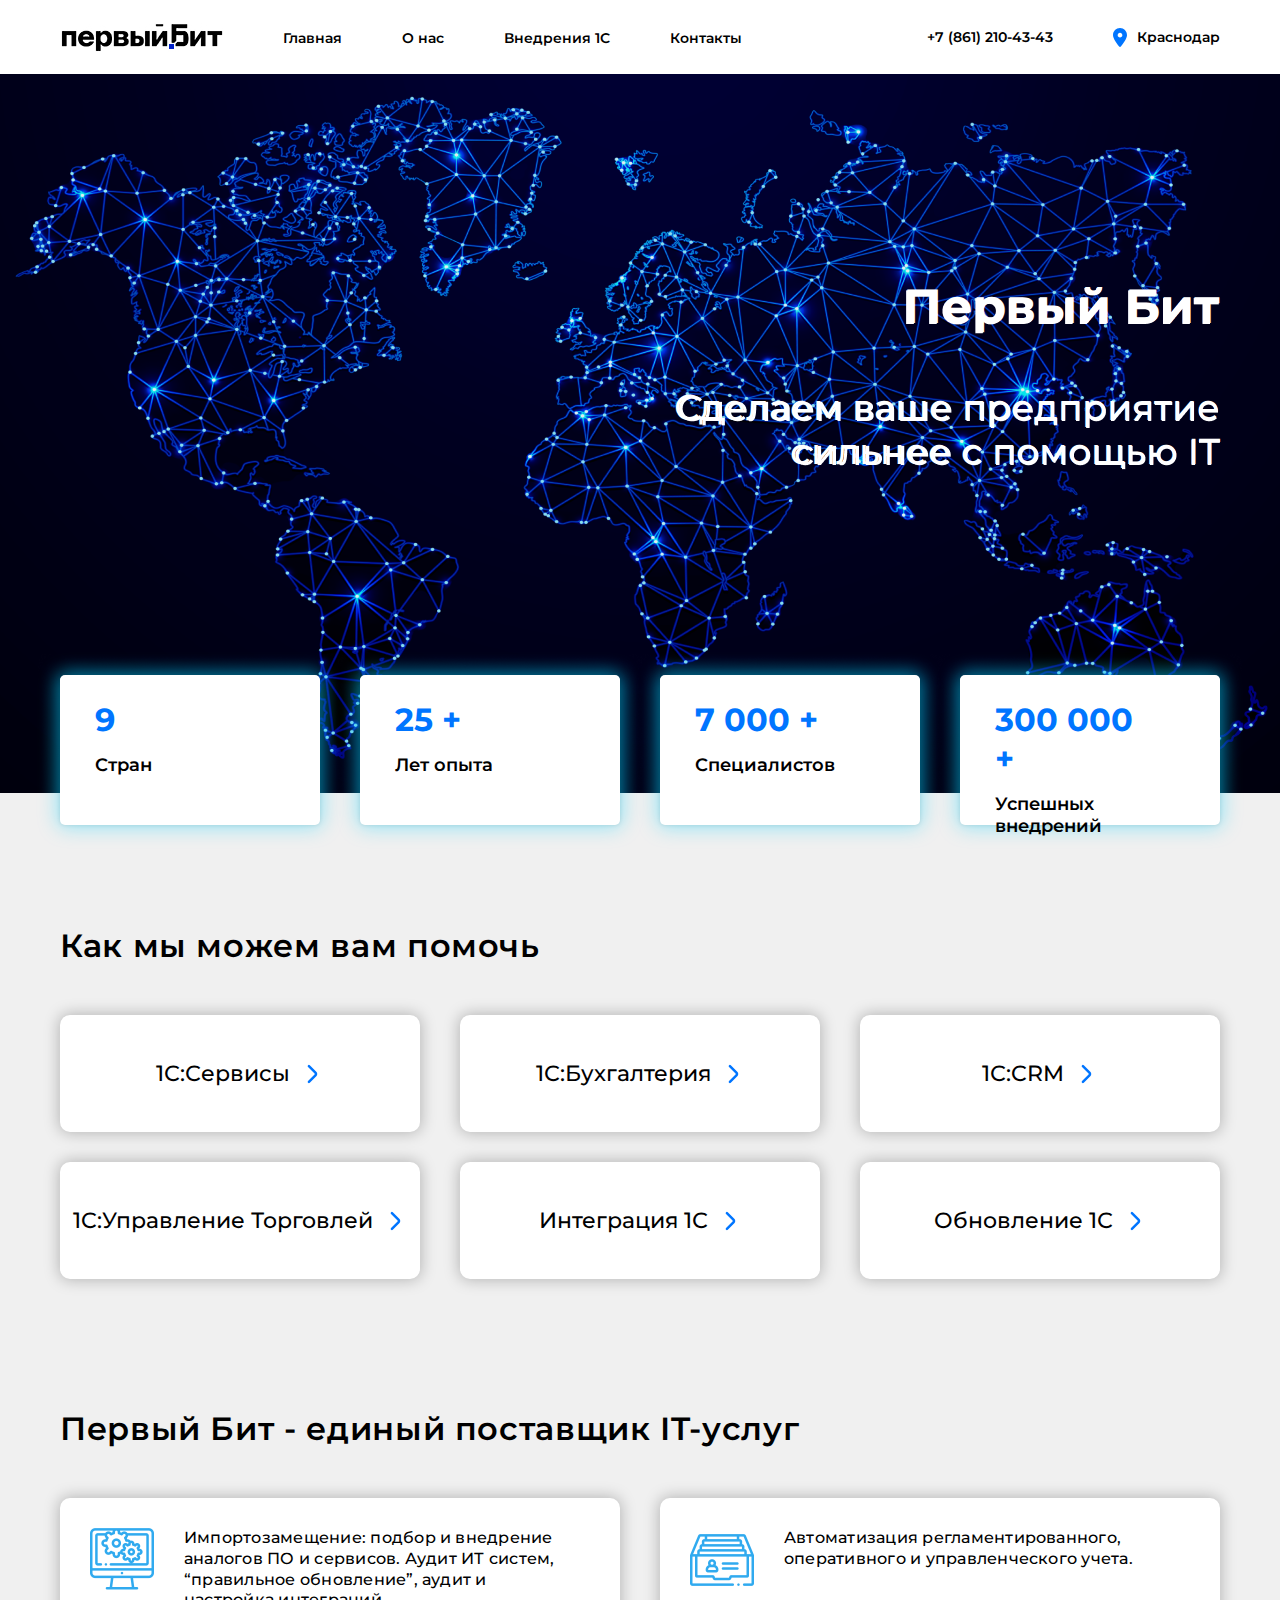
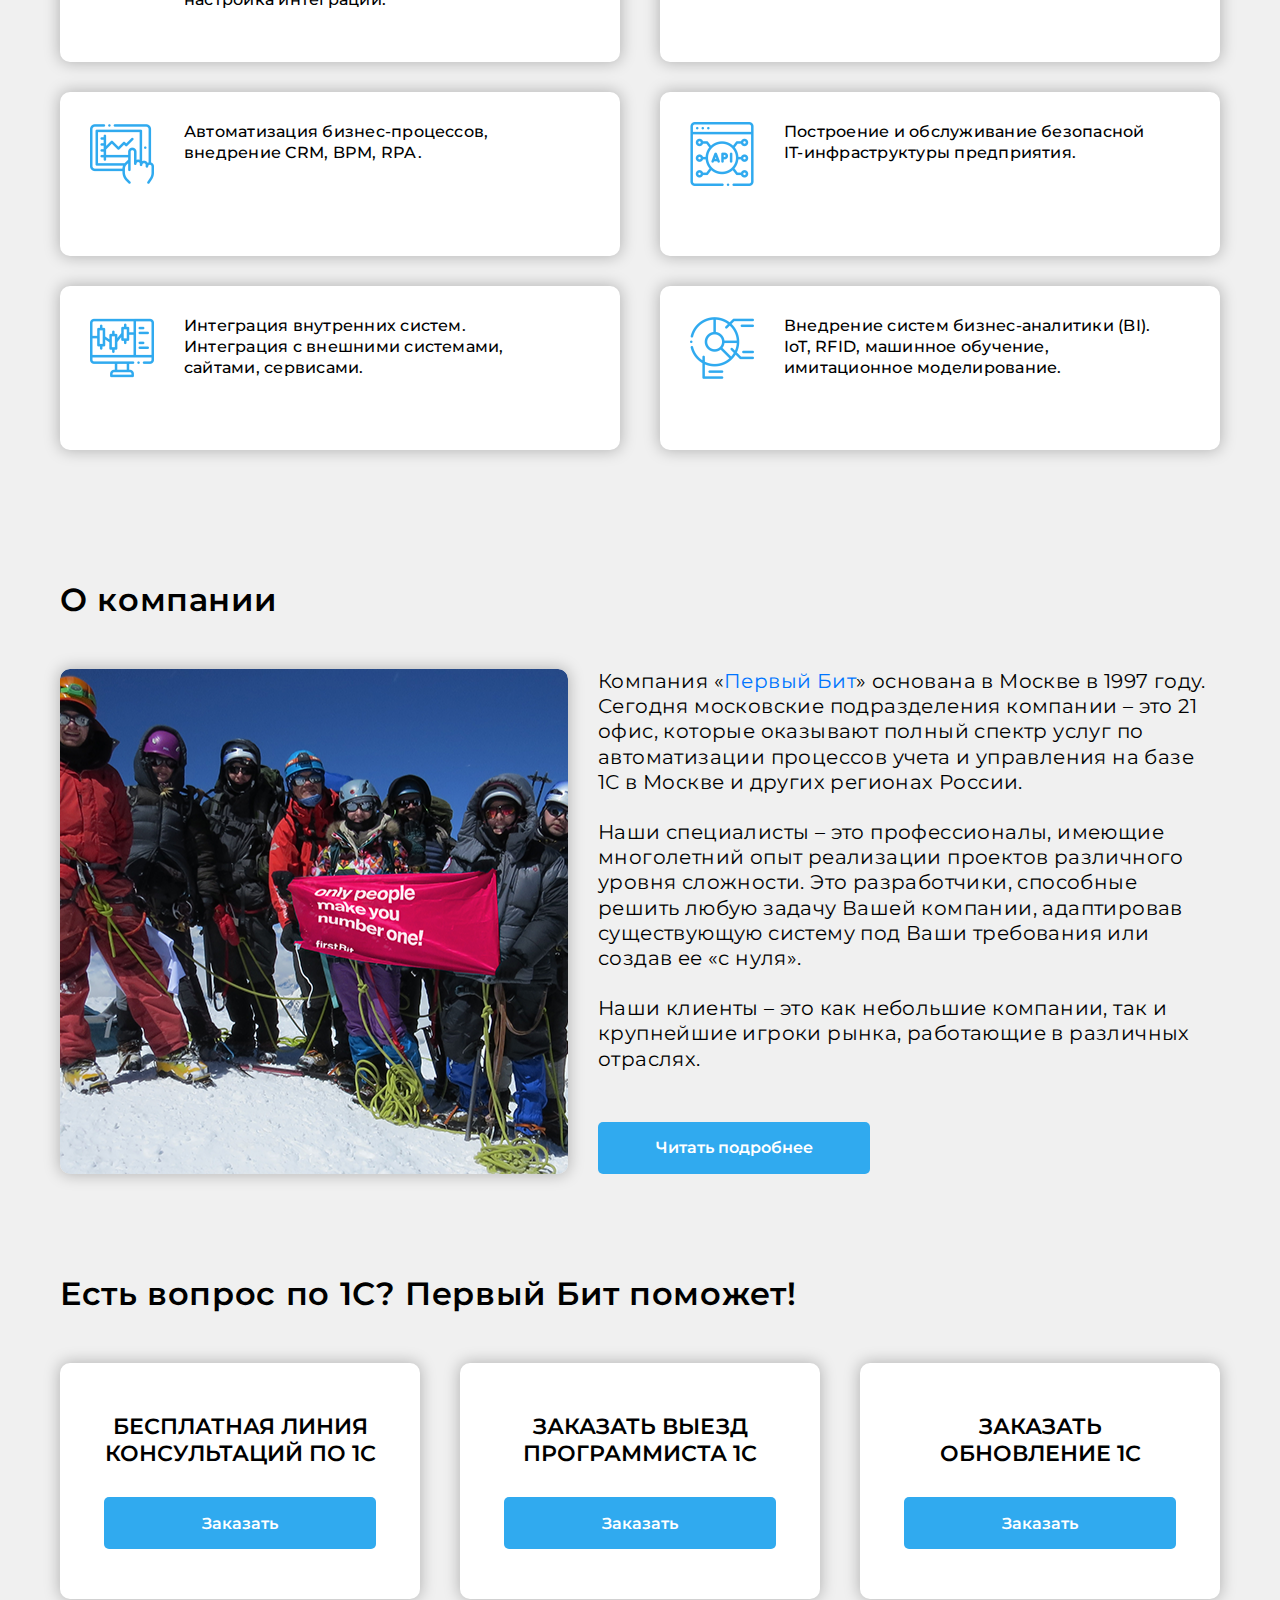
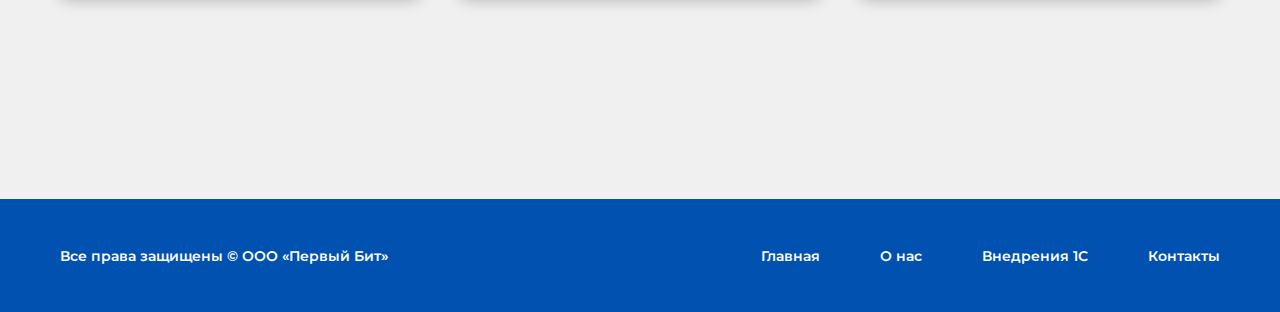
<file: index.html>
<!DOCTYPE html>
<html lang="ru">

<head>
    <meta charset="UTF-8">
    <meta name="viewport" content="width=device-width, initial-scale=1.0">
    <link rel="stylesheet" href="style.css">
    <link rel="preconnect" href="https://fonts.googleapis.com">
    <link rel="preconnect" href="https://fonts.gstatic.com" crossorigin>
    <link href="https://fonts.googleapis.com/css2?family=Montserrat:wght@400;500;600;700&display=swap" rel="stylesheet">
    <title>Первый Бит</title>
</head>

<body>
    <header>
        <div class="header-info wrap">
            <nav class="header-info-cont">
                <img src="img/logo-icon.svg" alt="">
                <ul class="header-link">
                    <li><a href="index.html">Главная</a></li>
                    <li><a href="about-us.html">О нас</a></li>
                    <li><a href="introduction.html">Внедрения 1С</a></li>
                    <li><a href="contact.html">Контакты</a></li>
                </ul>
            </nav>
            <div class="header-button">
                <a href="tel:+78612104343">+7 (861) 210-43-43</a>
                <div class="location">
                    <img src="img/location-icon.svg" alt="">
                    <p>Краснодар</p>
                </div>
            </div>
        </div>
    </header>
    <section class="main">
        <div class="main-bg">
            <div class="main-bg-content wrap">
                <div class="main-bg-cont-text">
                    <p class="main-bg-title">Первый Бит</p>
                    <p class="main-bg-p">Сделаем ваше предприятие сильнее с помощью IT</p>
                </div>
                <div class="main-bg-cont-card">
                    <div class="main-bg-card">
                        <p class="cain-bg-card-title">9</p>
                        <p>Стран</p>
                    </div>
                    <div class="main-bg-card">
                        <p class="cain-bg-card-title">25 +</p>
                        <p>Лет опыта</p>
                    </div>
                    <div class="main-bg-card">
                        <p class="cain-bg-card-title">7 000 +</p>
                        <p>Специалистов</p>
                    </div>
                    <div class="main-bg-card">
                        <p class="cain-bg-card-title">300 000 +</p>
                        <p>Успешных внедрений</p>
                    </div>
                </div>
            </div>
        </div>
        <div class="main-help-content wrap">
            <div class="title">Как мы можем вам помочь</div>
            <div class="main-help-cont-cards">
                <div class="main-help-card" onclick="document.location='service.html'">
                    <p>1С:Сервисы</p>
                    <img src="img/arrowright.svg" alt="">
                </div>
                <div class="main-help-card" onclick="document.location='accounting.html'">
                    <p>1С:Бухгалтерия</p>
                    <img src="img/arrowright.svg" alt="">
                </div>
                <div class="main-help-card" onclick="document.location='crm.html'">
                    <p>1С:CRM</p>
                    <img src="img/arrowright.svg" alt="">
                </div>
                <div class="main-help-card" onclick="document.location='management.html'">
                    <p>1C:Управление Торговлей</p>
                    <img src="img/arrowright.svg" alt="">
                </div>
                <div class="main-help-card" onclick="document.location='integration.html'">
                    <p>Интеграция 1С</p>
                    <img src="img/arrowright.svg" alt="">
                </div>
                <div class="main-help-card" onclick="document.location='update.html'">
                    <p>Обновление 1С</p>
                    <img src="img/arrowright.svg" alt="">
                </div>
            </div>
        </div>
        <div class="main-provider-content wrap">
            <div class="title">Первый Бит - единый поставщик IT-услуг</div>
            <div class="main-prov-cont-cards">
                <div class="main-prov-card">
                    <img src="img/main-icon1.svg" alt="">
                    <p>Импортозамещение: подбор и внедрение аналогов ПО и сервисов. Аудит ИТ систем, “правильное
                        обновление”, аудит и настройка интеграций.</p>
                </div>
                <div class="main-prov-card">
                    <img src="img/main-icon2.svg" alt="">
                    <p>Автоматизация регламентированного, оперативного и управленческого учета.</p>
                </div>
                <div class="main-prov-card">
                    <img src="img/main-icon3.svg" alt="">
                    <p>Автоматизация бизнес-процессов, внедрение CRM, BPM, RPA.</p>
                </div>
                <div class="main-prov-card">
                    <img src="img/main-icon4.svg" alt="">
                    <p>Построение и обслуживание безопасной IT-инфраструктуры предприятия.</p>
                </div>
                <div class="main-prov-card">
                    <img src="img/main-icon5.svg" alt="">
                    <p>Интеграция внутренних систем. Интеграция с внешними системами, сайтами, сервисами.</p>
                </div>
                <div class="main-prov-card">
                    <img src="img/main-icon6.svg" alt="">
                    <p>Внедрение систем бизнес-аналитики (BI). IoT, RFID, машинное обучение, имитационное моделирование.
                    </p>
                </div>
            </div>
        </div>
        <div class="main-history-content wrap">
            <div class="title">О компании</div>
            <div class="main-hist-cont-cards">
                <div class="main-hist-photo">
                    <img src="img/main1.png" alt="">
                </div>
                <div class="main-hist-text">
                    <p>Компания «<font color="#0075FF">Первый Бит</font>» основана в Москве в 1997 году. Сегодня
                        московские подразделения компании – это 21 офис, которые оказывают полный спектр услуг по
                        автоматизации процессов учета и управления на базе 1С в Москве и других регионах России.</p>
                    <p>Наши специалисты – это профессионалы, имеющие многолетний опыт реализации проектов различного
                        уровня сложности. Это разработчики, способные решить любую задачу Вашей компании, адаптировав
                        существующую систему под Ваши требования или создав ее «с нуля».</p>
                    <p>Наши клиенты – это как небольшие компании, так и крупнейшие игроки рынка, работающие в различных
                        отраслях.</p>
                    <button onclick="document.location='about-us.html'">Читать подробнее</button>
                </div>
            </div>
        </div>
        <div class="main-support-content wrap">
            <div class="title">Есть вопрос по 1С? Первый Бит поможет!</div>
            <div class="main-supp-cont-cards">
                <div class="main-supp-card">
                    <p>БЕСПЛАТНАЯ ЛИНИЯ КОНСУЛЬТАЦИЙ ПО 1С</p>
                    <button class="js-open-modal" id="callback-button" data-modal="1">Заказать</button>
                </div>
                <div class="main-supp-card">
                    <p>ЗАКАЗАТЬ ВЫЕЗД ПРОГРАММИСТА 1С</p>
                    <button class="js-open-modal" id="callback-button" data-modal="1">Заказать</button>
                </div>
                <div class="main-supp-card">
                    <p>ЗАКАЗАТЬ ОБНОВЛЕНИЕ 1С</p>
                    <button class="js-open-modal" id="callback-button" data-modal="1">Заказать</button>
                </div>
            </div>

            <div class="modal" data-modal="1">
                <div class="modal__content">
                    <p class="modalwindow_title tlogin">Заказать консультацию</p>
                    <input type="text" name="" id="" class="ilogin" placeholder="Ваше имя">
                    <input type="text" name="" id="" class="ilogin" placeholder="Ваш Email">
                    <input type="tel" name="Tel" id="tel" value="+7" class="ilogin">
                    <button class="modal-avto">Заказать</button>
                </div>
            </div>
            <div class="overlay js-overlay-modal"></div>

        </div>
    </section>
    <footer>
        <div class="footer-info wrap">
            <p>Все права защищены © ООО «Первый Бит»</p>
            <nav class="footer-info-cont">
                <ul class="footer-link">
                    <li><a href="index.html">Главная</a></li>
                    <li><a href="about-us.html">О нас</a></li>
                    <li><a href="introduction.html">Внедрения 1С</a></li>
                    <li><a href="contact.html">Контакты</a></li>
                </ul>
            </nav>
        </div>
    </footer>

    <script src="js/modal-auto.js"></script>
</body>

</html>
</file>
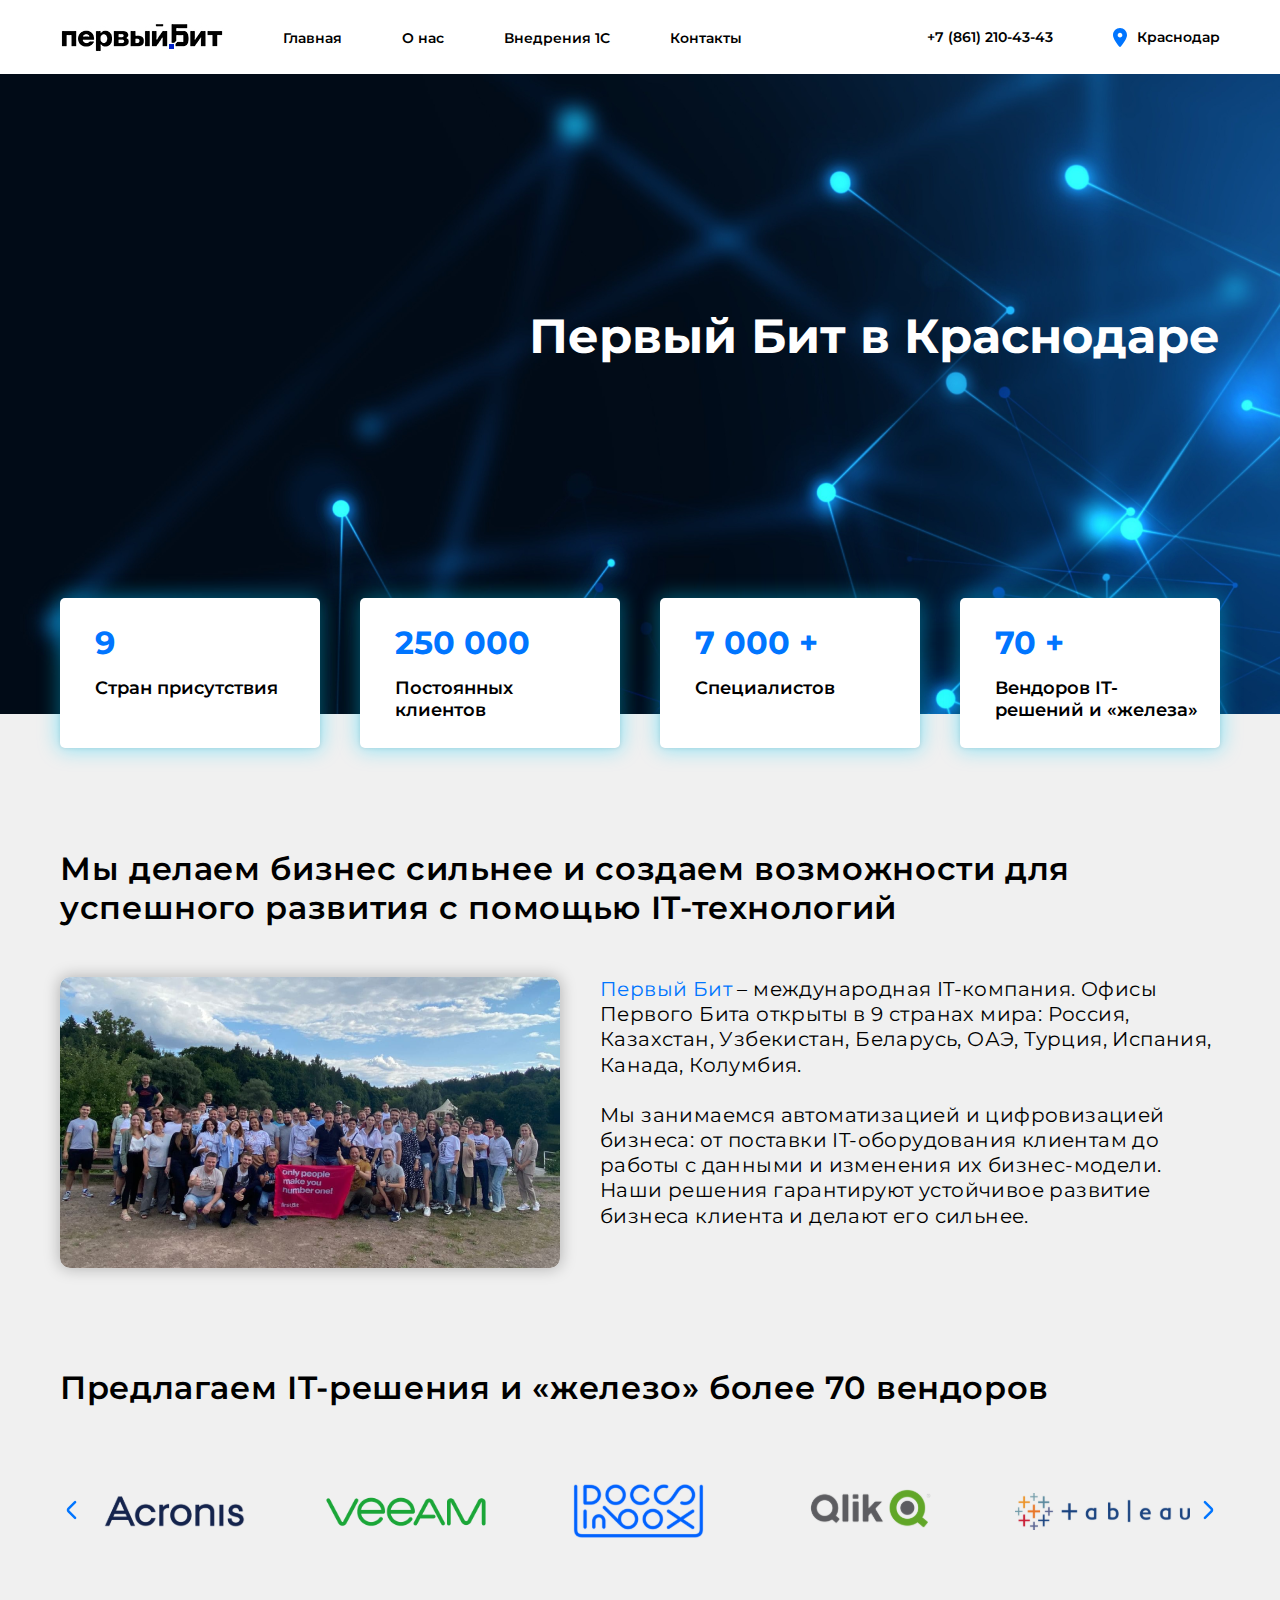
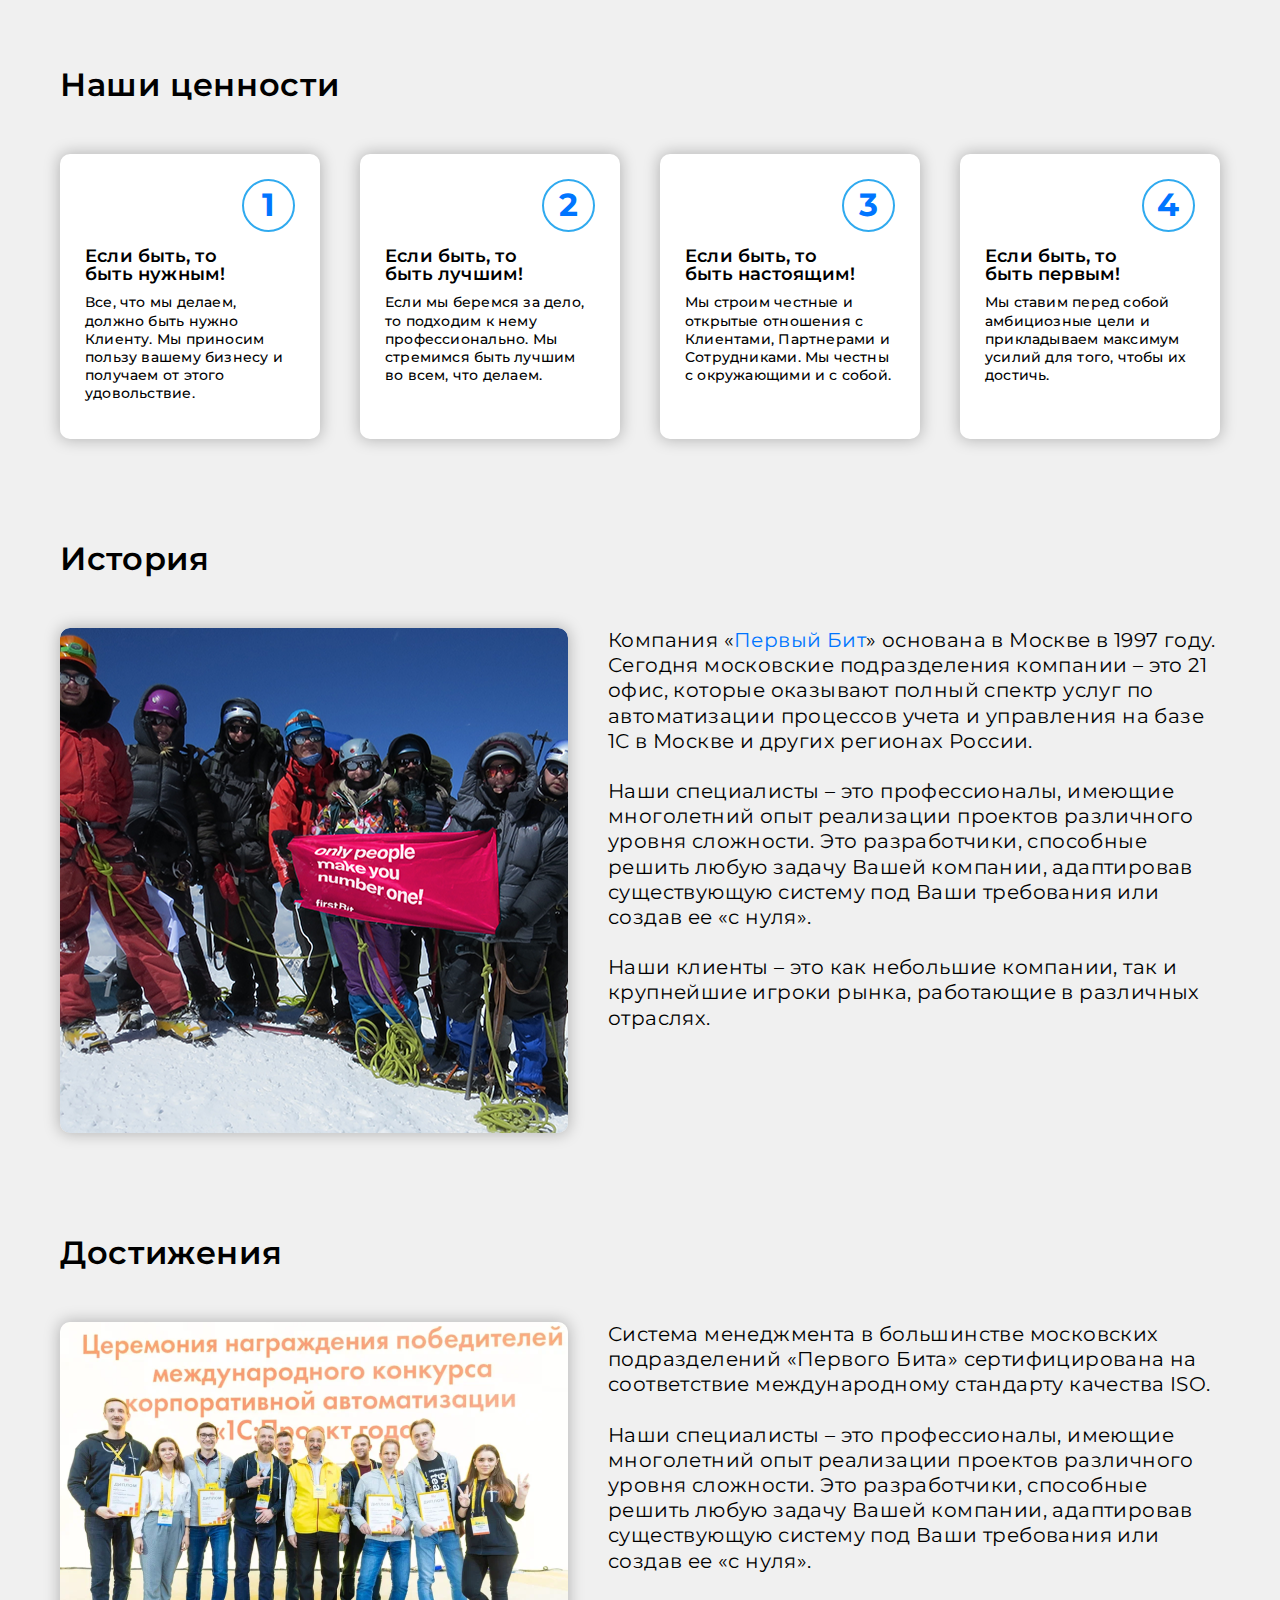
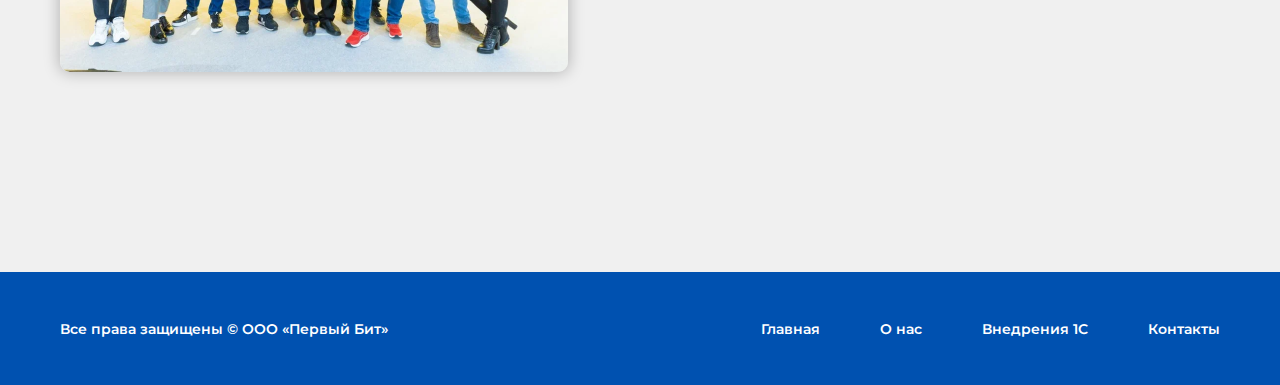
<file: about-us.html>
<!DOCTYPE html>
<html lang="ru">

<head>
    <meta charset="UTF-8">
    <meta name="viewport" content="width=device-width, initial-scale=1.0">
    <link rel="stylesheet" href="style.css">

    <link rel="stylesheet" href="slider/swiper-bundle.min.css">

    <link rel="preconnect" href="https://fonts.googleapis.com">
    <link rel="preconnect" href="https://fonts.gstatic.com" crossorigin>
    <link href="https://fonts.googleapis.com/css2?family=Montserrat:wght@400;500;600;700&display=swap" rel="stylesheet">
    <title>О Нас</title>
</head>

<body>
    <header>
        <div class="header-info wrap">
            <nav class="header-info-cont">
                <img src="img/logo-icon.svg" alt="">
                <ul class="header-link">
                    <li><a href="index.html">Главная</a></li>
                    <li><a href="about-us.html">О нас</a></li>
                    <li><a href="introduction.html">Внедрения 1С</a></li>
                    <li><a href="contact.html">Контакты</a></li>
                </ul>
            </nav>
            <div class="header-button">
                <a href="tel:+78612104343">+7 (861) 210-43-43</a>
                <div class="location">
                    <img src="img/location-icon.svg" alt="">
                    <p>Краснодар</p>
                </div>
            </div>
        </div>
    </header>
    <section class="about">
        <div class="about-bg">
            <div class="about-bg-content wrap">
                <div class="about-bg-cont-text">
                    <p class="about-bg-title">Первый Бит в Краснодаре</p>
                </div>
                <div class="about-bg-cont-card">
                    <div class="about-bg-card">
                        <p class="about-bg-card-title">9</p>
                        <p>Стран присутствия</p>
                    </div>
                    <div class="about-bg-card" style="padding-right: 60px;">
                        <p class="about-bg-card-title">250 000</p>
                        <p>Постоянных клиентов</p>
                    </div>
                    <div class="about-bg-card">
                        <p class="about-bg-card-title">7 000 +</p>
                        <p>Специалистов</p>
                    </div>
                    <div class="about-bg-card">
                        <p class="about-bg-card-title">70 +</p>
                        <p>Вендоров IT-решений и «железа»</p>
                    </div>
                </div>
            </div>
        </div>
        <div class="about-one-content wrap">
            <div class="title">Мы делаем бизнес сильнее и создаем возможности для успешного развития с помощью
                IT-технологий</div>
            <div class="about-one-cont">
                <div class="about-one-photo">
                    <img src="img/about1.png" alt="">
                </div>
                <div class="about-one-text">
                    <p>
                        <font color="#0075FF">Первый Бит</font> – международная IT-компания. Офисы Первого Бита открыты
                        в 9 странах мира: Россия,
                        Казахстан, Узбекистан, Беларусь, ОАЭ, Турция, Испания, Канада, Колумбия.
                    </p>
                    <p>Мы занимаемся автоматизацией и цифровизацией бизнеса: от поставки IT-оборудования клиентам до
                        работы с данными и изменения их бизнес-модели. Наши решения гарантируют устойчивое развитие
                        бизнеса клиента и делают его сильнее.</p>
                </div>
            </div>
        </div>
        <div class="about-slider wrap">
            <div class="title">Предлагаем IT-решения и «железо» более 70 вендоров</div>
            <div class="about-slider-content">
                <div class="sliders-content swiper mySwiper">
                    <div class="sliders-swiper swiper-wrapper">
                        <div class="sliders-card swiper-slide">
                            <img src="img/about-logo1.svg" alt="">
                        </div>
                        <div class="sliders-card swiper-slide">
                            <img src="img/about-logo2.svg" alt="">
                        </div>
                        <div class="sliders-card swiper-slide">
                            <img src="img/about-logo3.svg" alt="">
                        </div>
                        <div class="sliders-card swiper-slide">
                            <img src="img/about-logo4.svg" alt="">
                        </div>
                        <div class="sliders-card swiper-slide">
                            <img src="img/about-logo5.svg" alt="">
                        </div>
                    </div>
                </div>
                <div class="auto-slider__prev swiper-button-prev">
                </div>
                <div class="auto-slider__next swiper-button-next">
                </div>
            </div>
        </div>
        <div class="about-stage-content wrap">
            <div class="title">Наши ценности</div>
            <div class="about-stage-cont-cards">
                <div class="about-stage-card">
                    <div class="nimber">
                         <div class="stage-number">1</div>
                    </div>
                    <div class="stage-text">
                        <p class="stage-title">Если быть, то быть нужным!</p>
                        <p>Все, что мы делаем, должно быть нужно Клиенту. Мы приносим пользу вашему бизнесу и получаем
                            от этого удовольствие.</p>
                    </div>
                </div>
                <div class="about-stage-card">
                    <div class="nimber">
                        <div class="stage-number">2</div>
                   </div>
                    <div class="stage-text">
                        <p class="stage-title">Если быть, то быть лучшим!</p>
                        <p>Если мы беремся за дело, то подходим к нему профессионально. Мы стремимся быть лучшим во
                            всем, что делаем.</p>
                    </div>
                </div>
                <div class="about-stage-card">
                    <div class="nimber">
                        <div class="stage-number">3</div>
                   </div>
                    <div class="stage-text">
                        <p class="stage-title">Если быть, то быть настоящим!</p>
                        <p>Мы строим честные и открытые отношения с Клиентами, Партнерами и Сотрудниками. Мы честны с
                            окружающими и с собой.</p>
                    </div>
                </div>
                <div class="about-stage-card">
                    <div class="nimber">
                        <div class="stage-number">4</div>
                   </div>
                    <div class="stage-text">
                        <p class="stage-title">Если быть, то быть первым!</p>
                        <p>Мы ставим перед собой амбициозные цели и прикладываем максимум усилий для того, чтобы их
                            достичь.</p>
                    </div>
                </div>
            </div>
        </div>
        <div class="about-two-content wrap">
            <div class="title">История</div>
            <div class="about-two-cont">
                <div class="about-two-photo">
                    <img src="img/about2.png" alt="">
                </div>
                <div class="about-two-text">
                    <p>
                        Компания «<font color="#0075FF">Первый Бит</font>» основана в Москве в 1997 году. Сегодня
                        московские подразделения компании – это 21 офис, которые оказывают полный спектр услуг по
                        автоматизации процессов учета и управления на базе 1С в Москве и других регионах России.
                    </p>
                    <p>Наши специалисты – это профессионалы, имеющие многолетний опыт реализации проектов различного
                        уровня сложности. Это разработчики, способные решить любую задачу Вашей компании, адаптировав
                        существующую систему под Ваши требования или создав ее «с нуля».</p>
                    <p>Наши клиенты – это как небольшие компании, так и крупнейшие игроки рынка, работающие в различных
                        отраслях.</p>
                </div>
            </div>
        </div>
        <div class="about-three-content wrap">
            <div class="title">Достижения</div>
            <div class="about-three-cont">
                <div class="about-three-photo">
                    <img src="img/about3.png" alt="">
                </div>
                <div class="about-three-text">
                    <p>Система менеджмента в большинстве московских подразделений «Первого Бита» сертифицирована на
                        соответствие международному стандарту качества ISO.</p>
                    <p>Наши специалисты – это профессионалы, имеющие многолетний опыт реализации проектов различного
                        уровня сложности. Это разработчики, способные решить любую задачу Вашей компании, адаптировав
                        существующую систему под Ваши требования или создав ее «с нуля».</p>
                </div>
            </div>
        </div>
    </section>
    <footer>
        <div class="footer-info wrap">
            <p>Все права защищены © ООО «Первый Бит»</p>
            <nav class="footer-info-cont">
                <ul class="footer-link">
                    <li><a href="index.html">Главная</a></li>
                    <li><a href="about-us.html">О нас</a></li>
                    <li><a href="introduction.html">Внедрения 1С</a></li>
                    <li><a href="contact.html">Контакты</a></li>
                </ul>
            </nav>
        </div>
    </footer>

    <script src="https://cdn.jsdelivr.net/npm/swiper@9/swiper-bundle.min.js"></script>
    <script src="js/slider.js"></script>
</body>

</html>
</file>
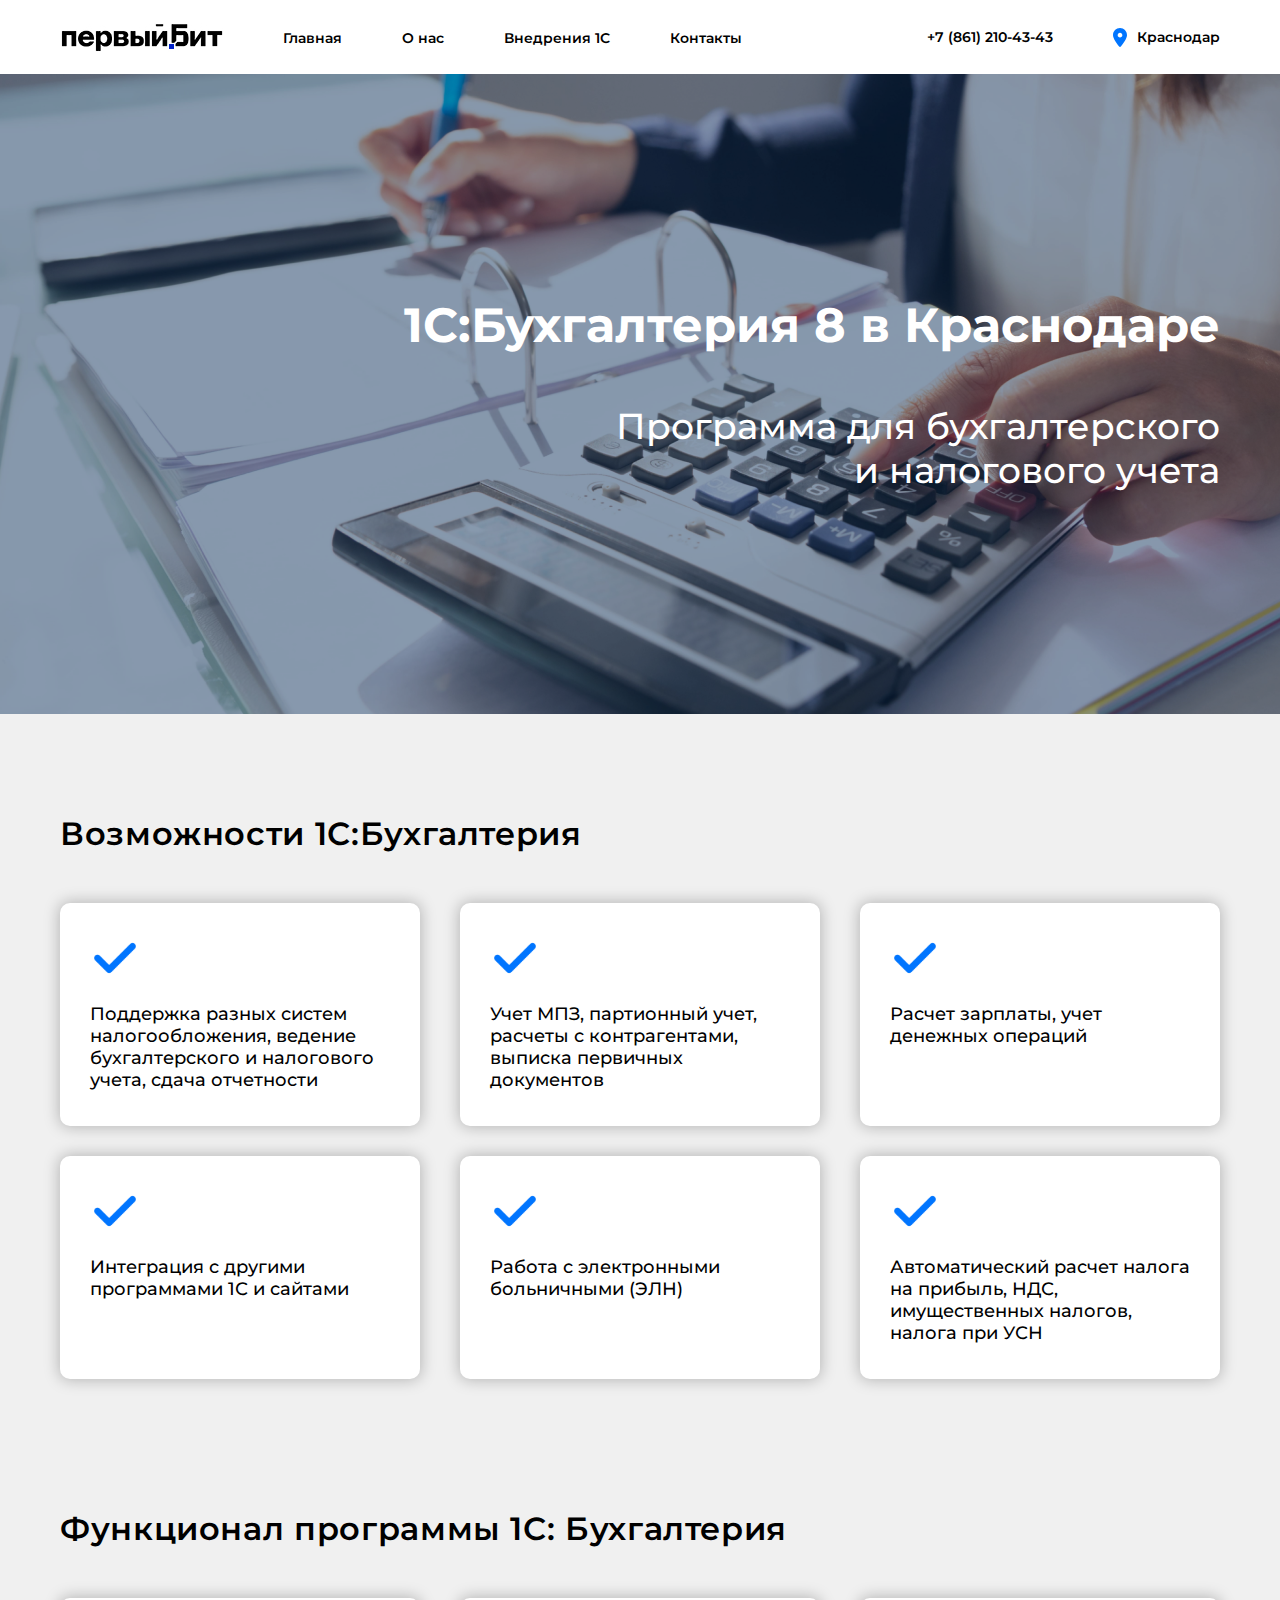
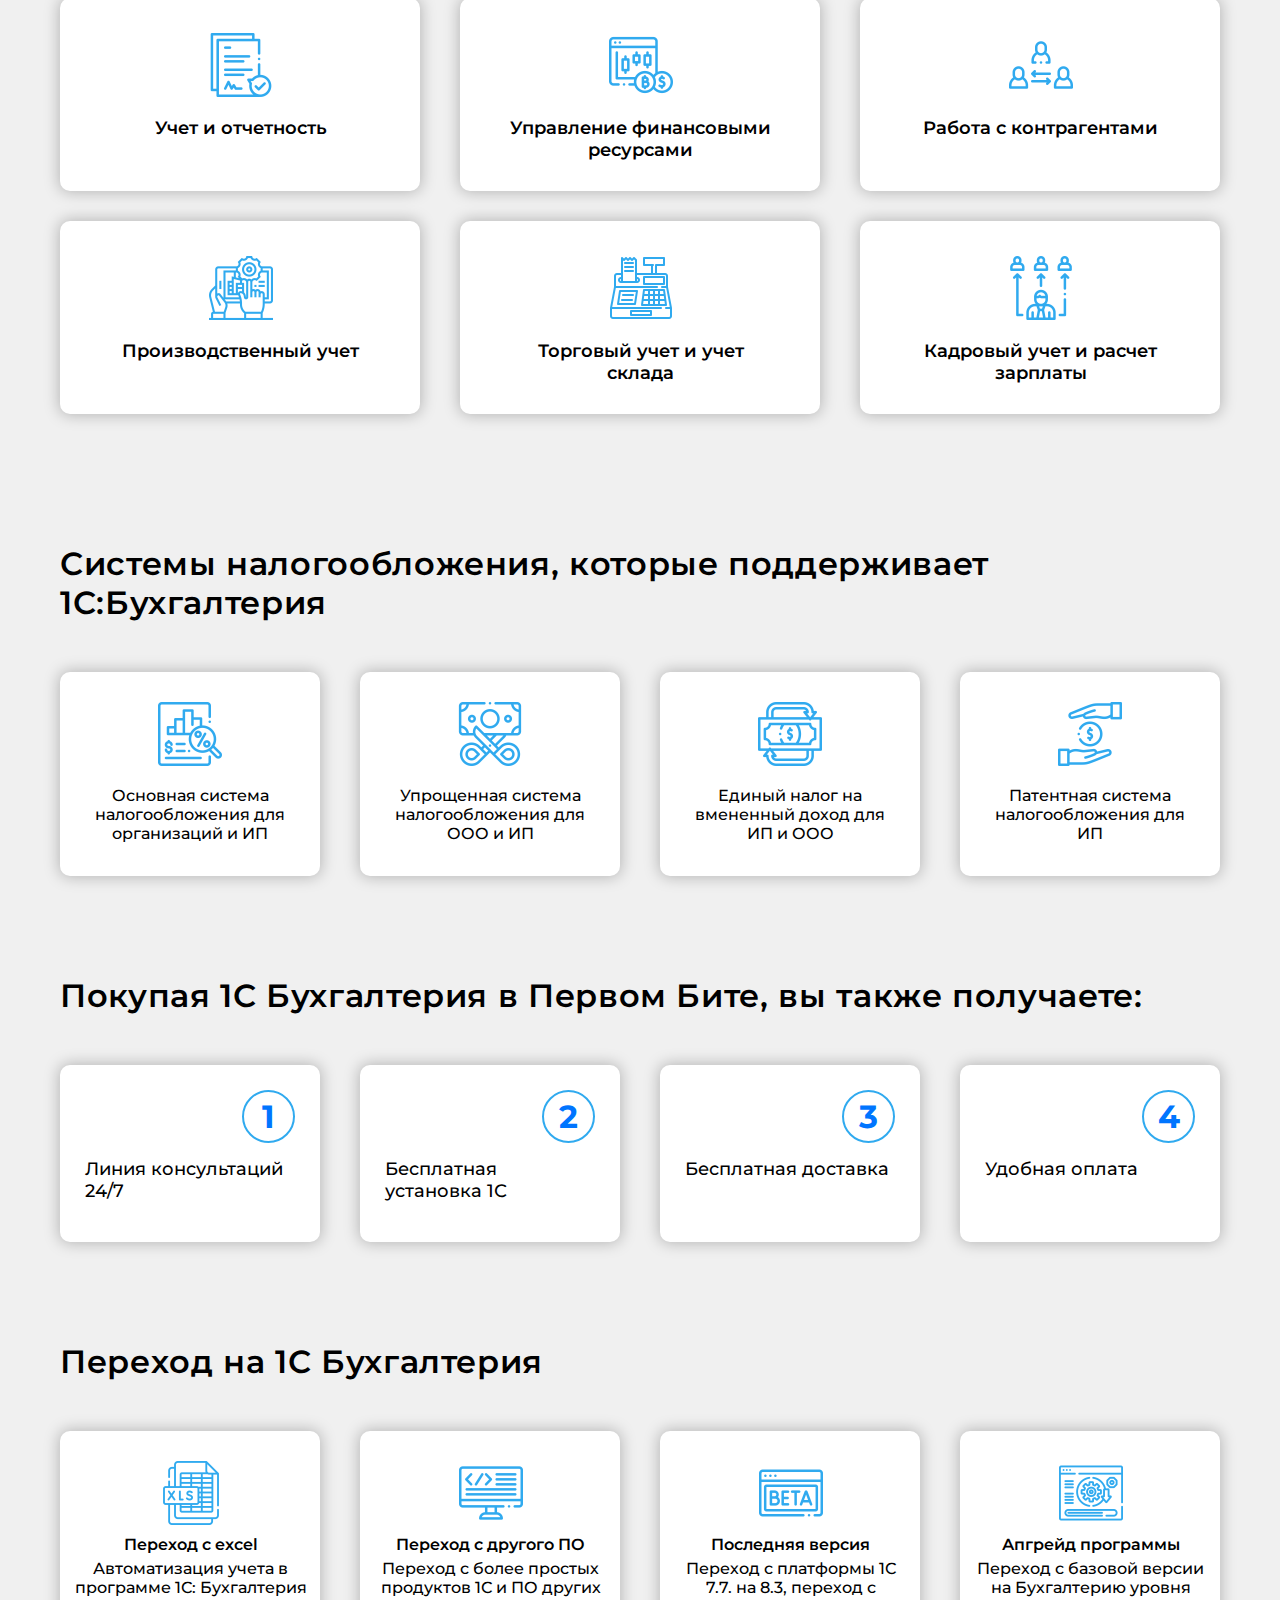
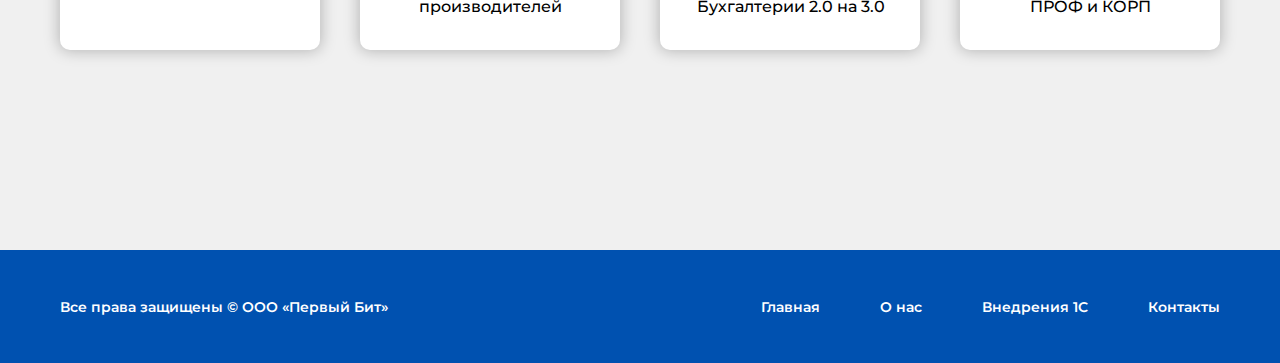
<file: accounting.html>
<!DOCTYPE html>
<html lang="ru">

<head>
    <meta charset="UTF-8">
    <meta name="viewport" content="width=device-width, initial-scale=1.0">
    <link rel="stylesheet" href="style.css">
    <link rel="preconnect" href="https://fonts.googleapis.com">
    <link rel="preconnect" href="https://fonts.gstatic.com" crossorigin>
    <link href="https://fonts.googleapis.com/css2?family=Montserrat:wght@400;500;600;700&display=swap" rel="stylesheet">
    <title>1С:Бухгалтерия 8 в Краснодаре</title>
</head>

<body>
    <header>
        <div class="header-info wrap">
            <nav class="header-info-cont">
                <img src="img/logo-icon.svg" alt="">
                <ul class="header-link">
                    <li><a href="index.html">Главная</a></li>
                    <li><a href="about-us.html">О нас</a></li>
                    <li><a href="introduction.html">Внедрения 1С</a></li>
                    <li><a href="contact.html">Контакты</a></li>
                </ul>
            </nav>
            <div class="header-button">
                <a href="tel:+78612104343">+7 (861) 210-43-43</a>
                <div class="location">
                    <img src="img/location-icon.svg" alt="">
                    <p>Краснодар</p>
                </div>
            </div>
        </div>
    </header>
    <section class="accounting">
        <div class="accounting-bg">
            <div class="accounting-bg-text wrap">
                <p class="accounting-bg-title">1С:Бухгалтерия 8 в Краснодаре</p>
                <p class="accounting-bg-p">Программа для бухгалтерского и налогового учета</p>
            </div>
        </div>
        <div class="accounting-opportunities-content wrap">
            <div class="title">Возможности 1С:Бухгалтерия</div>
            <div class="accountint-opp-cont-cards">
                <div class="accounting-opp-card">
                    <img src="img/checkbox.svg" alt="">
                    <p>Поддержка разных систем налогообложения, ведение бухгалтерского и налогового учета, сдача
                        отчетности</p>
                </div>
                <div class="accounting-opp-card">
                    <img src="img/checkbox.svg" alt="">
                    <p>Учет МПЗ, партионный учет, расчеты с контрагентами, выписка первичных документов</p>
                </div>
                <div class="accounting-opp-card">
                    <img src="img/checkbox.svg" alt="">
                    <p>Расчет зарплаты, учет денежных операций</p>
                </div>
                <div class="accounting-opp-card">
                    <img src="img/checkbox.svg" alt="">
                    <p>Интеграция с другими программами 1С и сайтами</p>
                </div>
                <div class="accounting-opp-card">
                    <img src="img/checkbox.svg" alt="">
                    <p>Работа с электронными больничными (ЭЛН)</p>
                </div>
                <div class="accounting-opp-card">
                    <img src="img/checkbox.svg" alt="">
                    <p>Автоматический расчет налога на прибыль, НДС, имущественных налогов, налога при УСН</p>
                </div>
            </div>
        </div>
        <div class="accounting-functional-content wrap">
            <div class="title">Функционал программы 1С: Бухгалтерия</div>
            <div class="accounting-fun-cont-cards">
                <div class="accounting-fun-card">
                    <img src="img/accounting-icon1.svg" alt="">
                    <p>Учет и отчетность</p>
                </div>
                <div class="accounting-fun-card">
                    <img src="img/accounting-icon2.svg" alt="">
                    <p>Управление финансовыми ресурсами</p>
                </div>
                <div class="accounting-fun-card">
                    <img src="img/accounting-icon3.svg" alt="">
                    <p>Работа с контрагентами</p>
                </div>
                <div class="accounting-fun-card">
                    <img src="img/accounting-icon4.svg" alt="">
                    <p>Производственный учет</p>
                </div>
                <div class="accounting-fun-card">
                    <img src="img/accounting-icon5.svg" alt="">
                    <p>Торговый учет и учет склада</p>
                </div>
                <div class="accounting-fun-card">
                    <img src="img/accounting-icon6.svg" alt="">
                    <p>Кадровый учет и расчет зарплаты</p>
                </div>
            </div>
        </div>
        <div class="accounting-system-content wrap">
            <div class="title">Системы налогообложения, которые поддерживает 1С:Бухгалтерия</div>
            <div class="accounting-sys-cont-cards">
                <div class="accounting-sys-card">
                    <img src="img/accounting-icon7.svg" alt="">
                    <p>Основная система налогообложения для организаций и ИП</p>
                </div>
                <div class="accounting-sys-card">
                    <img src="img/accounting-icon8.svg" alt="">
                    <p>Упрощенная система налогообложения для ООО и ИП</p>
                </div>
                <div class="accounting-sys-card">
                    <img src="img/accounting-icon9.svg" alt="">
                    <p>Единый налог на вмененный доход для ИП и ООО</p>
                </div>
                <div class="accounting-sys-card">
                    <img src="img/accounting-icon10.svg" alt="">
                    <p>Патентная система налогообложения для ИП</p>
                </div>
            </div>
        </div>
        <div class="accounting-bonus-content wrap">
            <div class="title">Покупая 1С Бухгалтерия в Первом Бите, вы также получаете:</div>
            <div class="accounting-bonus-cont-cards">
                <div class="accounting-bonus-card">
                    <div class="nimber">
                        <div class="stage-number">1</div>
                    </div>
                    <p>Линия консультаций 24/7</p>
                </div>
                <div class="accounting-bonus-card">
                    <div class="nimber">
                        <div class="stage-number">2</div>
                    </div>
                    <p>Бесплатная установка 1С</p>
                </div>
                <div class="accounting-bonus-card">
                    <div class="nimber">
                        <div class="stage-number">3</div>
                    </div>
                    <p>Бесплатная доставка</p>
                </div>
                <div class="accounting-bonus-card">
                    <div class="nimber">
                        <div class="stage-number">4</div>
                    </div>
                    <p>Удобная оплата</p>
                </div>
            </div>
        </div>
        <div class="accounting-transition-content wrap">
            <div class="title">Переход на 1С Бухгалтерия</div>
            <div class="accounting-trans-cont-cards">
                <div class="accounting-trans-card">
                    <img src="img/accounting-icon11.svg" alt="">
                    <p class="trans-title">Переход с excel</p>
                    <p>Автоматизация учета в программе 1С: Бухгалтерия</p>
                </div>
                <div class="accounting-trans-card">
                    <img src="img/accounting-icon12.svg" alt="">
                    <p class="trans-title">Переход с другого ПО</p>
                    <p>Переход с более простых продуктов 1С и ПО других производителей</p>
                </div>
                <div class="accounting-trans-card">
                    <img src="img/accounting-icon13.svg" alt="">
                    <p class="trans-title">Последняя версия</p>
                    <p>Переход с платформы 1С 7.7. на 8.3, переход с Бухгалтерии 2.0 на 3.0</p>
                </div>
                <div class="accounting-trans-card">
                    <img src="img/accounting-icon14.svg" alt="">
                    <p class="trans-title">Апгрейд программы</p>
                    <p>Переход с базовой версии на Бухгалтерию уровня ПРОФ и КОРП</p>
                </div>
            </div>
        </div>
    </section>
    <footer>
        <div class="footer-info wrap">
            <p>Все права защищены © ООО «Первый Бит»</p>
            <nav class="footer-info-cont">
                <ul class="footer-link">
                    <li><a href="index.html">Главная</a></li>
                    <li><a href="about-us.html">О нас</a></li>
                    <li><a href="introduction.html">Внедрения 1С</a></li>
                    <li><a href="contact.html">Контакты</a></li>
                </ul>
            </nav>
        </div>
    </footer>
</body>

</html>
</file>
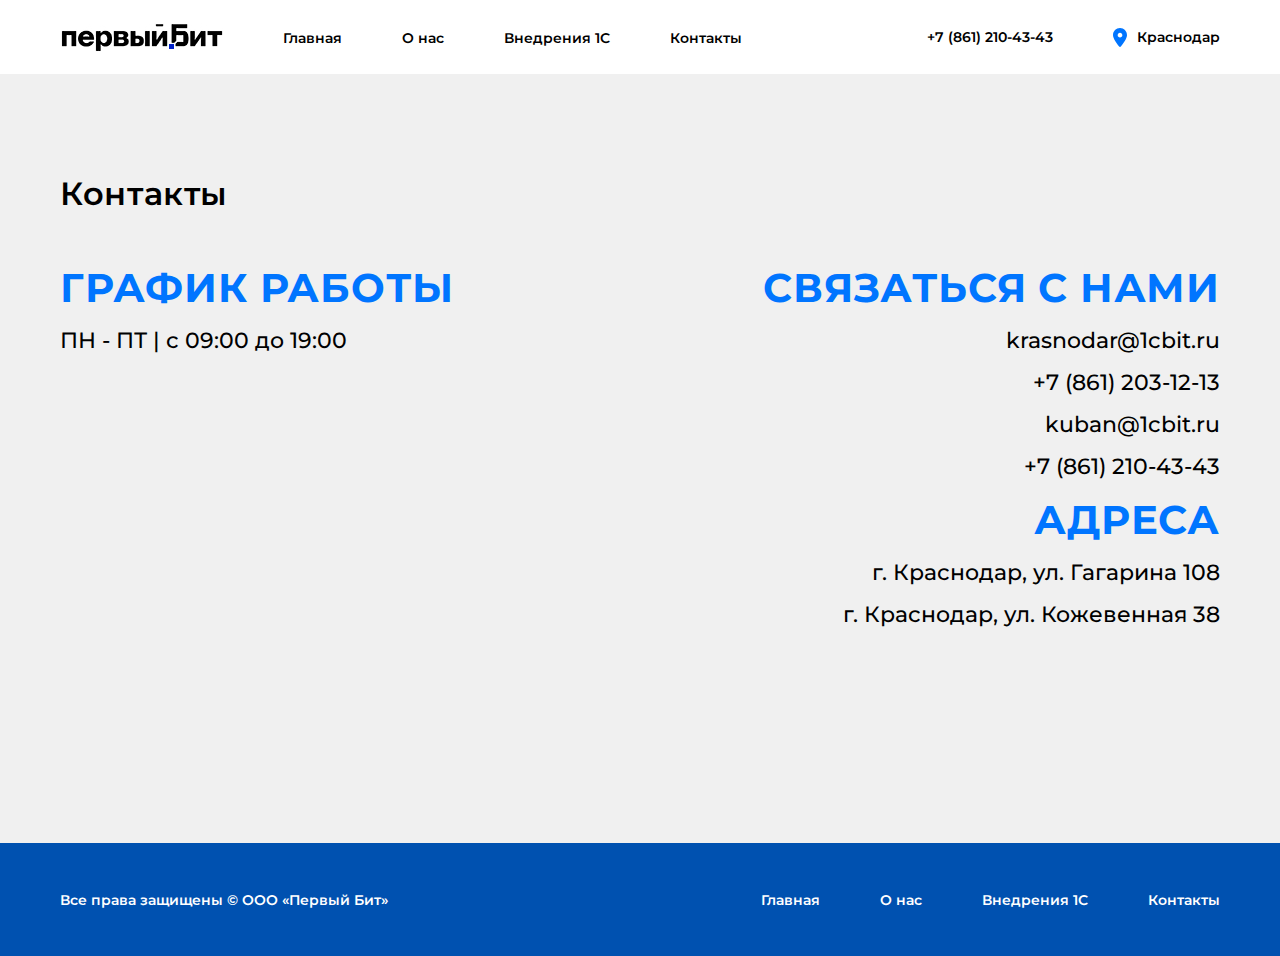
<file: contact.html>
<!DOCTYPE html>
<html lang="ru">

<head>
    <meta charset="UTF-8">
    <meta name="viewport" content="width=device-width, initial-scale=1.0">
    <link rel="stylesheet" href="style.css">
    <link rel="preconnect" href="https://fonts.googleapis.com">
    <link rel="preconnect" href="https://fonts.gstatic.com" crossorigin>
    <link href="https://fonts.googleapis.com/css2?family=Montserrat:wght@400;500;600;700&display=swap" rel="stylesheet">
    <title>Контакты</title>
</head>

<body>
    <header>
        <div class="header-info wrap">
            <nav class="header-info-cont">
                <img src="img/logo-icon.svg" alt="">
                <ul class="header-link">
                    <li><a href="index.html">Главная</a></li>
                    <li><a href="about-us.html">О нас</a></li>
                    <li><a href="introduction.html">Внедрения 1С</a></li>
                    <li><a href="contact.html">Контакты</a></li>
                </ul>
            </nav>
            <div class="header-button">
                <a href="tel:+78612104343">+7 (861) 210-43-43</a>
                <div class="location">
                    <img src="img/location-icon.svg" alt="">
                    <p>Краснодар</p>
                </div>
            </div>
        </div>
    </header>
    <section class="contact wrap">
        <div class="title">Контакты</div>
        <div class="contact-content">
            <div class="contact-cont-card">
                <div class="contact-text">
                    <p class="contact-title">ГРАФИК РАБОТЫ</p>
                    <p>ПН - ПТ | с 09:00 до 19:00</p>
                </div>
                <div class="contact-map">
                    <script type="text/javascript" charset="utf-8" async
                        src="https://api-maps.yandex.ru/services/constructor/1.0/js/?um=constructor%3Ab3821a14286cd1b2d34ba29dff0638b7cdcd0968f9cd0b5fcd2bb636650f1d69&amp;width=700&amp;height=464&amp;lang=ru_RU&amp;scroll=true"></script>
                </div>
            </div>
            <div class="contact-cont">
                <div class="contact-text">
                    <p class="contact-title">СВЯЗАТЬСЯ С НАМИ</p>
                    <a href="maillo:krasnodar@1cbit.ru">krasnodar@1cbit.ru</a>
                    <a href="tel:+78612031213">+7 (861) 203-12-13</a>
                    <a href="mailto:kuban@1cbit.ru">kuban@1cbit.ru</a>
                    <a href="tel:+78612104343">+7 (861) 210-43-43</a>
                </div>
                <div class="contact-text">
                    <p class="contact-title">АДРЕСА</p>
                    <p>г. Краснодар, ул. Гагарина 108</p>
                    <p>г. Краснодар, ул. Кожевенная 38</p>
                </div>
            </div>
        </div>
    </section>
    <footer>
        <div class="footer-info wrap">
            <p>Все права защищены © ООО «Первый Бит»</p>
            <nav class="footer-info-cont">
                <ul class="footer-link">
                    <li><a href="index.html">Главная</a></li>
                    <li><a href="about-us.html">О нас</a></li>
                    <li><a href="introduction.html">Внедрения 1С</a></li>
                    <li><a href="contact.html">Контакты</a></li>
                </ul>
            </nav>
        </div>
    </footer>
</body>

</html>
</file>
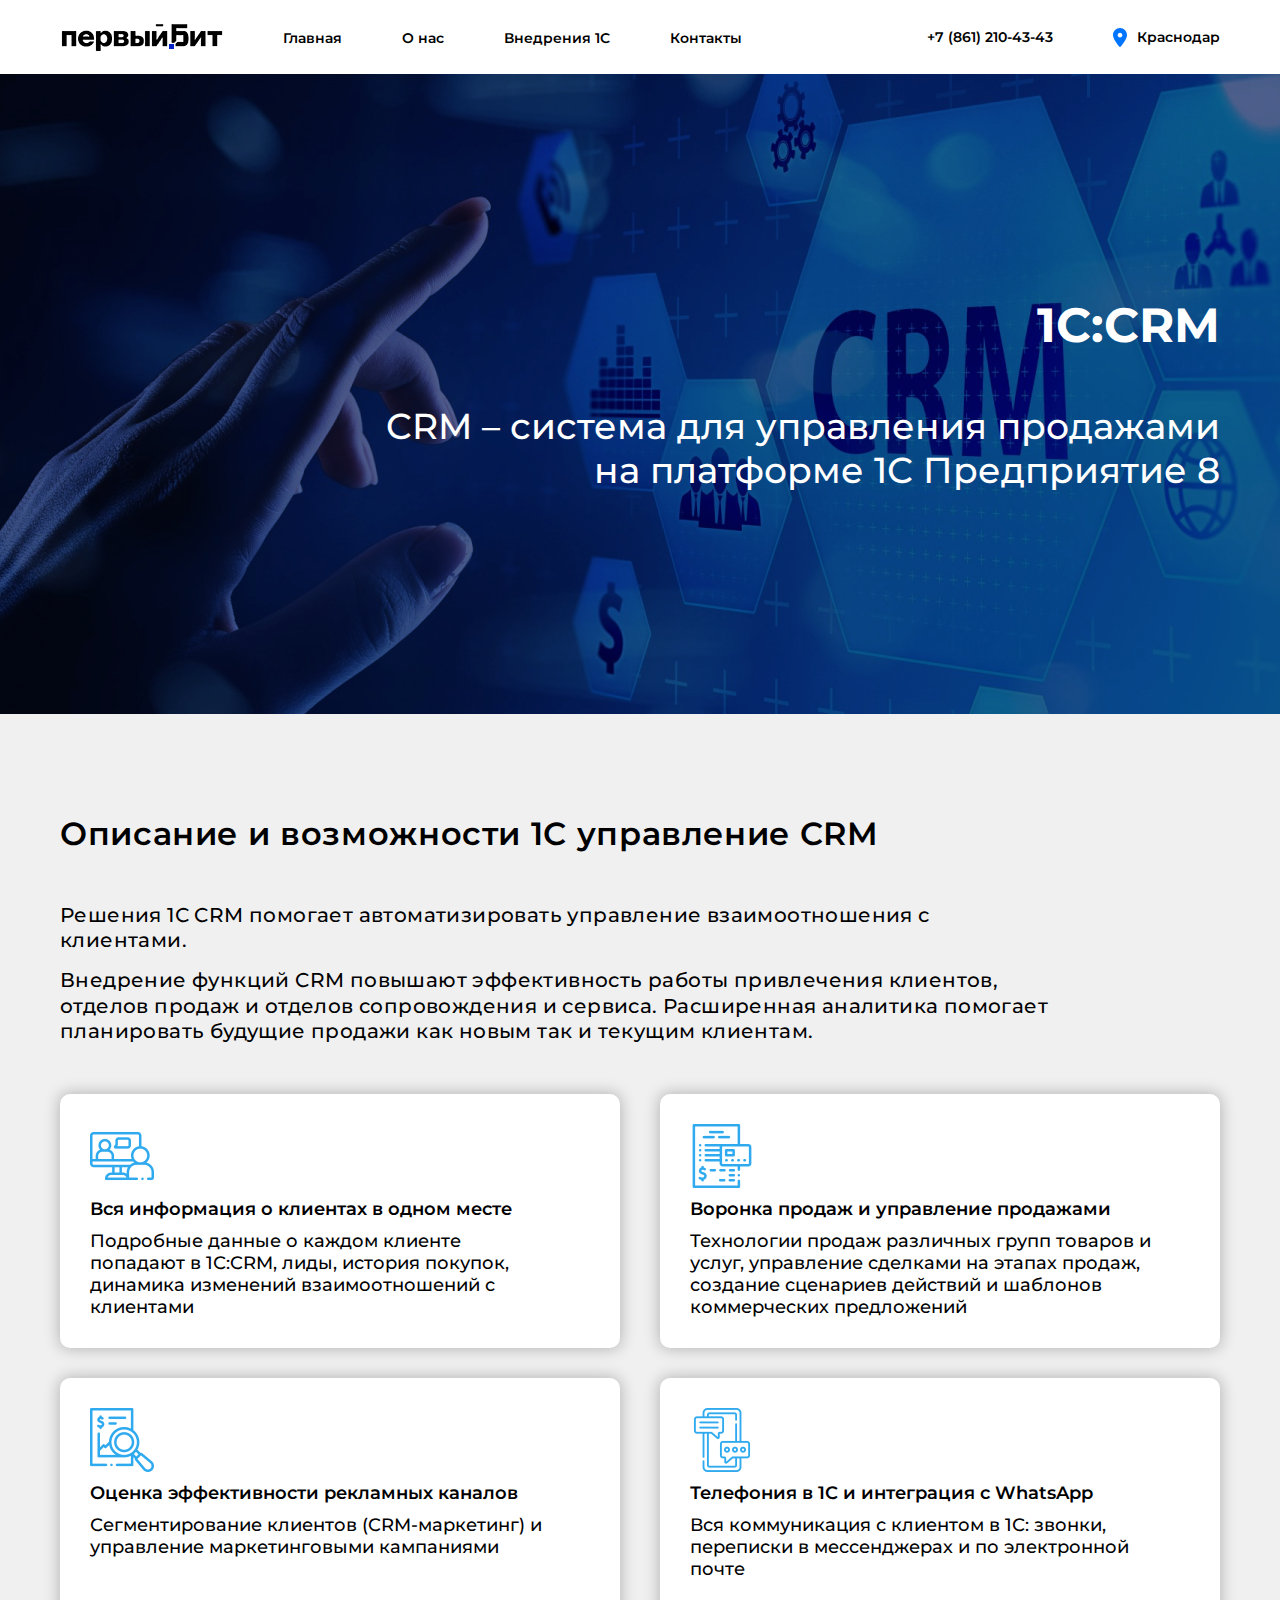
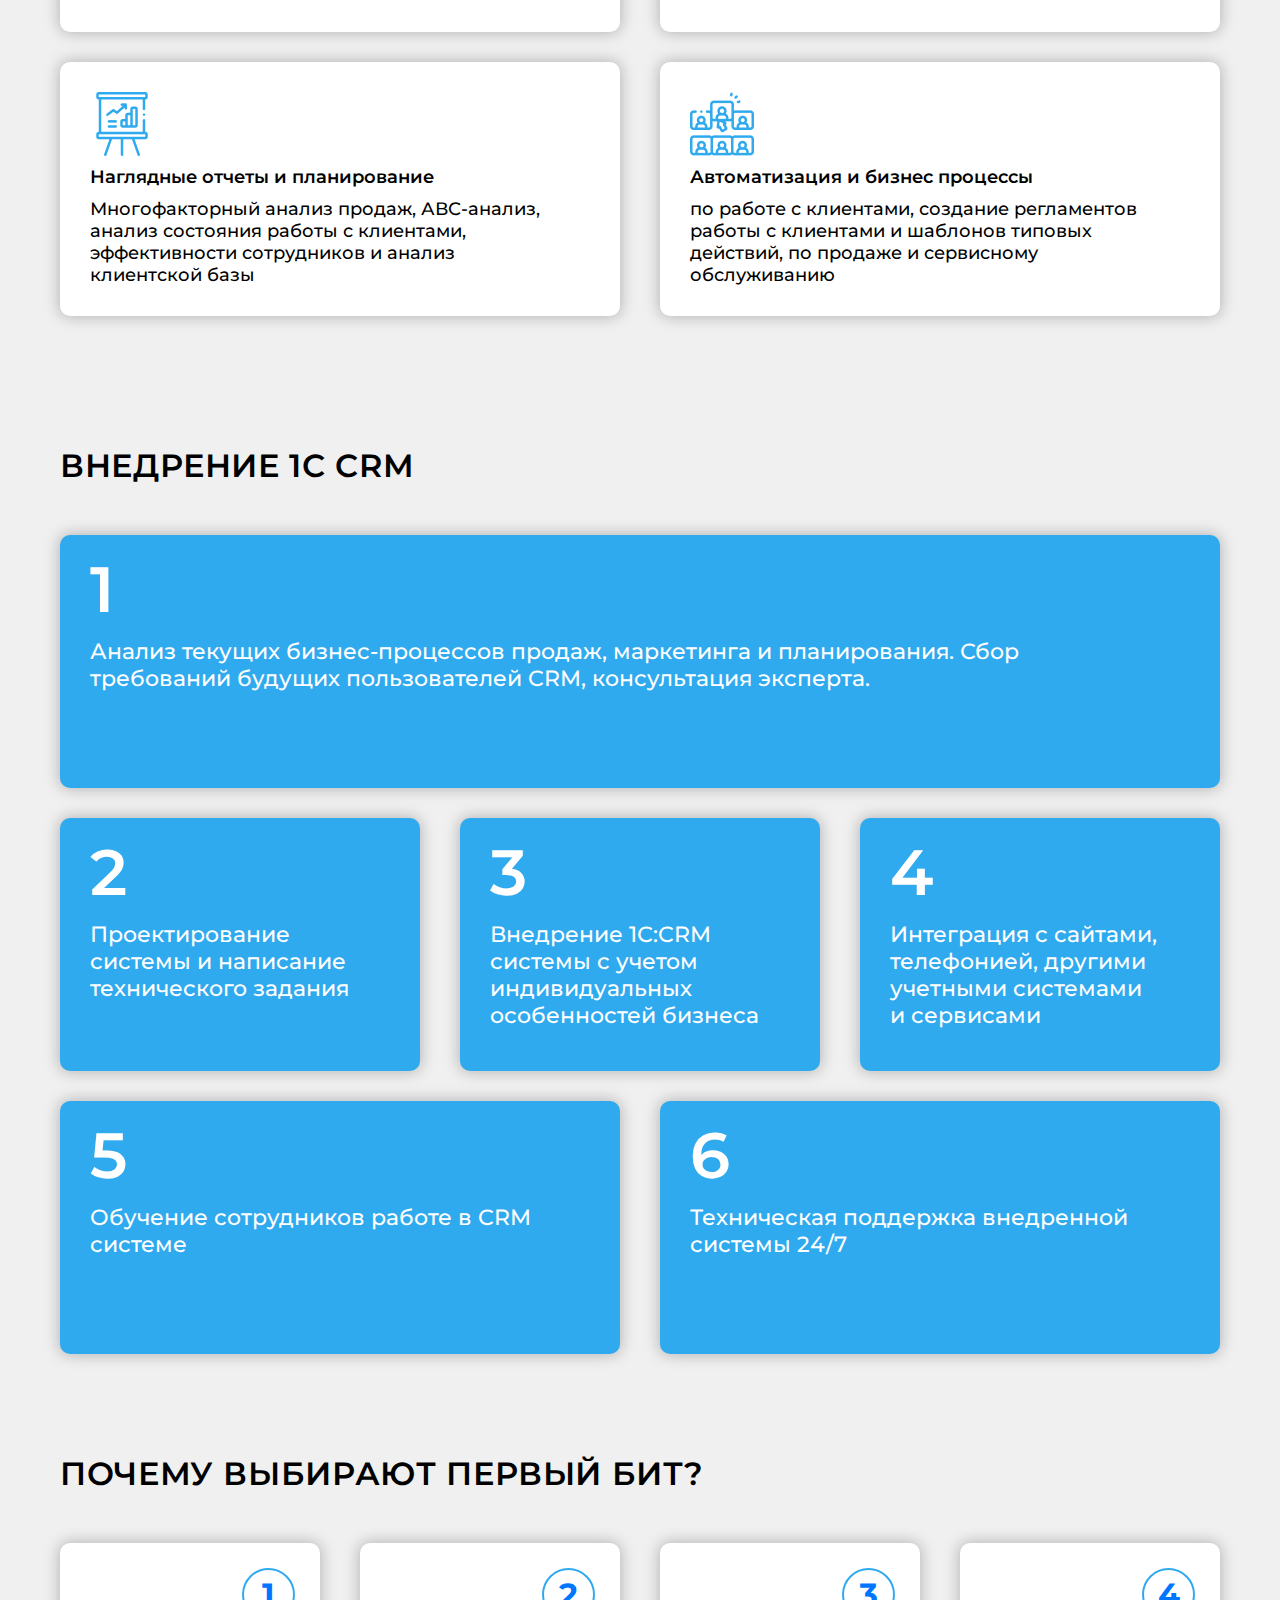
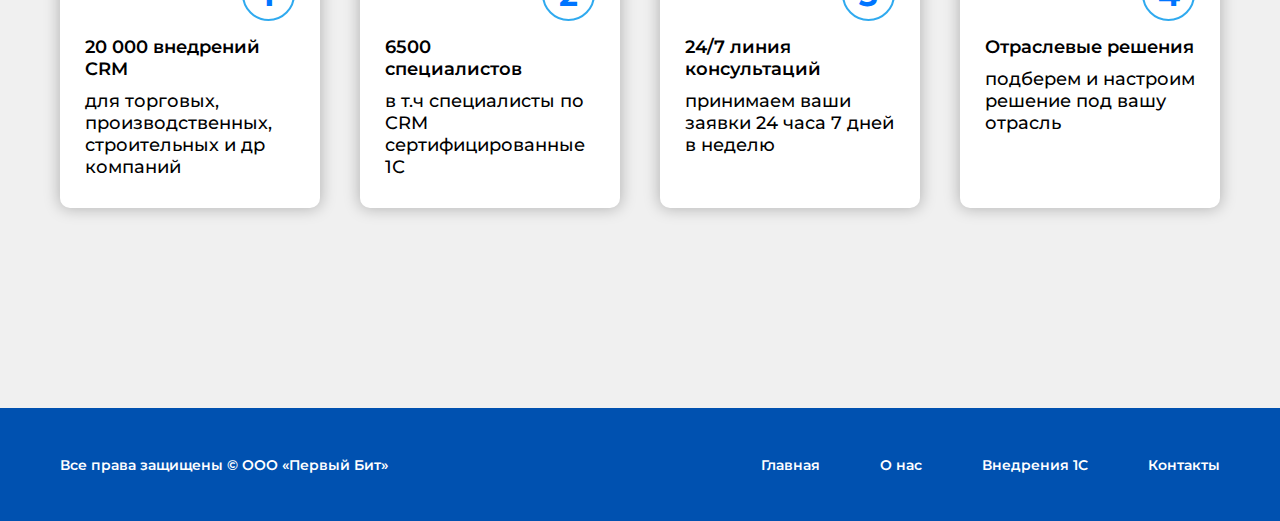
<file: crm.html>
<!DOCTYPE html>
<html lang="ru">

<head>
    <meta charset="UTF-8">
    <meta name="viewport" content="width=device-width, initial-scale=1.0">
    <link rel="stylesheet" href="style.css">
    <link rel="preconnect" href="https://fonts.googleapis.com">
    <link rel="preconnect" href="https://fonts.gstatic.com" crossorigin>
    <link href="https://fonts.googleapis.com/css2?family=Montserrat:wght@400;500;600;700&display=swap" rel="stylesheet">
    <title>1С:CRM</title>
</head>

<body>
    <header>
        <div class="header-info wrap">
            <nav class="header-info-cont">
                <img src="img/logo-icon.svg" alt="">
                <ul class="header-link">
                    <li><a href="index.html">Главная</a></li>
                    <li><a href="about-us.html">О нас</a></li>
                    <li><a href="introduction.html">Внедрения 1С</a></li>
                    <li><a href="contact.html">Контакты</a></li>
                </ul>
            </nav>
            <div class="header-button">
                <a href="tel:+78612104343">+7 (861) 210-43-43</a>
                <div class="location">
                    <img src="img/location-icon.svg" alt="">
                    <p>Краснодар</p>
                </div>
            </div>
        </div>
    </header>
    <section class="crm">
        <div class="crm-bg">
            <div class="crm-bg-text wrap">
                <p class="crm-bg-title">1С:CRM</p>
                <p class="crm-bg-p">CRM – система для управления продажами на платформе 1С Предприятие 8</p>
            </div>
        </div>
        <div class="crm-description-content wrap">
            <div class="title">Описание и возможности 1С управление CRM</div>
            <div class="crm-des-text">
                <p>Решения 1С CRM помогает автоматизировать управление взаимоотношения с клиентами.</p>
                <p>Внедрение функций CRM повышают эффективность работы привлечения клиентов, отделов продаж и отделов
                    сопровождения и сервиса. Расширенная аналитика помогает планировать будущие продажи как новым так и
                    текущим клиентам.</p>
            </div>
            <div class="crm-des-cont-cards">
                <div class="crm-des-card">
                    <img src="img/crm-icon1.svg" alt="">
                    <p class="crm-des-title">Вся информация о клиентах в одном месте</p>
                    <p>Подробные данные о каждом клиенте попадают в 1С:CRM, лиды, история покупок, динамика изменений
                        взаимоотношений с клиентами</p>
                </div>
                <div class="crm-des-card">
                    <img src="img/crm-icon2.svg" alt="">
                    <p class="crm-des-title">Воронка продаж и управление продажами</p>
                    <p>Технологии продаж различных групп товаров и услуг, управление сделками на этапах продаж, создание
                        сценариев действий и шаблонов коммерческих предложений</p>
                </div>
                <div class="crm-des-card">
                    <img src="img/crm-icon3.svg" alt="">
                    <p class="crm-des-title">Оценка эффективности рекламных каналов</p>
                    <p>Сегментирование клиентов (CRM-маркетинг) и управление маркетинговыми кампаниями</p>
                </div>
                <div class="crm-des-card">
                    <img src="img/crm-icon4.svg" alt="">
                    <p class="crm-des-title">Телефония в 1С и интеграция c WhatsApp</p>
                    <p>Вся коммуникация с клиентом в 1С: звонки, переписки в мессенджерах и по электронной почте</p>
                </div>
                <div class="crm-des-card">
                    <img src="img/crm-icon5.svg" alt="">
                    <p class="crm-des-title">Наглядные отчеты и планирование</p>
                    <p>Многофакторный анализ продаж, АВС‑анализ, анализ состояния работы с клиентами, эффективности
                        сотрудников и анализ клиентской базы</p>
                </div>
                <div class="crm-des-card">
                    <img src="img/crm-icon6.svg" alt="">
                    <p class="crm-des-title">Автоматизация и бизнес процессы</p>
                    <p>по работе с клиентами, создание регламентов работы с клиентами и шаблонов типовых действий, по
                        продаже и сервисному обслуживанию</p>
                </div>
            </div>
        </div>
        <div class="crm-integrate-content wrap">
            <div class="title">ВНЕДРЕНИЕ 1С CRM</div>
            <div class="crm-integr-cont">
                <div class="crm-integr-cards">
                    <div class="crm-int-card">
                        <p class="crm-i-title">1</p>
                        <p>Анализ текущих бизнес-процессов продаж, маркетинга и планирования. Сбор требований будущих
                            пользователей CRM, консультация эксперта.</p>
                    </div>
                </div>
                <div class="crm-integr-cards">
                    <div class="crm-int-caard">
                        <p class="crm-i-title">2</p>
                        <p>Проектирование системы и написание технического задания</p>
                    </div>
                    <div class="crm-int-caard">
                        <p class="crm-i-title">3</p>
                        <p>Внедрение 1С:CRM системы с учетом индивидуальных особенностей бизнеса</p>
                    </div>
                    <div class="crm-int-caard">
                        <p class="crm-i-title">4</p>
                        <p>Интеграция с сайтами, телефонией, другими учетными системами и сервисами</p>
                    </div>
                </div>
                <div class="crm-integr-cards">
                    <div class="crm-int-cardd">
                        <p class="crm-i-title">5</p>
                        <p>Обучение сотрудников работе в CRM системе</p>
                    </div>
                    <div class="crm-int-cardd">
                        <p class="crm-i-title">6</p>
                        <p>Техническая поддержка внедренной системы 24/7</p>
                    </div>
                </div>
            </div>
        </div>
        <div class="crm-why-content wrap">
            <div class="title">ПОЧЕМУ ВЫБИРАЮТ ПЕРВЫЙ БИТ?</div>
            <div class="crm-why-cont-cards">
                <div class="crm-why-card">
                    <div class="nimber">
                        <div class="stage-number">1</div>
                    </div>
                    <p class="c-why-title">20 000 внедрений CRM</p>
                    <p>для торговых, производственных, строительных и др компаний</p>
                </div>
                <div class="crm-why-card">
                    <div class="nimber">
                        <div class="stage-number">2</div>
                    </div>
                    <p class="c-why-title">6500<br>специалистов</p>
                    <p>в т.ч специалисты по CRM сертифицированные 1С</p>
                </div>
                <div class="crm-why-card">
                    <div class="nimber">
                        <div class="stage-number">3</div>
                    </div>
                    <p class="c-why-title">24/7 линия консультаций</p>
                    <p>принимаем ваши заявки 24 часа 7 дней в неделю</p>
                </div>
                <div class="crm-why-card">
                    <div class="nimber">
                        <div class="stage-number">4</div>
                    </div>
                    <p class="c-why-title">Отраслевые решения</p>
                    <p>подберем и настроим решение под вашу отрасль</p>
                </div>
            </div>
        </div>
    </section>
    <footer>
        <div class="footer-info wrap">
            <p>Все права защищены © ООО «Первый Бит»</p>
            <nav class="footer-info-cont">
                <ul class="footer-link">
                    <li><a href="index.html">Главная</a></li>
                    <li><a href="about-us.html">О нас</a></li>
                    <li><a href="introduction.html">Внедрения 1С</a></li>
                    <li><a href="contact.html">Контакты</a></li>
                </ul>
            </nav>
        </div>
    </footer>
</body>

</html>
</file>
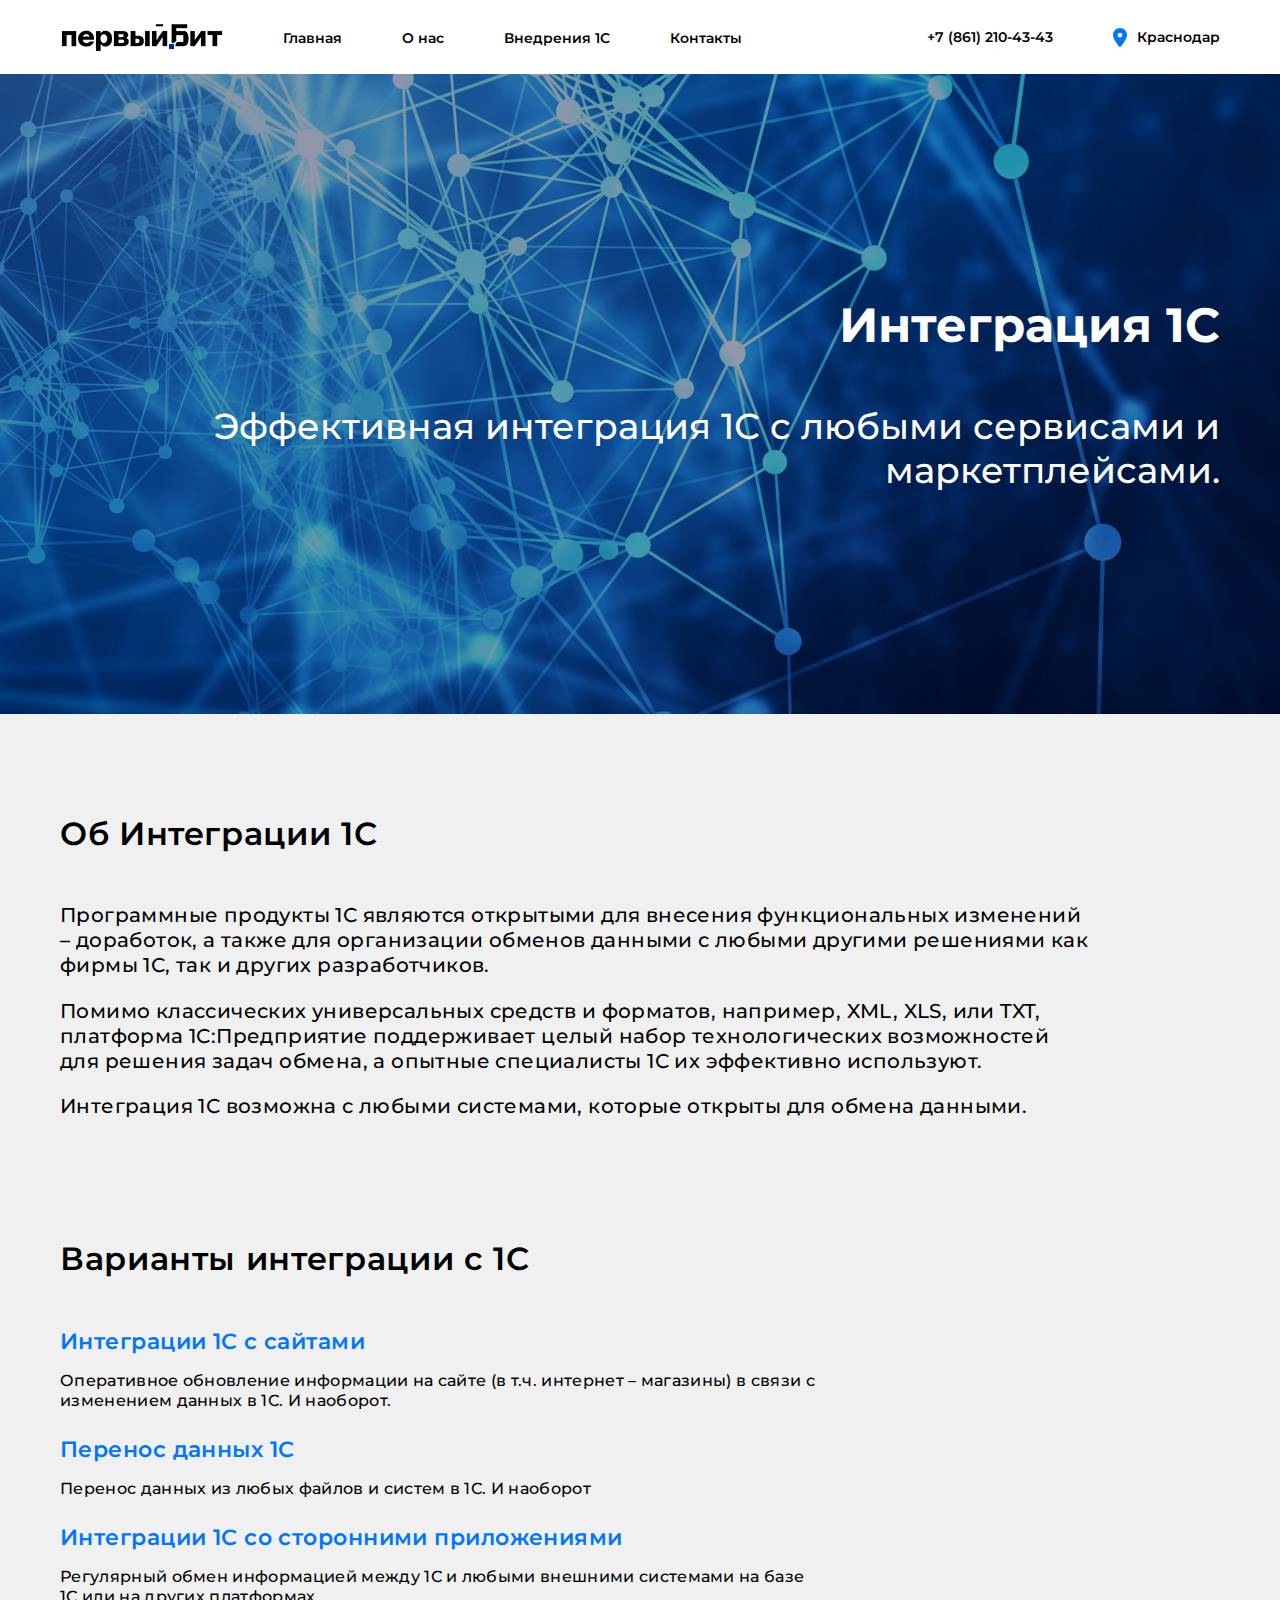
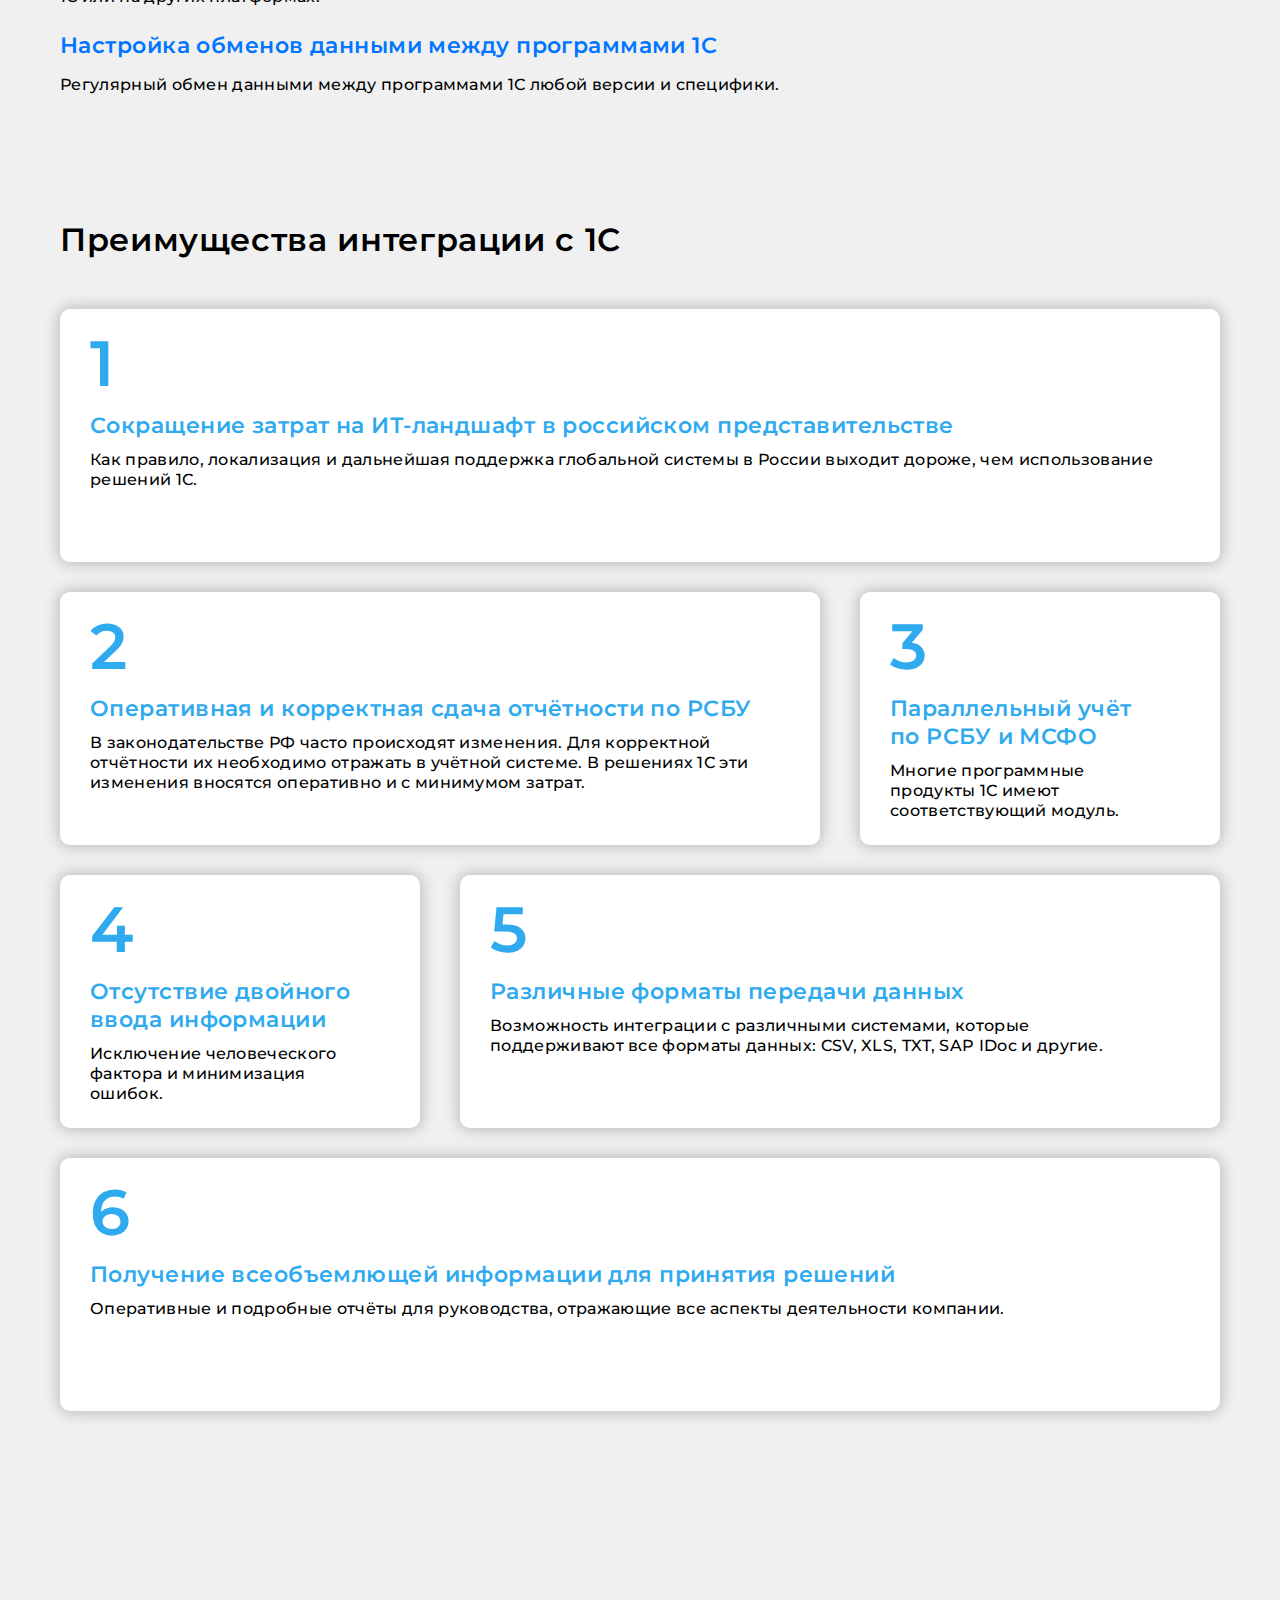
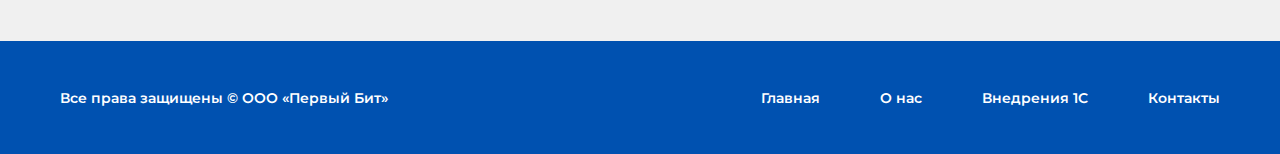
<file: integration.html>
<!DOCTYPE html>
<html lang="ru">

<head>
    <meta charset="UTF-8">
    <meta name="viewport" content="width=device-width, initial-scale=1.0">
    <link rel="stylesheet" href="style.css">
    <link rel="preconnect" href="https://fonts.googleapis.com">
    <link rel="preconnect" href="https://fonts.gstatic.com" crossorigin>
    <link href="https://fonts.googleapis.com/css2?family=Montserrat:wght@400;500;600;700&display=swap" rel="stylesheet">
    <title>Интеграция 1С</title>
</head>

<body>
    <header>
        <div class="header-info wrap">
            <nav class="header-info-cont">
                <img src="img/logo-icon.svg" alt="">
                <ul class="header-link">
                    <li><a href="index.html">Главная</a></li>
                    <li><a href="about-us.html">О нас</a></li>
                    <li><a href="introduction.html">Внедрения 1С</a></li>
                    <li><a href="contact.html">Контакты</a></li>
                </ul>
            </nav>
            <div class="header-button">
                <a href="tel:+78612104343">+7 (861) 210-43-43</a>
                <div class="location">
                    <img src="img/location-icon.svg" alt="">
                    <p>Краснодар</p>
                </div>
            </div>
        </div>
    </header>
    <section class="integration">
        <div class="integration-bg">
            <div class="integration-bg-text wrap">
                <p class="integration-bg-title">Интеграция 1С</p>
                <p class="integration-bg-p">Эффективная интеграция 1С с любыми сервисами и маркетплейсами.</p>
            </div>
        </div>
        <div class="integration-about-content wrap">
            <div class="title">Об Интеграции 1С</div>
            <div class="intagra-ab-cont-text">
                <p>Программные продукты 1С являются открытыми для внесения функциональных изменений – доработок, а также
                    для организации обменов данными с любыми другими решениями как фирмы 1С, так и других разработчиков.
                </p>
                <p>Помимо классических универсальных средств и форматов, например, XML, XLS, или TXT, платформа
                    1С:Предприятие поддерживает целый набор технологических возможностей для решения задач обмена, а
                    опытные специалисты 1С их эффективно используют.</p>
                <p>Интеграция 1С возможна с любыми системами, которые открыты для обмена данными.</p>
            </div>
        </div>
        <div class="integration-variant-content wrap">
            <div class="title">Варианты интеграции с 1С</div>
            <div class="integra-cont-cards">
                <div class="integ-card-text">
                    <p class="int-text-title-blue">Интеграции 1С с сайтами</p>
                    <p>Оперативное обновление информации на сайте (в т.ч. интернет – магазины) в связи с изменением
                        данных в 1С. И наоборот.</p>
                </div>
                <div class="integ-card-text">
                    <p class="int-text-title-blue">Перенос данных 1С</p>
                    <p>Перенос данных из любых файлов и систем в 1С. И наоборот</p>
                </div>
                <div class="integ-card-text">
                    <p class="int-text-title-blue">Интеграции 1С со сторонними приложениями</p>
                    <p>Регулярный обмен информацией между 1С и любыми внешними системами на базе 1С или на других
                        платформах.</p>
                </div>
                <div class="integ-card-text">
                    <p class="int-text-title-blue">Настройка обменов данными между программами 1С</p>
                    <p>Регулярный обмен данными между программами 1С любой версии и специфики.</p>
                </div>
            </div>
        </div>
        <div class="integration-advantages-content wrap">
            <div class="title">Преимущества интеграции с 1С</div>
            <div class="integration-advan-cont-cards">
                <div class="int-advan-card">
                    <div class="i-ad-cont">
                        <p class="i-ad-title-number">1</p>
                        <p class="i-ad-title">Сокращение затрат на ИТ-ландшафт в российском представительстве</p>
                        <p class="i-ad-p">Как правило, локализация и дальнейшая поддержка глобальной системы в России выходит дороже, чем использование решений 1С.</p>
                    </div>
                </div>
                <div class="int-advan-card">
                    <div class="i-ad-cont wh">
                        <p class="i-ad-title-number">2</p>
                        <p class="i-ad-title">Оперативная и корректная сдача отчётности по РСБУ</p>
                        <p class="i-ad-p">В законодательстве РФ часто происходят изменения. Для корректной отчётности их необходимо отражать в учётной системе. В решениях 1С эти изменения вносятся оперативно и с минимумом затрат.</p>
                    </div>
                    <div class="i-ad-cont whh">
                        <p class="i-ad-title-number">3</p>
                        <p class="i-ad-title">Параллельный учёт по РСБУ и МСФО</p>
                        <p class="i-ad-p">Многие программные продукты 1С имеют соответствующий модуль.</p>
                    </div>
                </div>
                <div class="int-advan-card">
                    <div class="i-ad-cont whh">
                        <p class="i-ad-title-number">4</p>
                        <p class="i-ad-title">Отсутствие двойного ввода информации</p>
                        <p class="i-ad-p">Исключение человеческого фактора и минимизация ошибок.</p>
                    </div>
                    <div class="i-ad-cont wh">
                        <p class="i-ad-title-number">5</p>
                        <p class="i-ad-title">Различные форматы передачи данных</p>
                        <p class="i-ad-p">Возможность интеграции с различными системами, которые поддерживают все форматы данных: CSV, XLS, TXT, SAP IDoc и другие.</p>
                    </div>
                </div>
                <div class="int-advan-card">
                    <div class="i-ad-cont">
                        <p class="i-ad-title-number">6</p>
                        <p class="i-ad-title">Получение всеобъемлющей информации для принятия решений</p>
                        <p class="i-ad-p">Оперативные и подробные отчёты для руководства, отражающие все аспекты деятельности компании.</p>
                    </div>
                </div>
            </div>
        </div>
    </section>
    <footer>
        <div class="footer-info wrap">
            <p>Все права защищены © ООО «Первый Бит»</p>
            <nav class="footer-info-cont">
                <ul class="footer-link">
                    <li><a href="index.html">Главная</a></li>
                    <li><a href="about-us.html">О нас</a></li>
                    <li><a href="introduction.html">Внедрения 1С</a></li>
                    <li><a href="contact.html">Контакты</a></li>
                </ul>
            </nav>
        </div>
    </footer>
</body>

</html>
</file>
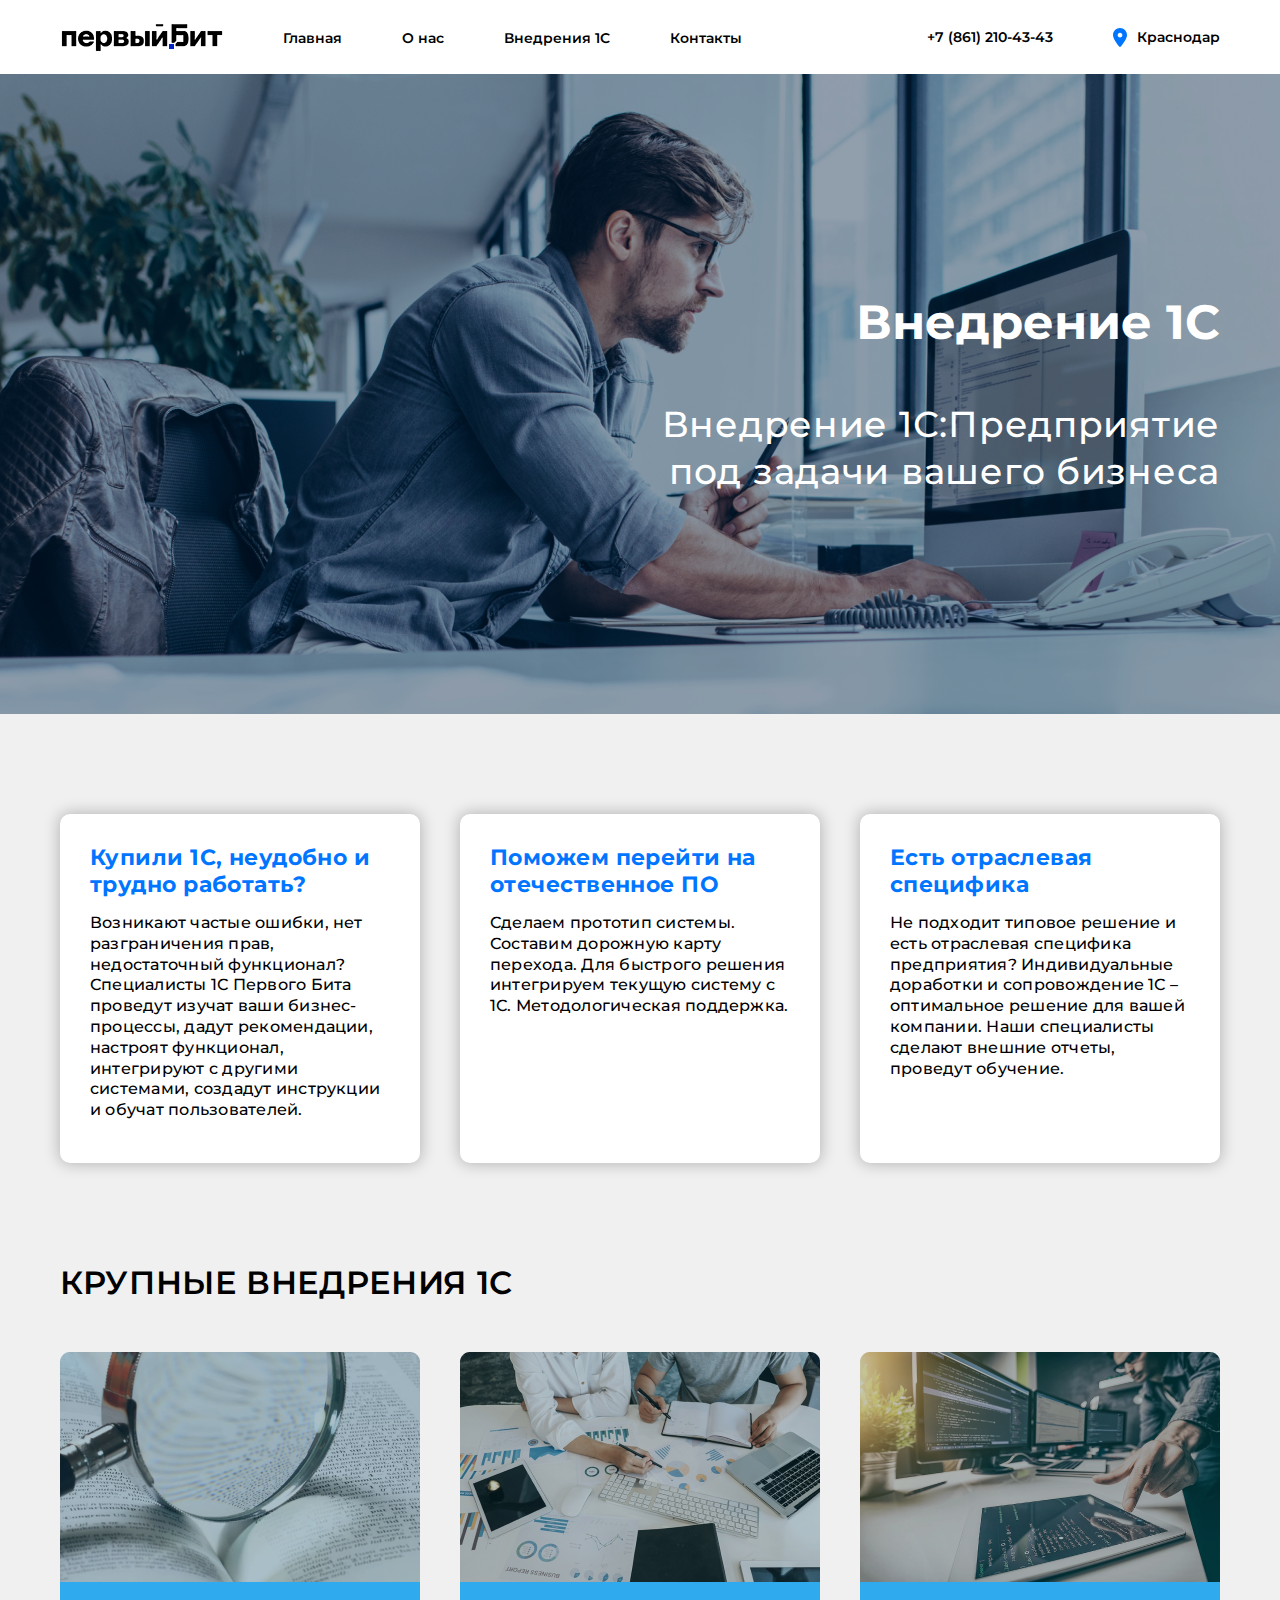
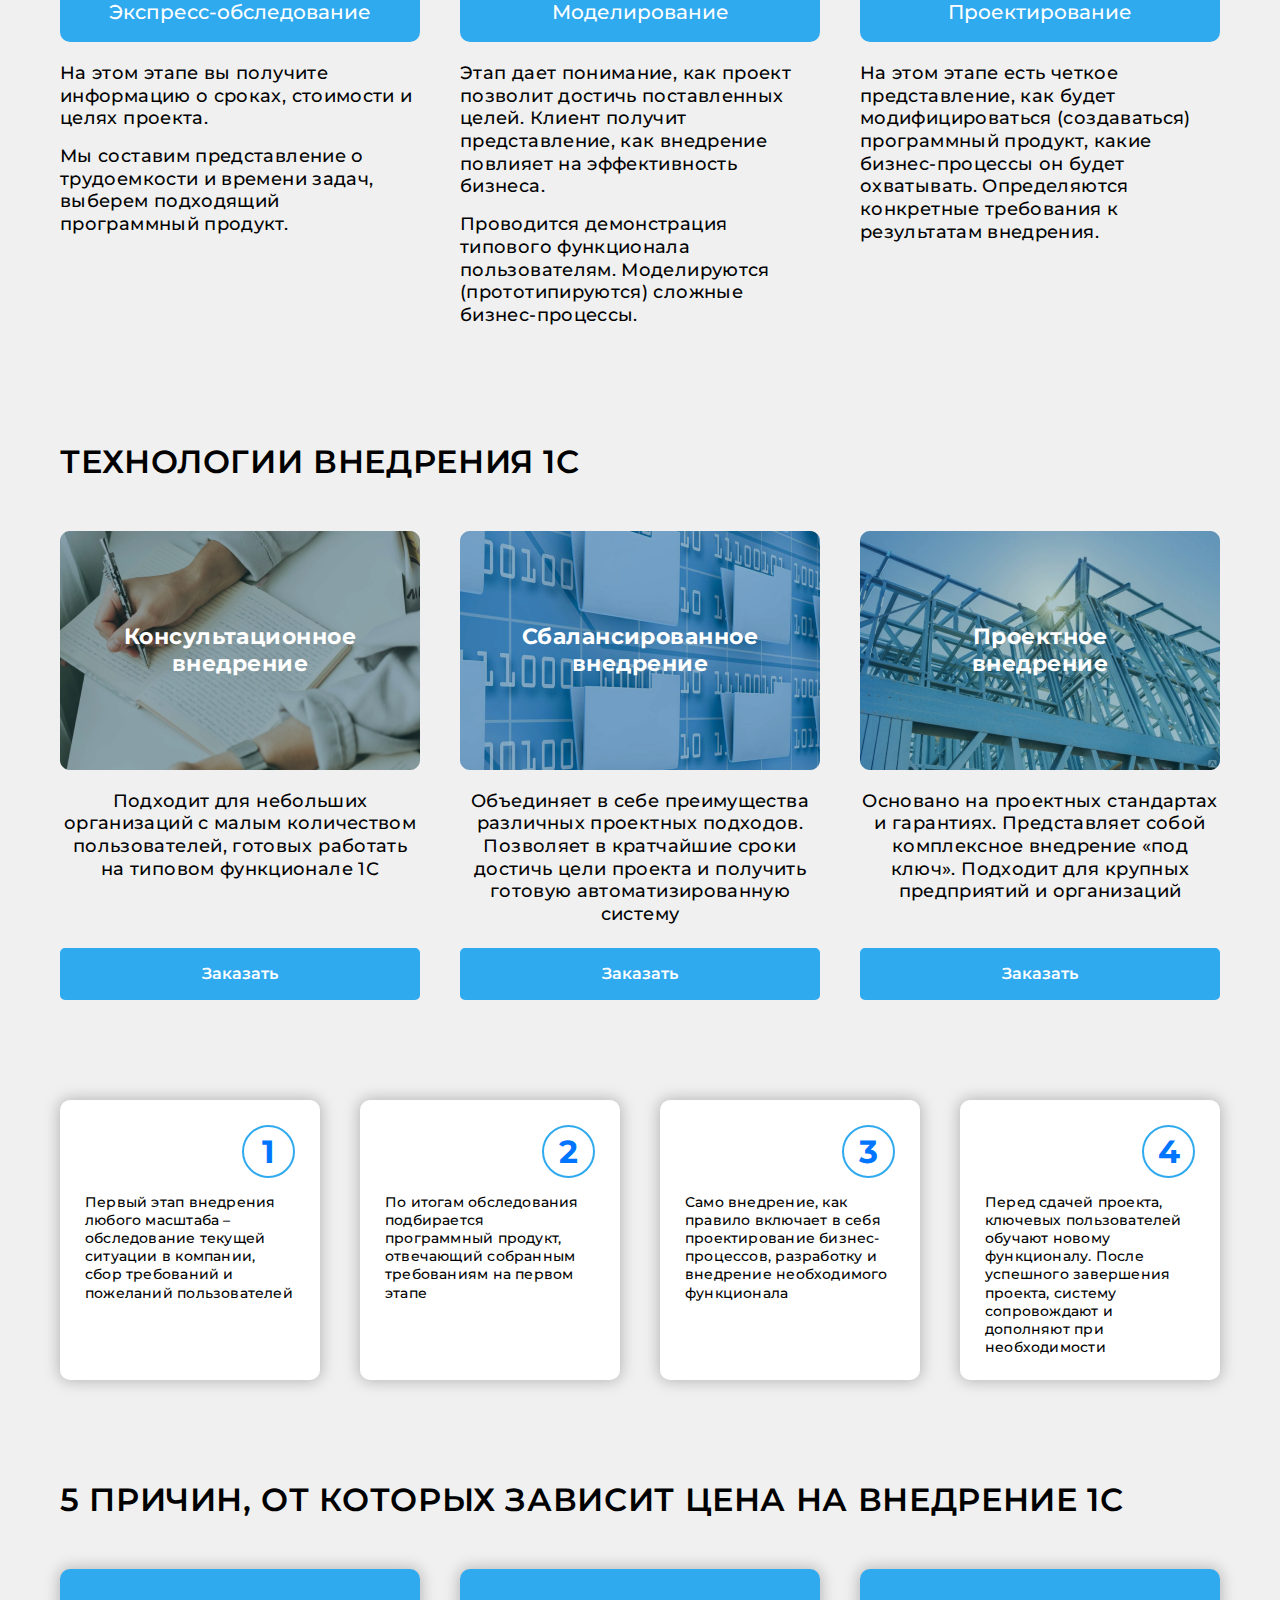
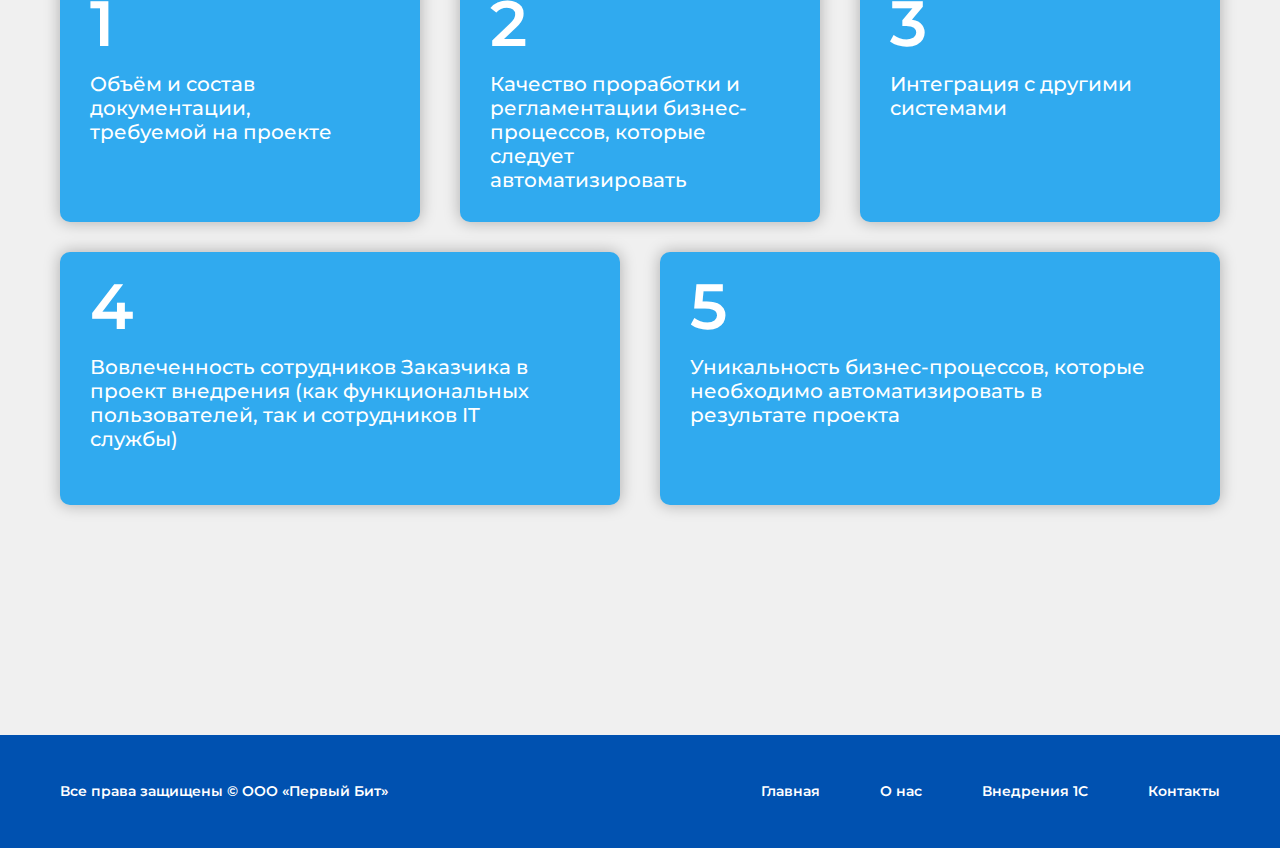
<file: introduction.html>
<!DOCTYPE html>
<html lang="ru">

<head>
    <meta charset="UTF-8">
    <meta name="viewport" content="width=device-width, initial-scale=1.0">
    <link rel="stylesheet" href="style.css">
    <link rel="preconnect" href="https://fonts.googleapis.com">
    <link rel="preconnect" href="https://fonts.gstatic.com" crossorigin>
    <link href="https://fonts.googleapis.com/css2?family=Montserrat:wght@400;500;600;700&display=swap" rel="stylesheet">
    <title>Внедрение 1С</title>
</head>

<body>
    <header>
        <div class="header-info wrap">
            <nav class="header-info-cont">
                <img src="img/logo-icon.svg" alt="">
                <ul class="header-link">
                    <li><a href="index.html">Главная</a></li>
                    <li><a href="about-us.html">О нас</a></li>
                    <li><a href="introduction.html">Внедрения 1С</a></li>
                    <li><a href="contact.html">Контакты</a></li>
                </ul>
            </nav>
            <div class="header-button">
                <a href="tel:+78612104343">+7 (861) 210-43-43</a>
                <div class="location">
                    <img src="img/location-icon.svg" alt="">
                    <p>Краснодар</p>
                </div>
            </div>
        </div>
    </header>
    <section class="introduction">
        <div class="introduction-bg">
            <div class="introduction-bg-text wrap">
                <p class="introduction-bg-title">Внедрение 1С</p>
                <p class="introduction-bg-p">Внедрение 1С:Предприятие под задачи вашего бизнеса</p>
            </div>
        </div>
        <div class="introduction-info-cards wrap">
            <div class="introduction-card">
                <p class="introduction-card-title-blue">Купили 1С, неудобно и трудно работать?</p>
                <p class="introduction-card-p">Возникают частые ошибки, нет разграничения прав, недостаточный
                    функционал?
                    Специалисты 1С Первого Бита проведут изучат ваши бизнес-процессы, дадут рекомендации, настроят
                    функционал, интегрируют с другими системами, создадут инструкции и обучат пользователей.</p>
            </div>
            <div class="introduction-card">
                <p class="introduction-card-title-blue">Поможем перейти на отечественное ПО</p>
                <p class="introduction-card-p">Сделаем прототип системы. Составим дорожную карту перехода. Для быстрого
                    решения
                    интегрируем текущую систему с 1С. Методологическая поддержка.</p>
            </div>
            <div class="introduction-card">
                <p class="introduction-card-title-blue">Есть отраслевая специфика</p>
                <p class="introduction-card-p">Не подходит типовое решение и есть отраслевая специфика предприятия?
                    Индивидуальные доработки и сопровождение 1С – оптимальное решение для вашей компании. Наши
                    специалисты сделают внешние отчеты, проведут обучение.</p>
            </div>
        </div>
        <div class="introduction-integr-content wrap">
            <div class="title">КРУПНЫЕ ВНЕДРЕНИЯ 1С</div>
            <div class="introduction-int-cont-cards">
                <div class="introduction-i-card">
                    <div class="i-card-photo">
                        <img src="img/introduction1.png" alt="">
                        <div class="i-card-block">Экспресс-обследование</div>
                    </div>
                    <div class="i-card-text">
                        <p>На этом этапе вы получите информацию о сроках, стоимости и целях проекта.</p>
                        <p>Мы составим представление о трудоемкости и времени задач, выберем подходящий программный
                            продукт.</p>
                    </div>
                </div>
                <div class="introduction-i-card">
                    <div class="i-card-photo">
                        <img src="img/introduction2.png" alt="">
                        <div class="i-card-block">Моделирование</div>
                    </div>
                    <div class="i-card-text">
                        <p>Этап дает понимание, как проект позволит достичь поставленных целей. Клиент получит
                            представление, как внедрение повлияет на эффективность бизнеса.</p>
                        <p>Проводится демонстрация типового функционала пользователям. Моделируются (прототипируются)
                            сложные бизнес-процессы.</p>
                    </div>
                </div>
                <div class="introduction-i-card">
                    <div class="i-card-photo">
                        <img src="img/introduction3.png" alt="">
                        <div class="i-card-block">Проектирование</div>
                    </div>
                    <div class="i-card-text">
                        <p>На этом этапе есть четкое представление, как будет модифицироваться (создаваться) программный
                            продукт, какие бизнес-процессы он будет охватывать. Определяются конкретные требования к
                            результатам внедрения.</p>
                    </div>
                </div>
            </div>
        </div>
        <div class="introduction-technology-content wrap">
            <div class="title">ТЕХНОЛОГИИ ВНЕДРЕНИЯ 1С</div>
            <div class="introduction-tech-cont-cards">
                <div class="int-tech-cont-card">
                    <div class="i-tech-card-photo1">
                        <p>Консультационное внедрение</p>
                    </div>
                    <div class="i-tech-card-text">
                        <p>Подходит для небольших организаций с малым количеством пользователей, готовых работать на
                            типовом функционале 1С</p>
                        <button class="js-open-modal" id="callback-button" data-modal="1">Заказать</button>
                    </div>
                </div>
                <div class="int-tech-cont-card">
                    <div class="i-tech-card-photo2">
                        <p>Сбалансированное внедрение</p>
                    </div>
                    <div class="i-tech-card-text">
                        <p>Объединяет в себе преимущества различных проектных подходов. Позволяет в кратчайшие сроки
                            достичь цели проекта и получить готовую автоматизированную систему</p>
                        <button class="js-open-modal" id="callback-button" data-modal="1">Заказать</button>
                    </div>
                </div>
                <div class="int-tech-cont-card">
                    <div class="i-tech-card-photo3">
                        <p>Проектное внедрение</p>
                    </div>
                    <div class="i-tech-card-text">
                        <p>Основано на проектных стандартах и гарантиях. Представляет собой комплексное внедрение «под
                            ключ». Подходит для крупных предприятий и организаций</p>
                        <button class="js-open-modal" id="callback-button" data-modal="1">Заказать</button>
                    </div>
                </div>

                <div class="modal" data-modal="1">
                    <div class="modal__content">
                        <p class="modalwindow_title tlogin">Заказать консультацию</p>
                        <input type="text" name="" id="" class="ilogin" placeholder="Ваше имя">
                        <input type="text" name="" id="" class="ilogin" placeholder="Ваш Email">
                        <input type="tel" name="Tel" id="tel" value="+7" class="ilogin">
                        <button class="modal-avto">Заказать</button>
                    </div>
                </div>
                <div class="overlay js-overlay-modal"></div>

            </div>
            <div class="introduction-stage-cont-card">
                <div class="int-st-card">
                    <div class="nimber">
                        <div class="stage-number">1</div>
                    </div>
                    <p class="i-p">Первый этап внедрения любого масштаба – обследование текущей ситуации в компании, сбор требований
                        и пожеланий пользователей</p>
                </div>
                <div class="int-st-card">
                    <div class="nimber">
                        <div class="stage-number">2</div>
                    </div>
                    <p class="i-p">По итогам обследования подбирается программный продукт, отвечающий собранным требованиям на
                        первом этапе</p>
                </div>
                <div class="int-st-card">
                    <div class="nimber">
                        <div class="stage-number">3</div>
                    </div>
                    <p class="i-p">Само внедрение, как правило включает в себя проектирование бизнес-процессов, разработку и
                        внедрение необходимого функционала</p>
                </div>
                <div class="int-st-card">
                    <div class="nimber">
                        <div class="stage-number">4</div>
                    </div>
                    <p class="i-p">Перед сдачей проекта, ключевых пользователей обучают новому функционалу. После успешного
                        завершения проекта, систему сопровождают и дополняют при необходимости</p>
                </div>
            </div>
        </div>
        <div class="introduction-st-content wrap">
            <div class="title">5 ПРИЧИН, ОТ КОТОРЫХ ЗАВИСИТ ЦЕНА НА ВНЕДРЕНИЕ 1С</div>
            <div class="introduction-st-cont-cards">
                <div class="intro-card">
                    <div class="in-card">
                        <p class="in-card-title">1</p>
                        <p>Объём и состав документации, требуемой на проекте</p>
                    </div>
                    <div class="in-card">
                        <p class="in-card-title">2</p>
                        <p>Качество проработки и регламентации бизнес-процессов, которые следует автоматизировать</p>
                    </div>
                    <div class="in-card">
                        <p class="in-card-title">3</p>
                        <p>Интеграция с другими системами</p>
                    </div>
                </div>
                <div class="intro-card">
                    <div class="in-cards">
                        <p class="in-card-title">4</p>
                        <p>Вовлеченность сотрудников Заказчика в проект внедрения (как функциональных пользователей, так и сотрудников IT службы)</p>
                    </div>
                    <div class="in-cards">
                        <p class="in-card-title">5</p>
                        <p>Уникальность бизнес-процессов, которые необходимо автоматизировать в результате проекта</p>
                    </div>
                </div>
            </div>
        </div>
    </section>
    <footer>
        <div class="footer-info wrap">
            <p>Все права защищены © ООО «Первый Бит»</p>
            <nav class="footer-info-cont">
                <ul class="footer-link">
                    <li><a href="index.html">Главная</a></li>
                    <li><a href="about-us.html">О нас</a></li>
                    <li><a href="introduction.html">Внедрения 1С</a></li>
                    <li><a href="contact.html">Контакты</a></li>
                </ul>
            </nav>
        </div>
    </footer>

    <script src="js/modal-auto.js"></script>
</body>

</html>
</file>
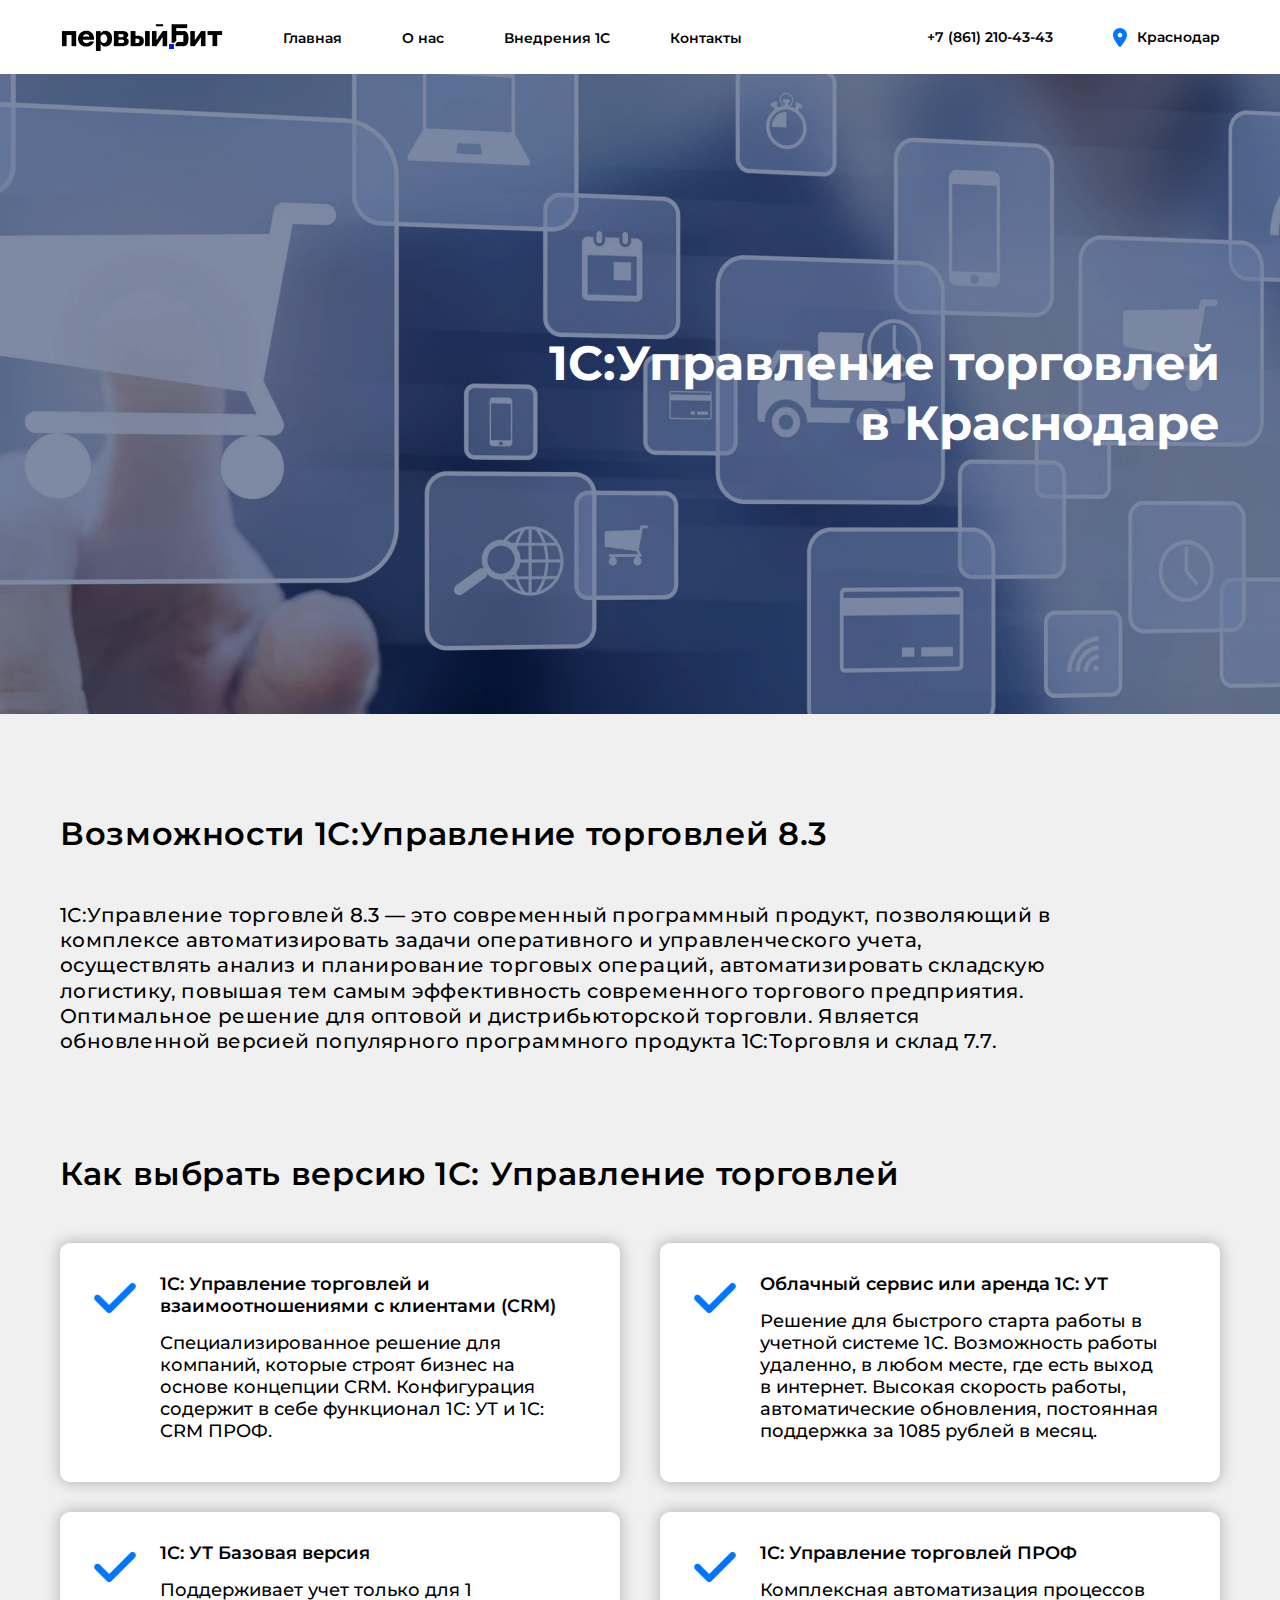
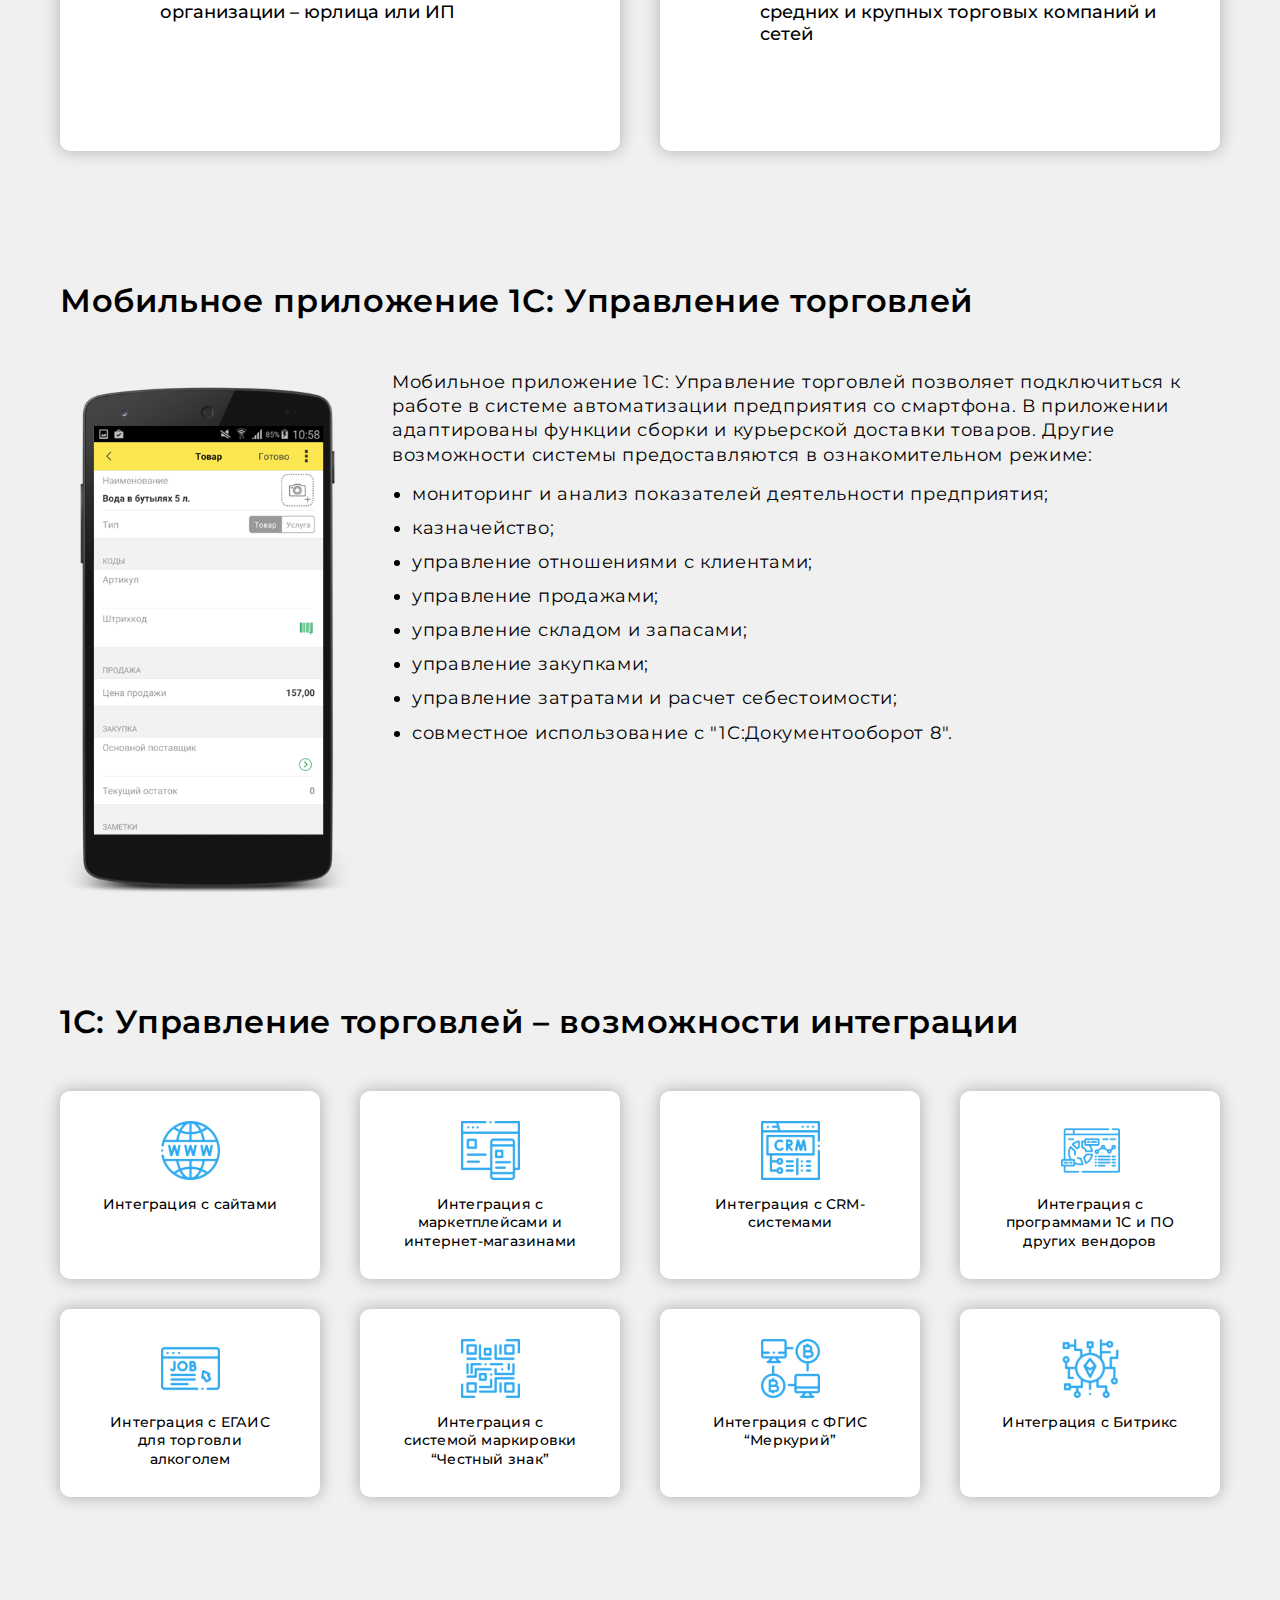
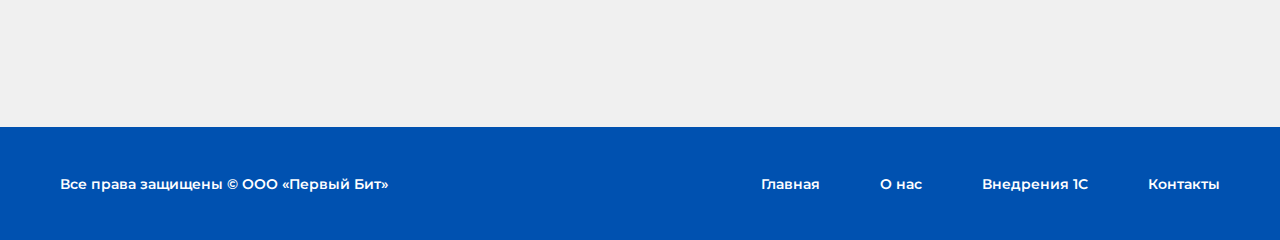
<file: management.html>
<!DOCTYPE html>
<html lang="ru">

<head>
    <meta charset="UTF-8">
    <meta name="viewport" content="width=device-width, initial-scale=1.0">
    <link rel="stylesheet" href="style.css">
    <link rel="preconnect" href="https://fonts.googleapis.com">
    <link rel="preconnect" href="https://fonts.gstatic.com" crossorigin>
    <link href="https://fonts.googleapis.com/css2?family=Montserrat:wght@400;500;600;700&display=swap" rel="stylesheet">
    <title>1С:Управление торговлей в Краснодаре</title>
</head>

<body>
    <header>
        <div class="header-info wrap">
            <nav class="header-info-cont">
                <img src="img/logo-icon.svg" alt="">
                <ul class="header-link">
                    <li><a href="index.html">Главная</a></li>
                    <li><a href="about-us.html">О нас</a></li>
                    <li><a href="introduction.html">Внедрения 1С</a></li>
                    <li><a href="contact.html">Контакты</a></li>
                </ul>
            </nav>
            <div class="header-button">
                <a href="tel:+78612104343">+7 (861) 210-43-43</a>
                <div class="location">
                    <img src="img/location-icon.svg" alt="">
                    <p>Краснодар</p>
                </div>
            </div>
        </div>
    </header>
    <section class="management">
        <div class="management-bg">
            <div class="management-bg-text wrap">
                <p class="management-bg-title">1С:Управление торговлей в Краснодаре</p>
            </div>
        </div>
        <div class="management-opportunities-content wrap">
            <div class="title">Возможности 1С:Управление торговлей 8.3</div>
            <div class="man-opp-text">
                <p>1С:Управление торговлей 8.3 — это современный программный продукт, позволяющий в комплексе
                    автоматизировать задачи оперативного и управленческого учета, осуществлять анализ и планирование
                    торговых операций, автоматизировать складскую логистику, повышая тем самым эффективность
                    современного торгового предприятия. Оптимальное решение для оптовой и дистрибьюторской торговли.
                    Является обновленной версией популярного программного продукта 1С:Торговля и склад 7.7.</p>
            </div>
        </div>
        <div class="management-versia-content wrap">
            <div class="title">Как выбрать версию 1С: Управление торговлей</div>
            <div class="management-versia-cont-cards">
                <div class="management-versia-card">
                    <img src="img/checkbox.svg" alt="">
                    <div class="man-ver-text">
                        <p class="man-ver-title">1С: Управление торговлей и взаимоотношениями с клиентами (CRM)</p>
                        <p>Специализированное решение для компаний, которые строят бизнес на основе концепции CRM.
                            Конфигурация содержит в себе функционал 1С: УТ и 1С: CRM ПРОФ.</p>
                    </div>
                </div>
                <div class="management-versia-card">
                    <img src="img/checkbox.svg" alt="">
                    <div class="man-ver-text">
                        <p class="man-ver-title">Облачный сервис или аренда 1С: УТ</p>
                        <p>Решение для быстрого старта работы в учетной системе 1С. Возможность работы удаленно, в любом
                            месте, где есть выход в интернет. Высокая скорость работы, автоматические обновления,
                            постоянная поддержка за 1085 рублей в месяц.</p>
                    </div>
                </div>
                <div class="management-versia-card">
                    <img src="img/checkbox.svg" alt="">
                    <div class="man-ver-text">
                        <p class="man-ver-title">1С: УТ Базовая версия</p>
                        <p>Поддерживает учет только для 1 организации – юрлица или ИП</p>
                    </div>
                </div>
                <div class="management-versia-card">
                    <img src="img/checkbox.svg" alt="">
                    <div class="man-ver-text">
                        <p class="man-ver-title">1С: Управление торговлей ПРОФ</p>
                        <p>Комплексная автоматизация процессов средних и крупных торговых компаний и сетей</p>
                    </div>
                </div>
            </div>
        </div>
        <div class="management-mobile-content wrap">
            <div class="title">Мобильное приложение 1С: Управление торговлей</div>
            <div class="management-mobide-card">
                <div class="man-mob-photo">
                    <img src="img/management1.svg" alt="">
                </div>
                <div class="man-mob-text">
                    <p>Мобильное приложение 1С: Управление торговлей позволяет подключиться к работе в системе
                        автоматизации предприятия со смартфона. В приложении адаптированы функции сборки и курьерской
                        доставки товаров. Другие возможности системы предоставляются в ознакомительном режиме:</p>
                    <ul>
                        <li>мониторинг и анализ показателей деятельности предприятия;</li>
                        <li>казначейство;</li>
                        <li>управление отношениями с клиентами;</li>
                        <li>управление продажами;</li>
                        <li>управление складом и запасами;</li>
                        <li>управление закупками;</li>
                        <li>управление затратами и расчет себестоимости;</li>
                        <li>совместное использование с "1С:Документооборот 8".</li>
                    </ul>
                </div>
            </div>
        </div>
        <div class="management-integrate-content wrap">
            <div class="title">1С: Управление торговлей – возможности интеграции</div>
            <div class="management-int-cards">
                <div class="management-int-card">
                    <img src="img/management-icon1.svg" alt="">
                    <p>Интеграция с сайтами</p>
                </div>
                <div class="management-int-card">
                    <img src="img/management-icon2.svg" alt="">
                    <p>Интеграция с маркетплейсами и интернет-магазинами</p>
                </div>
                <div class="management-int-card">
                    <img src="img/management-icon3.svg" alt="">
                    <p>Интеграция с CRM-системами</p>
                </div>
                <div class="management-int-card">
                    <img src="img/management-icon4.svg" alt="">
                    <p>Интеграция с программами 1С и ПО других вендоров</p>
                </div>
                <div class="management-int-card">
                    <img src="img/management-icon5.svg" alt="">
                    <p>Интеграция с ЕГАИС для торговли алкоголем</p>
                </div>
                <div class="management-int-card">
                    <img src="img/management-icon6.svg" alt="">
                    <p>Интеграция с системой маркировки “Честный знак”</p>
                </div>
                <div class="management-int-card">
                    <img src="img/management-icon7.svg" alt="">
                    <p>Интеграция с ФГИС “Меркурий”</p>
                </div>
                <div class="management-int-card">
                    <img src="img/management-icon8.svg" alt="">
                    <p>Интеграция с Битрикс</p>
                </div>
            </div>
        </div>
    </section>
    <footer>
        <div class="footer-info wrap">
            <p>Все права защищены © ООО «Первый Бит»</p>
            <nav class="footer-info-cont">
                <ul class="footer-link">
                    <li><a href="index.html">Главная</a></li>
                    <li><a href="about-us.html">О нас</a></li>
                    <li><a href="introduction.html">Внедрения 1С</a></li>
                    <li><a href="contact.html">Контакты</a></li>
                </ul>
            </nav>
        </div>
    </footer>
</body>

</html>
</file>
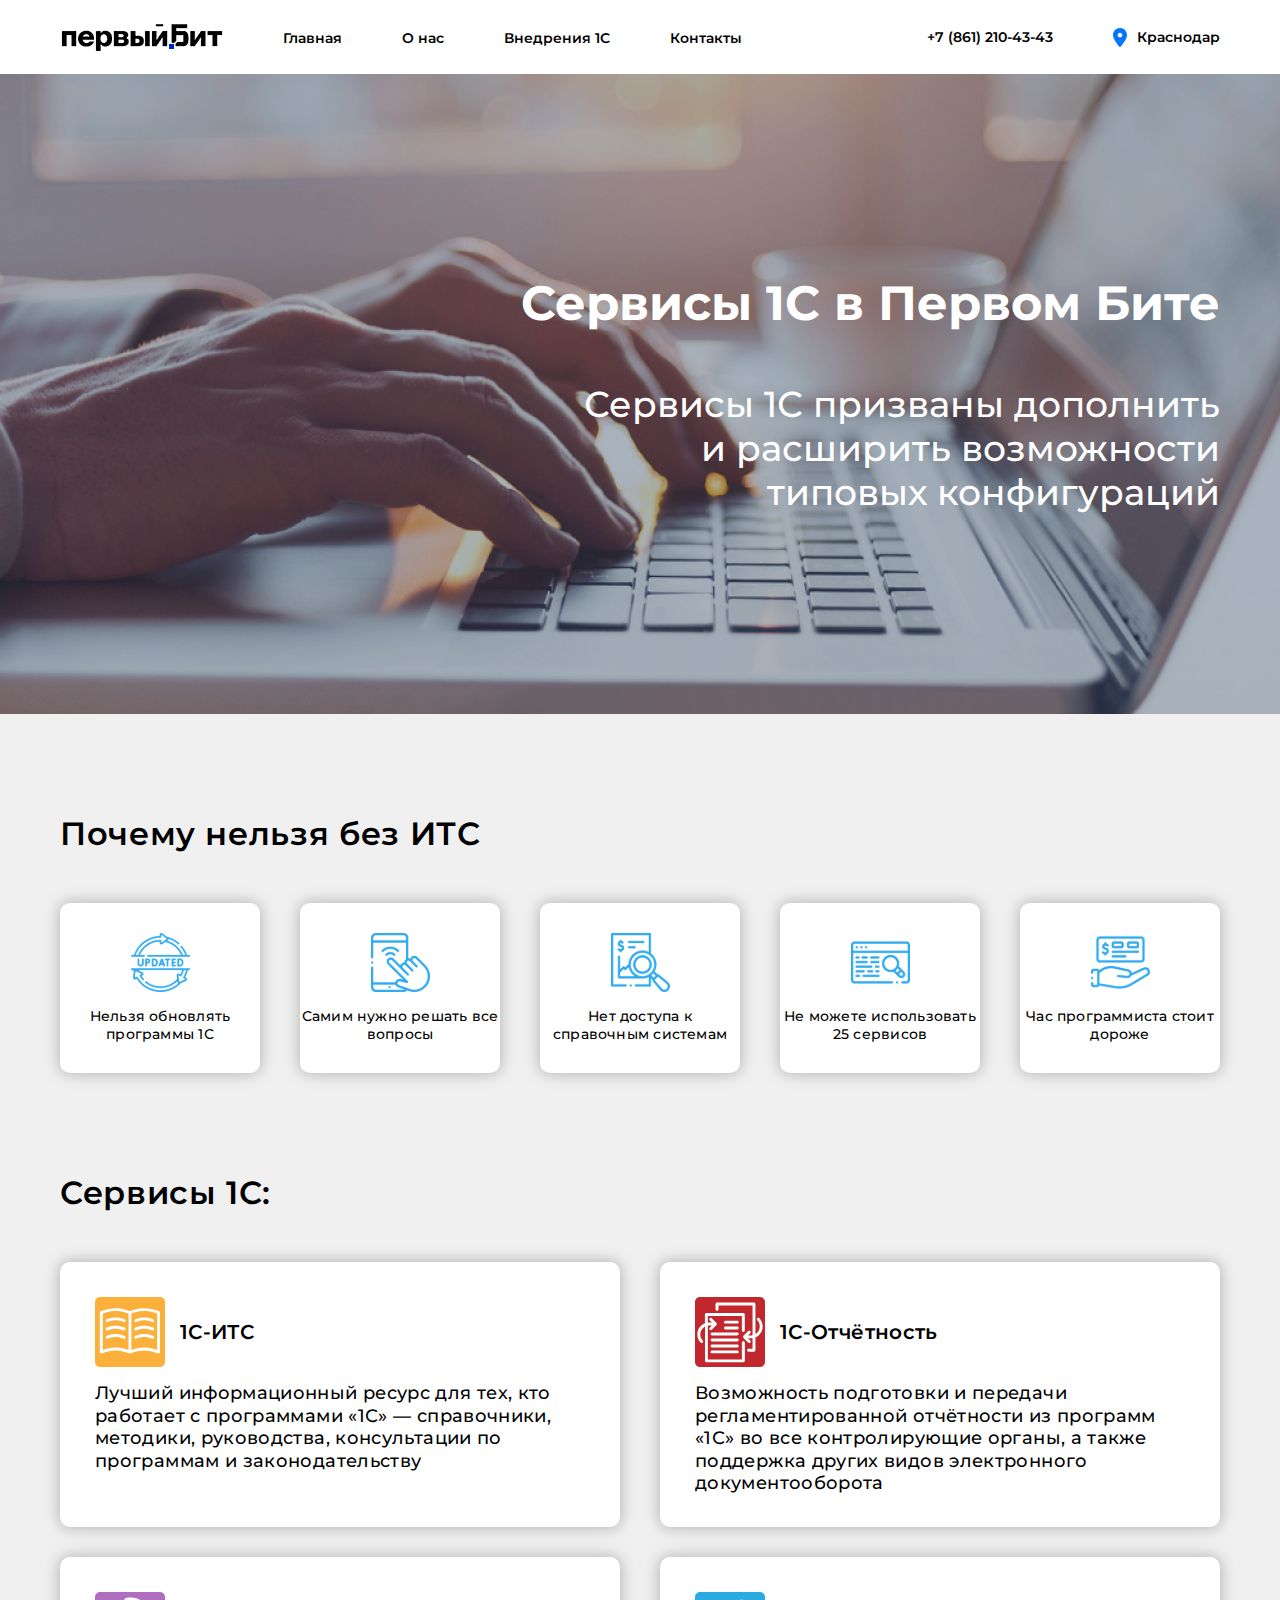
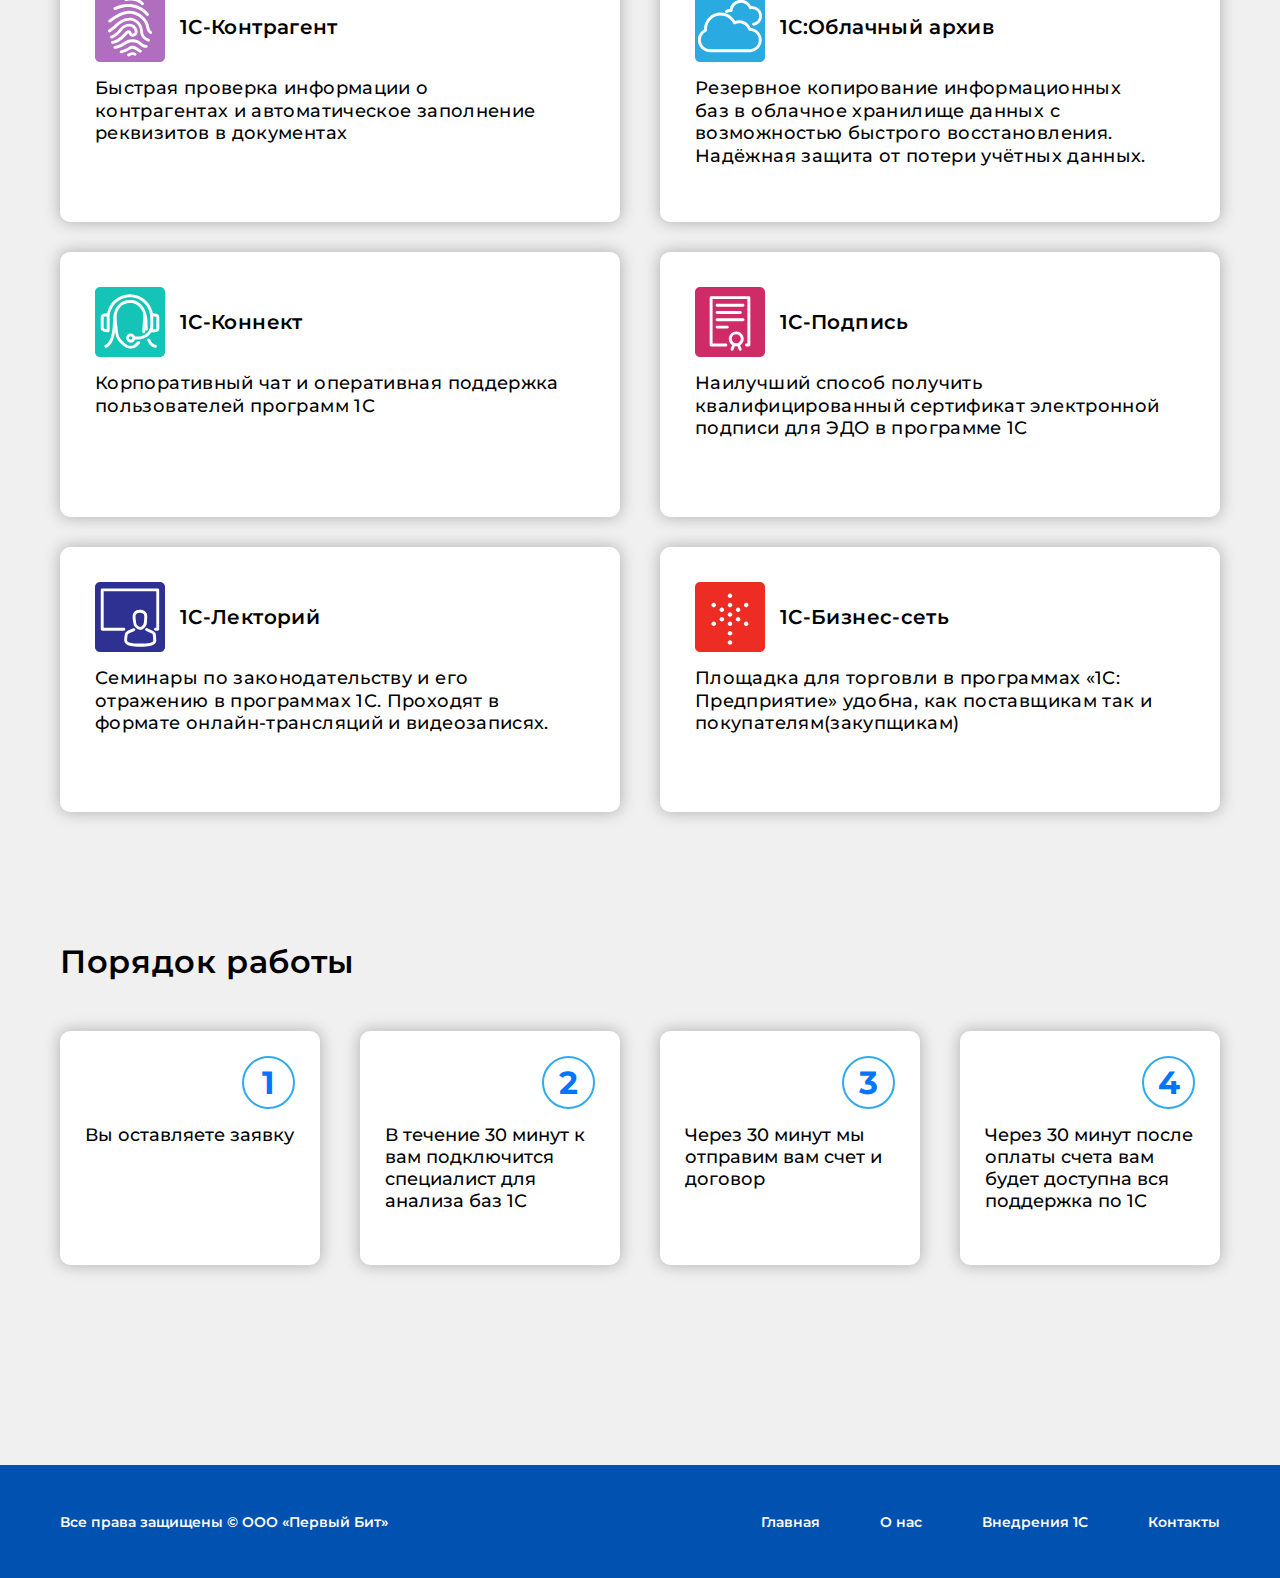
<file: service.html>
<!DOCTYPE html>
<html lang="ru">

<head>
    <meta charset="UTF-8">
    <meta name="viewport" content="width=device-width, initial-scale=1.0">
    <link rel="stylesheet" href="style.css">
    <link rel="preconnect" href="https://fonts.googleapis.com">
    <link rel="preconnect" href="https://fonts.gstatic.com" crossorigin>
    <link href="https://fonts.googleapis.com/css2?family=Montserrat:wght@400;500;600;700&display=swap" rel="stylesheet">
    <title>Сервисы 1С в Первом Бите</title>
</head>

<body>
    <header>
        <div class="header-info wrap">
            <nav class="header-info-cont">
                <img src="img/logo-icon.svg" alt="">
                <ul class="header-link">
                    <li><a href="index.html">Главная</a></li>
                    <li><a href="about-us.html">О нас</a></li>
                    <li><a href="introduction.html">Внедрения 1С</a></li>
                    <li><a href="contact.html">Контакты</a></li>
                </ul>
            </nav>
            <div class="header-button">
                <a href="tel:+78612104343">+7 (861) 210-43-43</a>
                <div class="location">
                    <img src="img/location-icon.svg" alt="">
                    <p>Краснодар</p>
                </div>
            </div>
        </div>
    </header>
    <section class="service">
        <div class="service-bg">
            <div class="service-bg-text wrap">
                <p class="service-bg-title">Сервисы 1С в Первом Бите</p>
                <p class="service-bg-p">Сервисы 1С призваны дополнить и расширить возможности типовых конфигураций</p>
            </div>
        </div>
        <div class="service-content wrap">
            <div class="title">Почему нельзя без ИТС</div>
            <div class="service-cont-cards">
                <div class="service-cont-card">
                    <img src="img/service-icon1.svg" alt="">
                    <p>Нельзя обновлять программы 1С</p>
                </div>
                <div class="service-cont-card">
                    <img src="img/service-icon2.svg" alt="">
                    <p>Самим нужно решать все вопросы</p>
                </div>
                <div class="service-cont-card">
                    <img src="img/service-icon3.svg" alt="">
                    <p>Нет доступа к справочным системам</p>
                </div>
                <div class="service-cont-card">
                    <img src="img/service-icon4.svg" alt="">
                    <p>Не можете использовать 25 сервисов</p>
                </div>
                <div class="service-cont-card">
                    <img src="img/service-icon5.svg" alt="">
                    <p>Час программиста стоит дороже</p>
                </div>
            </div>
        </div>
        <div class="service-serv-content wrap">
            <div class="title">Сервисы 1С:</div>
            <div class="service-s-cont-cards">
                <div class="service-contt-card">
                    <div class="serv-text">
                        <img src="img/service-logo1.svg" alt="">
                        <p class="serv-s-title">1С-ИТС</p>
                    </div>
                    <p>Лучший информационный ресурс для тех, кто работает с программами «1С» — справочники, методики,
                        руководства, консультации по программам и законодательству</p>
                </div>
                <div class="service-contt-card">
                    <div class="serv-text">
                        <img src="img/service-logo2.svg" alt="">
                        <p class="serv-s-title">1С-Отчётность</p>
                    </div>
                    <p>Возможность подготовки и передачи регламентированной отчётности из программ «1С» во все
                        контролирующие органы, а также поддержка других видов электронного документооборота</p>
                </div>
                <div class="service-contt-card">
                    <div class="serv-text">
                        <img src="img/service-logo3.svg" alt="">
                        <p class="serv-s-title">1С-Контрагент</p>
                    </div>
                    <p>Быстрая проверка информации о контрагентах и автоматическое заполнение реквизитов в документах
                    </p>
                </div>
                <div class="service-contt-card">
                    <div class="serv-text">
                        <img src="img/service-logo4.svg" alt="">
                        <p class="serv-s-title">1С:Облачный архив</p>
                    </div>
                    <p>Резервное копирование информационных баз в облачное хранилище данных с возможностью быстрого
                        восстановления. Надёжная защита от потери учётных данных.</p>
                </div>
                <div class="service-contt-card">
                    <div class="serv-text">
                        <img src="img/service-logo5.svg" alt="">
                        <p class="serv-s-title">1С-Коннект</p>
                    </div>
                    <p>Корпоративный чат и оперативная поддержка пользователей программ 1С</p>
                </div>
                <div class="service-contt-card">
                    <div class="serv-text">
                        <img src="img/service-logo6.svg" alt="">
                        <p class="serv-s-title">1С-Подпись</p>
                    </div>
                    <p>Наилучший способ получить квалифицированный сертификат электронной подписи для ЭДО в программе 1С
                    </p>
                </div>
                <div class="service-contt-card">
                    <div class="serv-text">
                        <img src="img/service-logo7.svg" alt="">
                        <p class="serv-s-title">1С-Лекторий</p>
                    </div>
                    <p>Семинары по законодательству и его отражению в программах 1С. Проходят в формате
                        онлайн-трансляций и видеозаписях.</p>
                </div>
                <div class="service-contt-card">
                    <div class="serv-text">
                        <img src="img/service-logo8.svg" alt="">
                        <p class="serv-s-title">1С-Бизнес-сеть</p>
                    </div>
                    <p>Площадка для торговли в программах «1С: Предприятие» удобна, как поставщикам так и
                        покупателям(закупщикам)</p>
                </div>
            </div>
        </div>
        <div class="service-work-content wrap">
            <div class="title">Порядок работы</div>
            <div class="service-work-cont-cards">
                <div class="service-card">
                    <div class="nimber">
                        <div class="stage-number">1</div>
                    </div>
                    <p>Вы оставляете заявку</p>
                </div>
                <div class="service-card">
                    <div class="nimber">
                        <div class="stage-number">2</div>
                    </div>
                    <p>В течение 30 минут к вам подключится специалист для анализа баз 1С</p>
                </div>
                <div class="service-card">
                    <div class="nimber">
                        <div class="stage-number">3</div>
                    </div>
                    <p>Через 30 минут мы отправим вам счет и договор</p>
                </div>
                <div class="service-card">
                    <div class="nimber">
                        <div class="stage-number">4</div>
                    </div>
                    <p>Через 30 минут после оплаты счета вам будет доступна вся поддержка по 1С</p>
                </div>
            </div>
        </div>
    </section>
    <footer>
        <div class="footer-info wrap">
            <p>Все права защищены © ООО «Первый Бит»</p>
            <nav class="footer-info-cont">
                <ul class="footer-link">
                    <li><a href="index.html">Главная</a></li>
                    <li><a href="about-us.html">О нас</a></li>
                    <li><a href="introduction.html">Внедрения 1С</a></li>
                    <li><a href="contact.html">Контакты</a></li>
                </ul>
            </nav>
        </div>
    </footer>
</body>

</html>
</file>
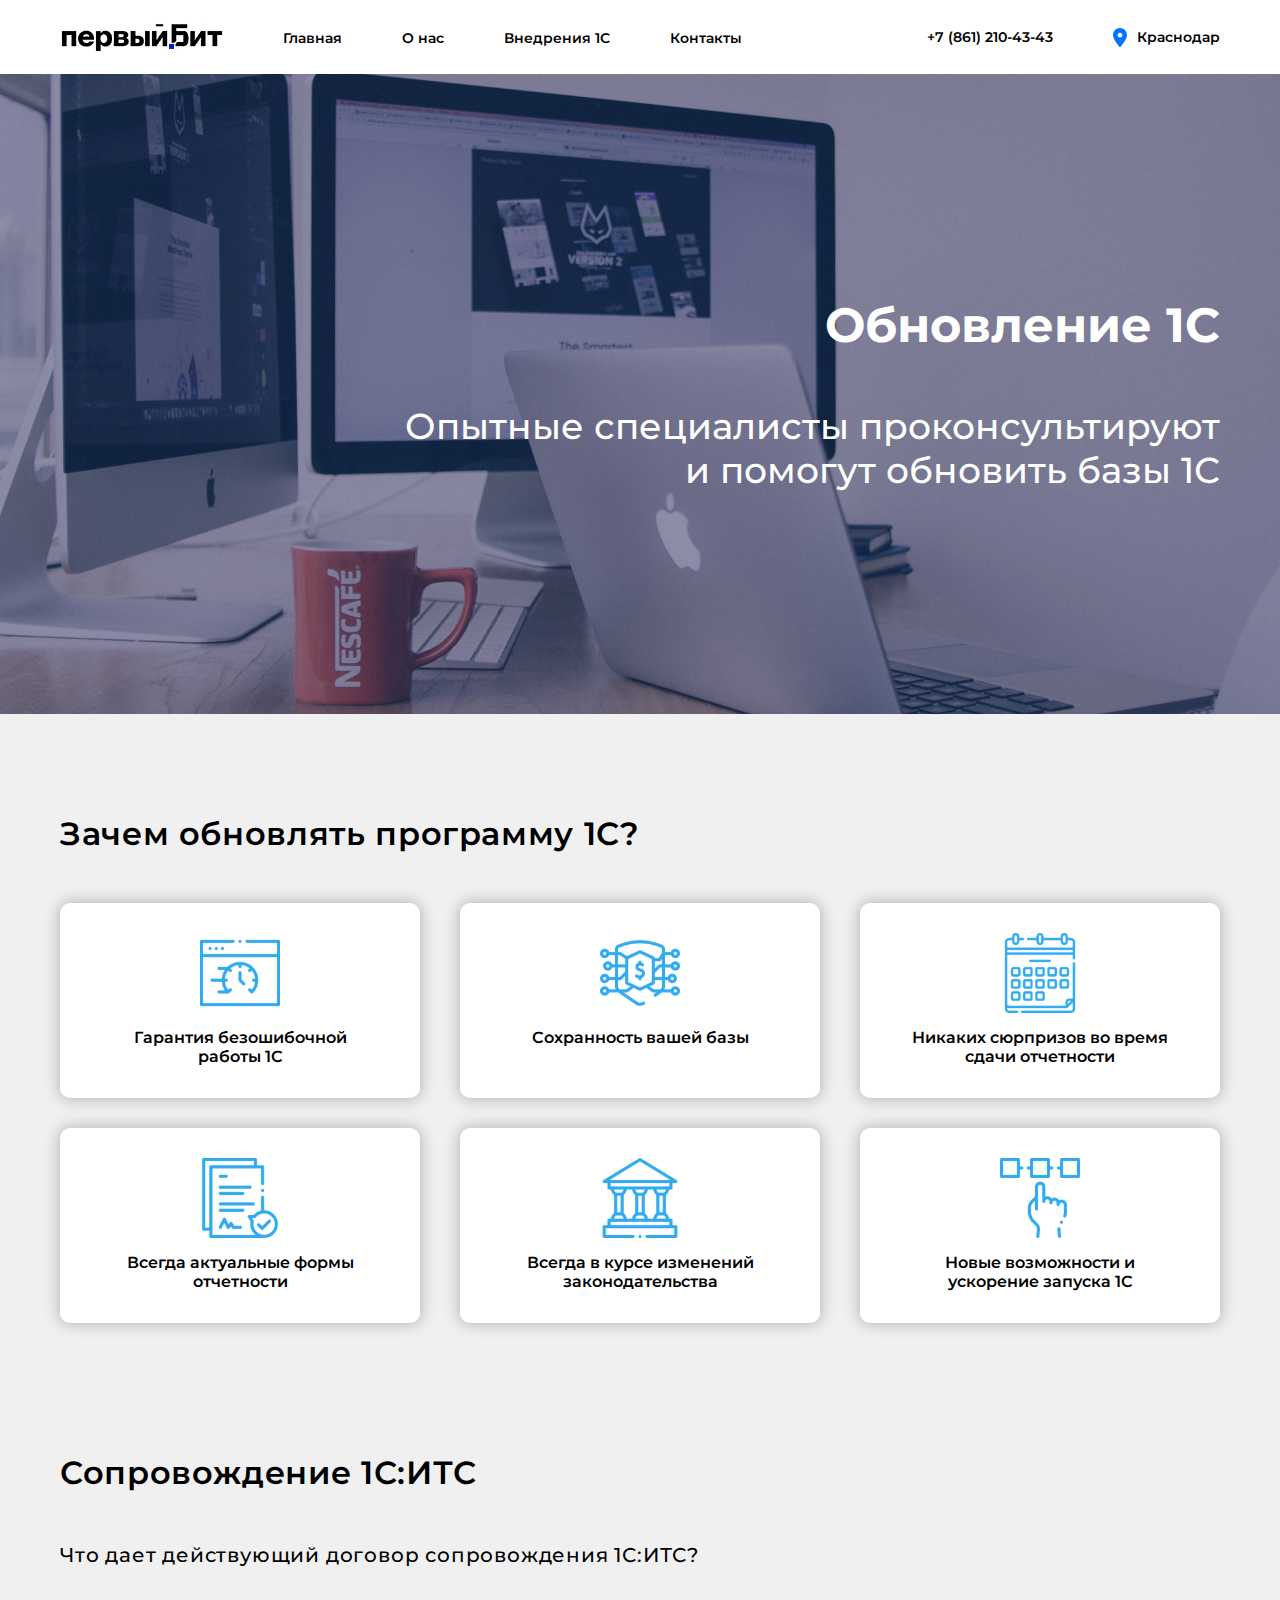
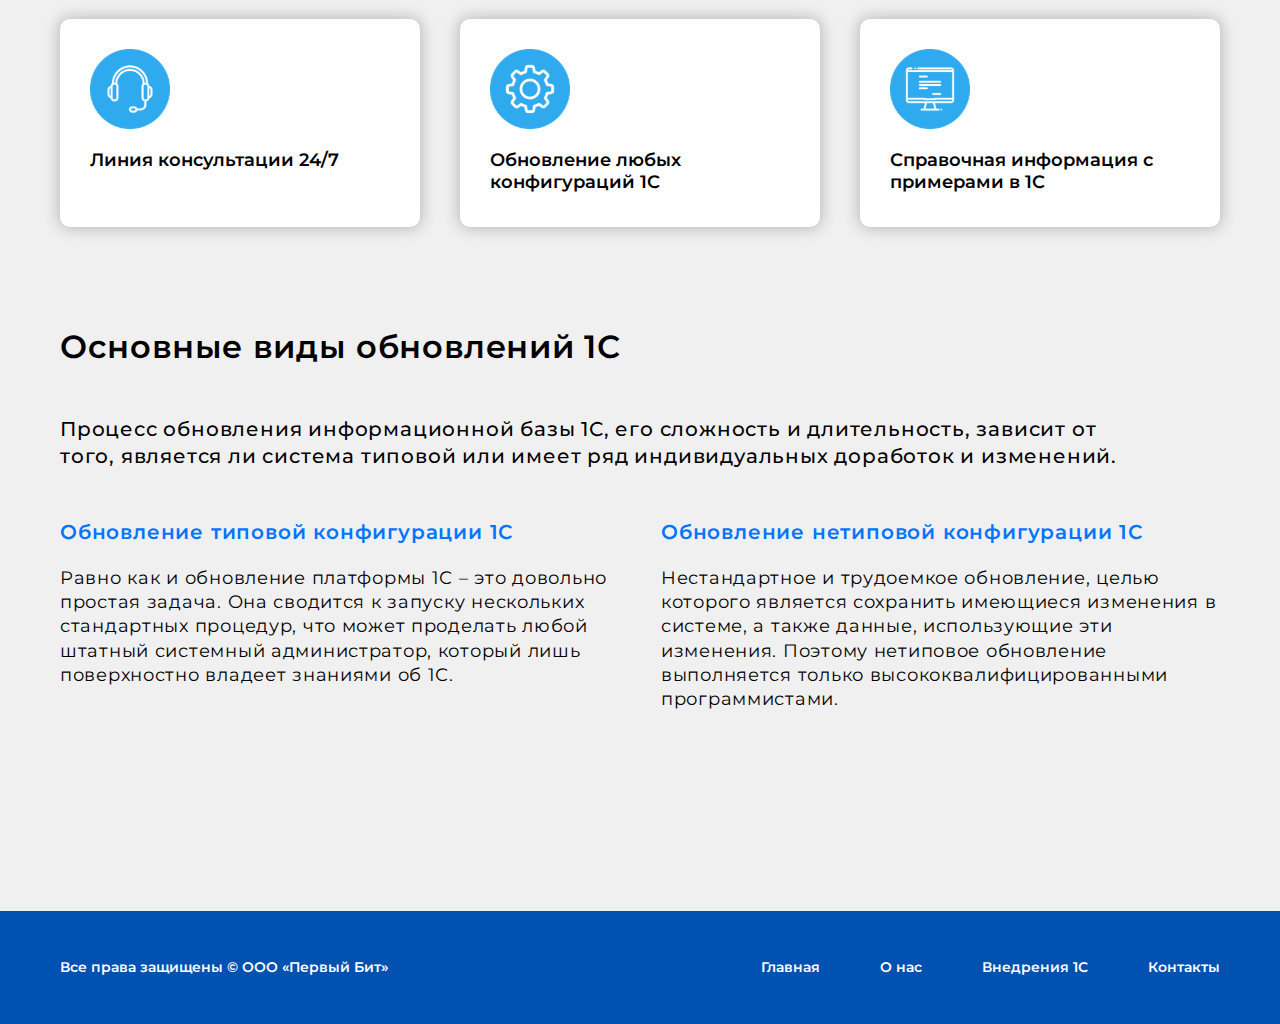
<file: update.html>
<!DOCTYPE html>
<html lang="ru">

<head>
    <meta charset="UTF-8">
    <meta name="viewport" content="width=device-width, initial-scale=1.0">
    <link rel="stylesheet" href="style.css">
    <link rel="preconnect" href="https://fonts.googleapis.com">
    <link rel="preconnect" href="https://fonts.gstatic.com" crossorigin>
    <link href="https://fonts.googleapis.com/css2?family=Montserrat:wght@400;500;600;700&display=swap" rel="stylesheet">
    <title>Обновление 1С</title>
</head>

<body>
    <header>
        <div class="header-info wrap">
            <nav class="header-info-cont">
                <img src="img/logo-icon.svg" alt="">
                <ul class="header-link">
                    <li><a href="index.html">Главная</a></li>
                    <li><a href="about-us.html">О нас</a></li>
                    <li><a href="introduction.html">Внедрения 1С</a></li>
                    <li><a href="contact.html">Контакты</a></li>
                </ul>
            </nav>
            <div class="header-button">
                <a href="tel:+78612104343">+7 (861) 210-43-43</a>
                <div class="location">
                    <img src="img/location-icon.svg" alt="">
                    <p>Краснодар</p>
                </div>
            </div>
        </div>
    </header>
    <section class="update">
        <div class="update-bg">
            <div class="update-bg-text wrap">
                <p class="update-bg-title">Обновление 1С</p>
                <p class="update-bg-p">Опытные специалисты проконсультируют и помогут обновить базы 1С</p>
            </div>
        </div>
        <div class="update-why-content wrap">
            <div class="title">Зачем обновлять программу 1С?</div>
            <div class="update-why-cont-cards">
                <div class="update-why-card">
                    <img src="img/update-icon1.svg" alt="">
                    <p>Гарантия безошибочной работы 1С</p>
                </div>
                <div class="update-why-card">
                    <img src="img/update-icon2.svg" alt="">
                    <p>Сохранность вашей базы</p>
                </div>
                <div class="update-why-card">
                    <img src="img/update-icon3.svg" alt="">
                    <p>Никаких сюрпризов во время сдачи отчетности</p>
                </div>
                <div class="update-why-card">
                    <img src="img/update-icon4.svg" alt="">
                    <p>Всегда актуальные формы отчетности</p>
                </div>
                <div class="update-why-card">
                    <img src="img/update-icon5.svg" alt="">
                    <p>Всегда в курсе изменений законодательства</p>
                </div>
                <div class="update-why-card">
                    <img src="img/update-icon6.svg" alt="">
                    <p>Новые возможности и ускорение запуска 1С</p>
                </div>
            </div>
        </div>
        <div class="update-escort-contant wrap">
            <div class="title">Сопровождение 1С:ИТС</div>
            <div class="update-es-text">Что дает действующий договор сопровождения 1С:ИТС?</div>
            <div class="update-escort-cards">
                <div class="update-escort-card">
                    <img src="img/update-icon7.svg" alt="">
                    <p>Линия консультации 24/7</p>
                </div>
                <div class="update-escort-card">
                    <img src="img/update-icon8.svg" alt="">
                    <p>Обновление любых конфигураций 1С</p>
                </div>
                <div class="update-escort-card">
                    <img src="img/update-icon9.svg" alt="">
                    <p>Справочная информация с примерами в 1С</p>
                </div>
            </div>
        </div>
        <div class="update-text-card-content wrap">
            <div class="title">Основные виды обновлений 1С</div>
            <div class="update-text-card-cont">
                <p>Процесс обновления информационной базы 1С, его сложность и длительность, зависит от того, является ли
                    система типовой или имеет ряд индивидуальных доработок и изменений.</p>
            </div>
            <div class="update-text-cards">
                <div class="up-text-card">
                    <p class="up-text-title">Обновление типовой конфигурации 1С</p>
                    <p>Равно как и обновление платформы 1С – это довольно простая задача. Она сводится к запуску
                        нескольких стандартных процедур, что может проделать любой штатный системный администратор,
                        который лишь поверхностно владеет знаниями об 1С.</p>
                </div>
                <div class="up-text-card">
                    <p class="up-text-title">Обновление нетиповой конфигурации 1С</p>
                    <p>Нестандартное и трудоемкое обновление, целью которого является сохранить имеющиеся изменения в
                        системе, а также данные, использующие эти изменения. Поэтому нетиповое обновление выполняется
                        только высококвалифицированными программистами.</p>
                </div>
            </div>
        </div>
    </section>
    <footer>
        <div class="footer-info wrap">
            <p>Все права защищены © ООО «Первый Бит»</p>
            <nav class="footer-info-cont">
                <ul class="footer-link">
                    <li><a href="index.html">Главная</a></li>
                    <li><a href="about-us.html">О нас</a></li>
                    <li><a href="introduction.html">Внедрения 1С</a></li>
                    <li><a href="contact.html">Контакты</a></li>
                </ul>
            </nav>
        </div>
    </footer>
</body>

</html>
</file>
<file: style.css>
/* --------------------------------------------------------------------------------ОБЩЕЕ------------------------------------------------------------------------------------- */
* {
    margin: 0;
    padding: 0;
    box-sizing: border-box;
}

body {
    background: #F0F0F0;
    font-family: 'Montserrat', sans-serif;
    overflow-x: hidden;
}

button {
    cursor: pointer;
    border: none;
    font-family: 'Montserrat', sans-serif;
}

img {
    display: block;
}

li {
    list-style: none;
}

a {
    text-decoration: none;
}

.wrap {
    max-width: 1160px;
    width: 100%;
    margin: 0 auto;
}

.title {
    color: #000;
    font-size: 32px;
    margin-bottom: 50px;
    font-weight: 600;
    letter-spacing: 0.64px;
}

/* --------------------------------------------------------------------------------ХЕДЕР------------------------------------------------------------------------------------- */
header {
    height: 74px;
    background-color: #ffffff;
}

.header-info {
    height: 74px;
    display: flex;
    align-items: center;
    justify-content: space-between;
}

.header-info-cont {
    display: flex;
    align-items: center;
}

.header-link {
    display: flex;
    align-items: center;
}

.header-link li a {
    margin-left: 60px;
    color: #000;
    font-size: 14px;
    font-weight: 600;
    transition: all .5s ease-in-out;
}

.header-link li a:hover {
    color: #0075FF;
}

.header-button {
    display: flex;
    align-items: center;
}

.header-button a {
    color: #000;
    font-size: 14px;
    font-weight: 600;
    transition: all .5s ease-in-out;
}

.header-button a:hover {
    color: #0075FF;
}

.location {
    display: flex;
    align-items: center;
    margin-left: 60px;
    color: #000;
    font-size: 14px;
    font-weight: 600;
}

.location img {
    margin-right: 10px;
}

/* --------------------------------------------------------------------------------ГЛАВНАЯ----------------------------------------------------------------------------------- */
.main {
    display: flex;
    flex-direction: column;
    align-items: center;
}

.main-bg {
    background-image: url('img/main-banner.png');
    background-repeat: no-repeat;
    background-size: cover;
    background-position: center;
    width: 1920px;
    height: 719px;
}

.main-bg-cont-text {
    display: flex;
    flex-direction: column;
    align-items: end;
    margin-top: 203px;
}

.main-bg-title {
    color: #FFF;
    font-size: 48px;
    font-weight: 700;
    margin-bottom: 50px;
    text-align: right;
}

.main-bg-p {
    color: #FFF;
    text-align: right;
    font-size: 36px;
    font-weight: 500;
    width: 560px;
}

.main-bg-cont-card {
    display: flex;
    justify-content: space-between;
    margin-top: 202px;
}

.main-bg-card {
    width: 260px;
    height: 150px;
    border-radius: 5px;
    background: #FFF;
    padding: 25px 60px 0 35px;
    color: #000;
    font-size: 18px;
    cursor: pointer;
    font-weight: 600;
    box-shadow: 0px 0px 20px 2px rgba(0, 209, 255, 0.40), 0px 0px 4px 0px rgba(0, 0, 0, 0.13);
}

.cain-bg-card-title {
    color: #0075FF;
    font-size: 32px;
    margin-bottom: 15px;
    font-weight: 700;
}

.main-help-content {
    margin-top: 133px;
}

.main-help-cont-cards {
    display: flex;
    flex-wrap: wrap;
    justify-content: space-between;
}


.main-help-card {
    margin-bottom: 30px;
    width: 360px;
    height: 117px;
    border-radius: 10px;
    background: #FFF;
    display: flex;
    align-items: center;
    justify-content: center;
    color: #000;
    cursor: pointer;
    font-size: 22px;
    font-weight: 500;
    transition: all .5s ease-in-out;
    box-shadow: 0px 0px 15px 1px rgba(0, 0, 0, 0.25);
}

.main-help-card:hover {
    box-shadow: 0px 0px 20px 2px rgba(0, 209, 255, 0.40), 0px 0px 4px 0px rgba(0, 0, 0, 0.13);
}

.main-help-card img {
    margin-left: 10px;
}

.main-provider-content {
    margin-top: 100px;
}

.main-prov-cont-cards {
    display: flex;
    flex-wrap: wrap;
    justify-content: space-between;
}

.main-prov-card {
    display: flex;
    width: 560px;
    height: 164px;
    border-radius: 10px;
    background: #FFF;
    cursor: pointer;
    padding: 30px 60px 0 30px;
    color: #000;
    font-size: 16px;
    font-weight: 500;
    line-height: 130.9%;
    letter-spacing: 0.24px;
    align-items: flex-start;
    margin-bottom: 30px;
    transition: all .5s ease-in-out;
    box-shadow: 0px 0px 15px 1px rgba(0, 0, 0, 0.25);
}

.main-prov-card:hover {
    box-shadow: 0px 0px 20px 2px rgba(0, 209, 255, 0.40), 0px 0px 4px 0px rgba(0, 0, 0, 0.13);
}

.main-prov-card img {
    margin-right: 30px;
}

.main-history-content {
    margin-top: 100px;
}

.main-hist-cont-cards {
    display: flex;
    justify-content: space-between;
}

.main-hist-photo img {
    border-radius: 10px;
    box-shadow: 0px 0px 15px 1px rgba(0, 0, 0, 0.25);
}

.main-hist-text {
    width: 622px;
    color: #000;
    font-size: 20px;
    line-height: 126.9%;
    letter-spacing: 0.4px;
}

.main-hist-text p {
    margin-bottom: 25px;
}

.main-hist-text button {
    border-radius: 5px;
    background: #30AAEF;
    width: 272px;
    height: 52px;
    color: #FFF;
    font-size: 16px;
    font-weight: 600;
    margin-top: 25px;
    transition: all .5s ease-in-out;
}

.main-hist-text button:hover {
    background: #0C79B6;
    box-shadow: 0px 0px 20px 2px rgba(0, 209, 255, 0.40), 0px 0px 4px 0px rgba(0, 0, 0, 0.13);
}

.main-support-content {
    margin-top: 100px;
}

.main-supp-cont-cards {
    display: flex;
    justify-content: space-between;
}

.main-supp-card {
    width: 360px;
    height: 236px;
    border-radius: 10px;
    background: #FFF;
    color: #000;
    text-align: center;
    font-size: 22px;
    padding: 50px 44px 50px 44px;
    font-weight: 600;
    cursor: pointer;
    transition: all .5s ease-in-out;
    box-shadow: 0px 0px 15px 1px rgba(0, 0, 0, 0.25);
}

.main-supp-card:hover {
    box-shadow: 0px 0px 20px 2px rgba(0, 209, 255, 0.40), 0px 0px 4px 0px rgba(0, 0, 0, 0.13);
}

.main-supp-card button {
    width: 272px;
    height: 52px;
    border-radius: 5px;
    background: #30AAEF;
    color: #FFF;
    font-size: 16px;
    margin-top: 30px;
    font-weight: 600;
    transition: all .5s ease-in-out;
}

.main-supp-card button:hover {
    background: #0C79B6;
    box-shadow: 0px 0px 20px 2px rgba(0, 209, 255, 0.40), 0px 0px 4px 0px rgba(0, 0, 0, 0.13);
}

/* --------------------------------------------------------------------------------О НАС------------------------------------------------------------------------------------- */
.about {
    display: flex;
    flex-direction: column;
    align-items: center;
}

.about-bg {
    background-image: url('img/about-banner.png');
    background-repeat: no-repeat;
    background-size: cover;
    background-position: center;
    width: 1920px;
    height: 640px;
}

.about-bg-cont-text {
    display: flex;
    flex-direction: column;
    align-items: end;
    margin-top: 233px;
}

.about-bg-title {
    color: #FFF;
    font-size: 48px;
    font-weight: 700;
    text-align: right;
}

.about-bg-cont-card {
    display: flex;
    justify-content: space-between;
    margin-top: 233px;
}

.about-bg-card {
    width: 260px;
    height: 150px;
    border-radius: 5px;
    background: #FFF;
    padding: 25px 19px 0 35px;
    color: #000;
    font-size: 18px;
    cursor: pointer;
    font-weight: 600;
    box-shadow: 0px 0px 20px 2px rgba(0, 209, 255, 0.40), 0px 0px 4px 0px rgba(0, 0, 0, 0.13);
}

.about-bg-card-title {
    color: #0075FF;
    font-size: 32px;
    margin-bottom: 15px;
    font-weight: 700;
}

.about-one-content {
    margin-top: 135px;
}

.about-one-cont {
    display: flex;
    justify-content: space-between;
}

.about-one-photo img {
    border-radius: 10px;
    box-shadow: 0px 0px 15px 1px rgba(0, 0, 0, 0.25);
}

.about-one-text {
    width: 620px;
    color: #000000;
    font-size: 20px;
    line-height: 126.9%;
    letter-spacing: 0.4px;
}

.about-one-text p {
    margin-bottom: 25px;
}

.about-stage-content {
    margin-top: 100px;
}

.about-stage-cont-cards {
    display: flex;
    justify-content: space-between;
}

.about-stage-card {
    width: 260px;
    height: 285px;
    border-radius: 10px;
    background: #FFF;
    color: #000;
    font-size: 14px;
    padding: 25px 25px 0 25px;
    font-weight: 500;
    line-height: 130.9%;
    cursor: pointer;
    transition: all .5s ease-in-out;
    letter-spacing: 0.21px;
    box-shadow: 0px 0px 15px 1px rgba(0, 0, 0, 0.25);
}

.about-stage-card:hover {
    box-shadow: 0px 0px 20px 2px rgba(0, 209, 255, 0.40), 0px 0px 4px 0px rgba(0, 0, 0, 0.13);
}

.nimber {
    width: 210px;
    display: flex;
    justify-content: flex-end;
}

.stage-number {
    color: #0075FF;
    font-size: 32px;
    font-weight: 700;
    display: flex;
    align-items: center;
    justify-content: center;
    width: 53px;
    height: 53px;
    border-radius: 26.5px;
    border: 2px solid #30AAEF;
}

.stage-text {
    margin-top: 15px;
}

.stage-title {
    color: #000;
    font-size: 18px;
    font-weight: 600;
    margin-bottom: 10px;
    width: 182px;
}

.about-two-content {
    margin-top: 100px;
}

.about-two-cont {
    display: flex;
    justify-content: space-between;
}

.about-two-photo img {
    border-radius: 10px;
    box-shadow: 0px 0px 15px 1px rgba(0, 0, 0, 0.25);
}

.about-two-text {
    width: 612px;
    color: #000;
    font-size: 20px;
    line-height: 126.9%;
    letter-spacing: 0.4px;
}

.about-two-text p {
    margin-bottom: 25px;
}

.about-three-content {
    margin-top: 100px;
}

.about-three-cont {
    display: flex;
    justify-content: space-between;
}

.about-three-photo img {
    border-radius: 10px;
    box-shadow: 0px 0px 15px 1px rgba(0, 0, 0, 0.25);
}

.about-three-text {
    width: 612px;
    color: #000;
    font-size: 20px;
    line-height: 126.9%;
    letter-spacing: 0.4px;
}

.about-three-text p {
    margin-bottom: 25px;
}

/* --------------------------------------------------------------------------------СЛАЙДЕР--------------------------------------------------------------------------------- */
.about-slider {
    margin-top: 100px;
}

.about-slider-content {
    position: relative;
}

.about-slider-content {
    width: 100%;
    margin: 0 auto;
    overflow: hidden;
    display: flex;
    align-items: center;
}

.sliders-content {
    width: 100%;
    margin: 0 auto;
}

.swiper-button-next::after {
    content: url('img/arrowright.svg');
}

.swiper-button-prev::after {
    content: url('img/arrowleft.svg');
}

/* --------------------------------------------------------------------------------ВНЕДРЕНИЕ--------------------------------------------------------------------------------- */
.introduction {
    display: flex;
    flex-direction: column;
    align-items: center;
}

.introduction-bg {
    background-image: url('img/introduction-banner.png');
    background-repeat: no-repeat;
    background-size: cover;
    background-position: center;
    width: 1920px;
    height: 640px;
}

.introduction-bg-text {
    height: 640px;
    display: flex;
    flex-direction: column;
    align-items: flex-end;
    justify-content: center;
}

.introduction-bg-title {
    color: #FFF;
    text-align: right;
    font-size: 48px;
    font-weight: 700;
    margin-bottom: 50px;
}

.introduction-bg-p {
    width: 605px;
    color: #FFF;
    text-align: right;
    font-size: 36px;
    font-weight: 500;
    line-height: 130.9%;
    letter-spacing: 0.72px;
}

.introduction-info-cards {
    margin-top: 100px;
    display: flex;
    justify-content: space-between;
}

.introduction-card {
    width: 360px;
    height: 349px;
    border-radius: 10px;
    background: #FFF;
    padding: 30px 30px 0 30px;
    cursor: pointer;
    transition: all .5s ease-in-out;
    box-shadow: 0px 0px 15px 1px rgba(0, 0, 0, 0.25);
}

.introduction-card:hover {
    box-shadow: 0px 0px 20px 2px rgba(0, 209, 255, 0.40), 0px 0px 4px 0px rgba(0, 0, 0, 0.13);
}

.introduction-card-title-blue {
    color: #0075FF;
    font-size: 22px;
    font-weight: 700;
    letter-spacing: 0.44px;
    margin-bottom: 15px;
}

.introduction-card-p {
    color: #000;
    font-size: 16px;
    font-weight: 500;
    line-height: 130.9%;
    letter-spacing: 0.24px;
}

.introduction-integr-content {
    margin-top: 100px;
}

.introduction-int-cont-cards {
    display: flex;
    justify-content: space-between;
}

.introduction-i-card {
    width: 360px;
}

.i-card-block {
    width: 360px;
    height: 60px;
    border-radius: 0px 0px 10px 10px;
    background: #30AAEF;
    display: flex;
    align-items: center;
    justify-content: center;
    color: #FFF;
    font-size: 20px;
    cursor: pointer;
    transition: all .5s ease-in-out;
    font-weight: 500;
}

.i-card-block:hover {
    background: #0C79B6;
}

.i-card-text {
    margin-top: 20px;
    color: #000;
    font-size: 18px;
    font-weight: 500;
    line-height: 126.9%;
    letter-spacing: 0.36px;
}

.i-card-text p {
    margin-bottom: 15px;
}

.introduction-technology-content {
    margin-top: 100px;
}

.introduction-tech-cont-cards {
    display: flex;
    justify-content: space-between;
}

.int-tech-cont-card {
    width: 360px;
}

.i-tech-card-photo1 {
    background-image: url('img/introduction4.png');
    background-repeat: no-repeat;
    background-size: cover;
    width: 360px;
    height: 239px;
    display: flex;
    flex-direction: column;
    align-items: center;
    justify-content: center;
    text-align: center;
    color: #FFF;
    text-align: center;
    font-size: 22px;
    font-weight: 700;
    letter-spacing: 0.44px;
}

.i-tech-card-photo2 {
    background-image: url('img/introduction5.png');
    background-repeat: no-repeat;
    background-size: cover;
    width: 360px;
    height: 239px;
    display: flex;
    flex-direction: column;
    align-items: center;
    justify-content: center;
    text-align: center;
    color: #FFF;
    text-align: center;
    font-size: 22px;
    font-weight: 700;
    letter-spacing: 0.44px;
}

.i-tech-card-photo3 {
    background-image: url('img/introduction6.png');
    background-repeat: no-repeat;
    background-size: cover;
    width: 360px;
    height: 239px;
    display: flex;
    flex-direction: column;
    align-items: center;
    justify-content: center;
    text-align: center;
    color: #FFF;
    text-align: center;
    font-size: 22px;
    font-weight: 700;
    letter-spacing: 0.44px;
    padding: 0 50px 0 50px;
}

.i-tech-card-text {
    margin-top: 20px;
    color: #000;
    text-align: center;
    font-size: 18px;
    font-weight: 500;
    line-height: 126.9%;
    letter-spacing: 0.36px;
    height: 210px;
    display: flex;
    flex-direction: column;
    align-items: center;
    justify-content: space-between;
}

.i-tech-card-text button {
    width: 360px;
    height: 52px;
    border-radius: 5px;
    background: #30AAEF;
    color: #FFF;
    font-size: 16px;
    font-weight: 600;
    transition: all .5s ease-in-out;
}

.i-tech-card-text button:hover {
    background: #0C79B6;
    box-shadow: 0px 0px 20px 2px rgba(0, 209, 255, 0.40), 0px 0px 4px 0px rgba(0, 0, 0, 0.13);
}

.introduction-stage-cont-card {
    margin-top: 100px;
    display: flex;
    justify-content: space-between;
}

.int-st-card {
    width: 260px;
    height: 280px;
    flex-shrink: 0;
    border-radius: 10px;
    background: #FFF;
    cursor: pointer;
    transition: all .5s ease-in-out;
    padding: 25px 25px 0 25px;
    box-shadow: 0px 0px 15px 1px rgba(0, 0, 0, 0.25);
}

.int-st-card:hover {
    box-shadow: 0px 0px 20px 2px rgba(0, 209, 255, 0.40), 0px 0px 4px 0px rgba(0, 0, 0, 0.13);
}

.i-p {
    margin-top: 15px;
    color: #000;
    font-size: 14px;
    font-weight: 500;
    line-height: 130.9%;
    letter-spacing: 0.21px;
}

.introduction-st-content {
    margin-top: 100px;
}

.intro-card {
    margin-bottom: 30px;
    display: flex;
    justify-content: space-between;
}

.in-card {
    width: 360px;
    height: 253px;
    border-radius: 10px;
    background: #30AAEF;
    color: #FFF;
    font-size: 20px;
    padding: 15px 60px 0 30px;
    transition: all .5s ease-in-out;
    cursor: pointer;
    font-weight: 500;
    box-shadow: 0px 0px 15px 1px rgba(0, 0, 0, 0.25);
}

.in-card-title {
    color: #FFF;
    font-size: 64px;
    margin-bottom: 10px;
    font-weight: 600;
}

.in-cards {
    width: 560px;
    height: 253px;
    border-radius: 10px;
    background: #30AAEF;
    color: #FFF;
    font-size: 20px;
    padding: 15px 60px 0 30px;
    cursor: pointer;
    transition: all .5s ease-in-out;
    font-weight: 500;
    box-shadow: 0px 0px 15px 1px rgba(0, 0, 0, 0.25);
}

.in-card:hover,
.in-cards:hover {
    background: #0C79B6;
    box-shadow: 0px 0px 20px 2px rgba(0, 209, 255, 0.40), 0px 0px 4px 0px rgba(0, 0, 0, 0.13);
}

/* --------------------------------------------------------------------------------КОНТАКТЫ---------------------------------------------------------------------------------- */
.contact {
    margin-top: 100px;
}

.contact-content {
    display: flex;
    justify-content: space-between;
}

.contact-cont-card {
    width: 700px;
}

.contact-text {
    color: #000;
    font-size: 22px;
    font-weight: 500;
    display: flex;
    flex-direction: column;
}

.contact-text p {
    margin-bottom: 15px;
}

.contact-text a {
    margin-bottom: 15px;
    color: #000;
    font-size: 22px;
    font-weight: 500;
    transition: all .5S ease-in-out;
}

.contact-text a:hover {
    color: #0C79B6;
}

.contact-title {
    margin-bottom: 15px;
    color: #0075FF;
    font-size: 40px;
    font-weight: 700;
    letter-spacing: 0.8px;
}

.contact-map iframe {
    margin-top: 50px;
    border-radius: 10px;
    transition: all .5s ease-in-out;
    box-shadow: 0px 0px 15px 1px rgba(0, 0, 0, 0.25);
}

.contact-map iframe:hover {
    box-shadow: 0px 0px 20px 2px rgba(0, 209, 255, 0.40), 0px 0px 4px 0px rgba(0, 0, 0, 0.13);
}

.contact-cont {
    text-align: right;
    display: flex;
    flex-direction: column;
    justify-content: space-between;
}

/* --------------------------------------------------------------------------------СЕРВИСЫ----------------------------------------------------------------------------------- */
.service {
    display: flex;
    flex-direction: column;
    align-items: center;
}

.service-bg {
    background-image: url('img/service-banner.png');
    background-repeat: no-repeat;
    background-size: cover;
    background-position: center;
    width: 1920px;
    height: 640px;
}

.service-bg-text {
    height: 640px;
    display: flex;
    flex-direction: column;
    align-items: flex-end;
    justify-content: center;
}

.service-bg-title {
    color: #FFF;
    text-align: right;
    font-size: 48px;
    font-weight: 700;
    margin-bottom: 50px;
}

.service-bg-p {
    width: 659px;
    color: #FFF;
    text-align: right;
    font-size: 36px;
    font-weight: 500;
}

.service-content {
    margin-top: 100px;
}

.service-cont-cards {
    display: flex;
    justify-content: space-between;
}

.service-cont-card {
    display: flex;
    flex-direction: column;
    align-items: center;
    color: #000;
    text-align: center;
    font-size: 14px;
    padding-top: 30px;
    font-weight: 500;
    line-height: 130.9%;
    letter-spacing: 0.21px;
    width: 200px;
    height: 170px;
    cursor: pointer;
    transition: all .5s ease-in-out;
    border-radius: 10px;
    background: #FFF;
    box-shadow: 0px 0px 15px 1px rgba(0, 0, 0, 0.25);
}

.service-cont-card:hover {
    box-shadow: 0px 0px 20px 2px rgba(0, 209, 255, 0.40), 0px 0px 4px 0px rgba(0, 0, 0, 0.13);
}

.service-cont-card p {
    margin-top: 15px;
}

.service-serv-content {
    margin-top: 100px;
}

.service-s-cont-cards {
    display: flex;
    flex-wrap: wrap;
    justify-content: space-between;
}

.service-contt-card {
    width: 560px;
    height: 265px;
    border-radius: 10px;
    background: #FFF;
    padding: 35px 60px 0 35px;
    cursor: pointer;
    margin-bottom: 30px;
    color: #000;
    font-weight: 500;
    line-height: 125.9%;
    font-size: 18px;
    letter-spacing: 0.36px;
    transition: all .5s ease-in-out;
    box-shadow: 0px 0px 15px 1px rgba(0, 0, 0, 0.25);
}

.service-contt-card:hover {
    box-shadow: 0px 0px 20px 2px rgba(0, 209, 255, 0.40), 0px 0px 4px 0px rgba(0, 0, 0, 0.13);
}

.serv-text {
    display: flex;
    align-items: center;
    margin-bottom: 15px;
}

.serv-s-title {
    color: #000;
    font-size: 20px;
    font-weight: 600;
    margin-left: 15px;
}

.service-work-content {
    margin-top: 100px;
}

.service-work-cont-cards {
    display: flex;
    justify-content: space-between;
}

.service-card {
    width: 260px;
    height: 234px;
    border-radius: 10px;
    background: #FFF;
    cursor: pointer;
    transition: all .5s ease-in-out;
    padding: 25px 25px 0 25px;
    box-shadow: 0px 0px 15px 1px rgba(0, 0, 0, 0.25);
}

.service-card:hover {
    box-shadow: 0px 0px 20px 2px rgba(0, 209, 255, 0.40), 0px 0px 4px 0px rgba(0, 0, 0, 0.13);
}

.service-card p {
    margin-top: 15px;
    color: #000;
    font-size: 18px;
    font-weight: 500;
}

/* --------------------------------------------------------------------------------БУХГАЛТЕРИЯ------------------------------------------------------------------------------- */
.accounting {
    display: flex;
    flex-direction: column;
    align-items: center;
}

.accounting-bg {
    background-image: url('img/accounting-banner.png');
    background-repeat: no-repeat;
    background-size: cover;
    background-position: center;
    width: 1920px;
    height: 640px;
}

.accounting-bg-text {
    display: flex;
    flex-direction: column;
    align-items: flex-end;
    justify-content: center;
    height: 640px;
}

.accounting-bg-title {
    color: #FFF;
    text-align: right;
    font-size: 48px;
    font-weight: 700;
    margin-bottom: 50px;
}

.accounting-bg-p {
    width: 625px;
    color: #FFF;
    text-align: right;
    font-size: 36px;
    font-weight: 500;
}

.accounting-opportunities-content {
    margin-top: 100px;
}

.accountint-opp-cont-cards {
    display: flex;
    flex-wrap: wrap;
    justify-content: space-between;
}

.accounting-opp-card {
    width: 360px;
    height: 223px;
    border-radius: 10px;
    background: #FFF;
    color: #000;
    margin-bottom: 30px;
    font-size: 18px;
    padding: 30px 30px 0 30px;
    font-weight: 500;
    cursor: pointer;
    transition: all .5s ease-in-out;
    box-shadow: 0px 0px 15px 1px rgba(0, 0, 0, 0.25);
}

.accounting-opp-card:hover {
    box-shadow: 0px 0px 20px 2px rgba(0, 209, 255, 0.40), 0px 0px 4px 0px rgba(0, 0, 0, 0.13);
}

.accounting-opp-card p {
    margin-top: 20px;
}

.accounting-functional-content {
    margin-top: 100px;
}

.accounting-fun-cont-cards {
    display: flex;
    flex-wrap: wrap;
    justify-content: space-between;
}

.accounting-fun-card {
    cursor: pointer;
    transition: all .5s ease-in-out;
    display: flex;
    flex-direction: column;
    align-items: center;
    width: 360px;
    height: 193px;
    border-radius: 10px;
    background: #FFF;
    margin-bottom: 30px;
    padding: 35px 47px 0 48px;
    box-shadow: 0px 0px 15px 1px rgba(0, 0, 0, 0.25);
}

.accounting-fun-card p {
    margin-top: 20px;
    text-align: center;
    color: #000;
    text-align: center;
    font-size: 18px;
    font-weight: 600;
}

.accounting-fun-card:hover {
    box-shadow: 0px 0px 20px 2px rgba(0, 209, 255, 0.40), 0px 0px 4px 0px rgba(0, 0, 0, 0.13);
}

.accounting-system-content {
    margin-top: 100px;
}

.accounting-sys-cont-cards {
    display: flex;
    justify-content: space-between;
}

.accounting-sys-card {
    cursor: pointer;
    transition: all .5s ease-in-out;
    display: flex;
    flex-direction: column;
    align-items: center;
    width: 260px;
    height: 204px;
    border-radius: 10px;
    background: #FFF;
    color: #000;
    text-align: center;
    font-size: 16px;
    padding: 30px 22px 0 22px;
    font-weight: 500;
    box-shadow: 0px 0px 15px 1px rgba(0, 0, 0, 0.25);
}

.accounting-sys-card:hover {
    box-shadow: 0px 0px 20px 2px rgba(0, 209, 255, 0.40), 0px 0px 4px 0px rgba(0, 0, 0, 0.13);
}

.accounting-sys-card p {
    margin-top: 20px;
}

.accounting-bonus-content {
    margin-top: 100px;
}

.accounting-bonus-cont-cards {
    display: flex;
    justify-content: space-between;
}

.accounting-bonus-card {
    padding: 25px 25px 0 25px;
    cursor: pointer;
    transition: all .5s ease-in-out;
    border-radius: 10px;
    background: #FFF;
    width: 260px;
    height: 177px;
    color: #000;
    font-size: 18px;
    font-weight: 500;
    box-shadow: 0px 0px 15px 1px rgba(0, 0, 0, 0.25);
}

.accounting-bonus-card:hover {
    box-shadow: 0px 0px 20px 2px rgba(0, 209, 255, 0.40), 0px 0px 4px 0px rgba(0, 0, 0, 0.13);
}

.accounting-bonus-card p {
    margin-top: 15px;
}

.accounting-transition-content {
    margin-top: 100px;
}

.accounting-trans-cont-cards {
    display: flex;
    justify-content: space-between;
}

.accounting-trans-card {
    cursor: pointer;
    transition: all .5s ease-in-out;
    display: flex;
    flex-direction: column;
    align-items: center;
    width: 260px;
    height: 219px;
    border-radius: 10px;
    background: #FFF;
    color: #000;
    text-align: center;
    font-size: 16px;
    font-weight: 500;
    padding: 30px 13px 0 14px;
    box-shadow: 0px 0px 15px 1px rgba(0, 0, 0, 0.25);
}

.accounting-trans-card:hover {
    box-shadow: 0px 0px 20px 2px rgba(0, 209, 255, 0.40), 0px 0px 4px 0px rgba(0, 0, 0, 0.13);
}

.trans-title {
    color: #000;
    text-align: center;
    font-size: 16px;
    font-weight: 600;
    margin-top: 10px;
    margin-bottom: 5px;
}

/* --------------------------------------------------------------------------------CRM--------------------------------------------------------------------------------------- */
.crm {
    display: flex;
    flex-direction: column;
    align-items: center;
}

.crm-bg {
    background-image: url('img/crm-banner.png');
    background-repeat: no-repeat;
    background-size: cover;
    background-position: center;
    width: 1920px;
    height: 640px;
}

.crm-bg-text {
    height: 640px;
    display: flex;
    flex-direction: column;
    justify-content: center;
    align-items: flex-end;
}

.crm-bg-title {
    color: #FFF;
    text-align: right;
    font-size: 48px;
    margin-bottom: 50px;
    font-weight: 700;
}

.crm-bg-p {
    width: 860px;
    color: #FFF;
    text-align: right;
    font-size: 36px;
    font-weight: 500;
}

.crm-description-content {
    margin-top: 100px;
}

.crm-des-text {
    width: 1000px;
    color: #000;
    font-size: 20px;
    font-weight: 500;
    line-height: 126.9%;
    letter-spacing: 0.4px;
}

.crm-des-text p {
    margin-bottom: 15px;
}

.crm-des-cont-cards {
    display: flex;
    flex-wrap: wrap;
    justify-content: space-between;
    margin-top: 50px;
}

.crm-des-card {
    width: 560px;
    height: 254px;
    border-radius: 10px;
    background: #FFF;
    box-shadow: 0px 0px 15px 1px rgba(0, 0, 0, 0.25);
    padding: 30px 60px 0 30px;
    cursor: pointer;
    color: #000;
    font-size: 18px;
    font-weight: 500;
    transition: all .5s ease-in-out;
    margin-bottom: 30px;
}

.crm-des-card:hover {
    box-shadow: 0px 0px 20px 2px rgba(0, 209, 255, 0.40), 0px 0px 4px 0px rgba(0, 0, 0, 0.13);
}

.crm-des-title {
    color: #000;
    font-size: 18px;
    margin-top: 10px;
    margin-bottom: 10px;
    font-weight: 600;
}

.crm-integrate-content {
    margin-top: 100px;
}

.crm-integr-cards {
    display: flex;
    justify-content: space-between;
}

.crm-int-card {
    width: 1160px;
    height: 253px;
    border-radius: 10px;
    background: #30AAEF;
    box-shadow: 0px 0px 15px 1px rgba(0, 0, 0, 0.25);
    color: #FFF;
    font-size: 22px;
    padding: 15px 60px 0 30px;
    cursor: pointer;
    transition: all .5s ease-in-out;
    font-weight: 500;
    margin-bottom: 30px;
}

.crm-int-caard {
    color: #FFF;
    font-size: 22px;
    padding: 15px 60px 0 30px;
    font-weight: 500;
    width: 360px;
    height: 253px;
    border-radius: 10px;
    background: #30AAEF;
    cursor: pointer;
    transition: all .5s ease-in-out;
    box-shadow: 0px 0px 15px 1px rgba(0, 0, 0, 0.25);
    margin-bottom: 30px;
}

.crm-int-cardd {
    color: #FFF;
    font-size: 22px;
    padding: 15px 60px 0 30px;
    font-weight: 500;
    width: 560px;
    height: 253px;
    border-radius: 10px;
    cursor: pointer;
    transition: all .5s ease-in-out;
    background: #30AAEF;
    box-shadow: 0px 0px 15px 1px rgba(0, 0, 0, 0.25);
}

.crm-int-card:hover,
.crm-int-caard:hover,
.crm-int-cardd:hover {
    background: #0C79B6;
    box-shadow: 0px 0px 20px 2px rgba(0, 209, 255, 0.40), 0px 0px 4px 0px rgba(0, 0, 0, 0.13);
}

.crm-i-title {
    margin-bottom: 10px;
    color: #FFF;
    font-size: 64px;
    font-weight: 600;
}

.crm-why-content {
    margin-top: 100px;
}

.crm-why-cont-cards {
    display: flex;
    justify-content: space-between;
}

.crm-why-card {
    padding: 25px 25px 0 25px;
    cursor: pointer;
    transition: all .5s ease-in-out;
    width: 260px;
    height: 265px;
    border-radius: 10px;
    background: #FFF;
    box-shadow: 0px 0px 15px 1px rgba(0, 0, 0, 0.25);
    color: #000;
    font-size: 18px;
    font-weight: 500;
}

.c-why-title {
    color: #000;
    font-size: 18px;
    margin-top: 15px;
    margin-bottom: 10px;
    font-weight: 600;
}

.crm-why-card:hover {
    box-shadow: 0px 0px 20px 2px rgba(0, 209, 255, 0.40), 0px 0px 4px 0px rgba(0, 0, 0, 0.13);
}

/* --------------------------------------------------------------------------------УПРАВЛЕНИЕ-------------------------------------------------------------------------------- */
.management {
    display: flex;
    flex-direction: column;
    align-items: center;
}

.management-bg {
    background-image: url('img/management-banner.png');
    background-repeat: no-repeat;
    background-size: cover;
    background-position: center;
    width: 1920px;
    height: 640px;
}

.management-bg-text {
    height: 640px;
    display: flex;
    flex-direction: column;
    align-items: flex-end;
    justify-content: center;
}

.management-bg-title {
    width: 700px;
    color: #FFF;
    text-align: right;
    font-size: 48px;
    font-weight: 700;
    line-height: 124.9%;
}

.management-opportunities-content {
    margin-top: 100px;
}

.man-opp-text {
    width: 1000px;
    color: #000;
    font-size: 20px;
    font-weight: 500;
    line-height: 126.9%;
    letter-spacing: 0.4px;
}

.management-versia-content {
    margin-top: 100px;
}

.management-versia-cont-cards {
    display: flex;
    flex-wrap: wrap;
    justify-content: space-between;
}

.management-versia-card {
    width: 560px;
    height: 239px;
    border-radius: 10px;
    background: #FFF;
    box-shadow: 0px 0px 15px 1px rgba(0, 0, 0, 0.25);
    display: flex;
    align-items: flex-start;
    padding: 30px 60px 0 30px;
    margin-bottom: 30px;
    cursor: pointer;
    transition: all .5s ease-in-out;
}

.management-versia-card:hover {
    box-shadow: 0px 0px 20px 2px rgba(0, 209, 255, 0.40), 0px 0px 4px 0px rgba(0, 0, 0, 0.13);
}

.man-ver-text {
    color: #000;
    font-size: 18px;
    margin-left: 20px;
    font-weight: 500;
}

.man-ver-title {
    color: #000;
    font-size: 18px;
    margin-bottom: 15px;
    font-weight: 600;
}

.management-mobile-content {
    margin-top: 100px;
}

.management-mobide-card {
    display: flex;
    justify-content: space-between;
}

.man-mob-text {
    color: #000;
    font-size: 18px;
    line-height: 134.4%;
    letter-spacing: 0.72px;
    margin-left: 40px;
}

.man-mob-text ul {
    color: #000;
    font-size: 18px;
    margin-top: 15px;
    line-height: 134.4%;
    letter-spacing: 0.72px;
    margin-left: 20px;
}

.man-mob-text ul li {
    list-style: outside;
    padding-bottom: 10px;
}

.management-integrate-content {
    margin-top: 100px;
}

.management-int-cards {
    display: flex;
    flex-wrap: wrap;
    justify-content: space-between;
}

.management-int-card {
    display: flex;
    flex-direction: column;
    align-items: center;
    margin-bottom: 30px;
    width: 260px;
    height: 188px;
    border-radius: 10px;
    background: #FFF;
    color: #000;
    text-align: center;
    font-size: 14px;
    cursor: pointer;
    transition: all .5s ease-in-out;
    padding: 30px 41px 0 41px;
    font-weight: 500;
    line-height: 130.9%;
    letter-spacing: 0.21px;
    box-shadow: 0px 0px 15px 1px rgba(0, 0, 0, 0.25);
}

.management-int-card p {
    margin-top: 15px;
}

.management-int-card:hover {
    box-shadow: 0px 0px 20px 2px rgba(0, 209, 255, 0.40), 0px 0px 4px 0px rgba(0, 0, 0, 0.13);
}

/* --------------------------------------------------------------------------------ОБНОВЛЕНИЕ-------------------------------------------------------------------------------- */
.update {
    display: flex;
    flex-direction: column;
    align-items: center;
}

.update-bg {
    background-image: url('img/update-banner.png');
    background-repeat: no-repeat;
    background-size: cover;
    background-position: center;
    width: 1920px;
    height: 640px;
}

.update-bg-text {
    height: 640px;
    display: flex;
    flex-direction: column;
    align-items: flex-end;
    justify-content: center;
}

.update-bg-title {
    color: #FFF;
    text-align: right;
    font-size: 48px;
    margin-bottom: 50px;
    font-weight: 700;
}

.update-bg-p {
    width: 842px;
    color: #FFF;
    text-align: right;
    font-size: 36px;
    font-weight: 500;
}

.update-why-content {
    margin-top: 100px;
}

.update-why-cont-cards {
    display: flex;
    flex-wrap: wrap;
    justify-content: space-between;
}

.update-why-card {
    display: flex;
    flex-direction: column;
    align-items: center;
    cursor: pointer;
    transition: all .5s ease-in-out;
    width: 360px;
    height: 195px;
    border-radius: 10px;
    background: #FFF;
    color: #000;
    text-align: center;
    font-size: 16px;
    margin-bottom: 30px;
    font-weight: 600;
    padding: 30px 42px 0 42px;
    box-shadow: 0px 0px 15px 1px rgba(0, 0, 0, 0.25);
}

.update-why-card p {
    margin-top: 15px;
}

.update-why-card:hover {
    box-shadow: 0px 0px 20px 2px rgba(0, 209, 255, 0.40), 0px 0px 4px 0px rgba(0, 0, 0, 0.13);
}

.update-escort-contant {
    margin-top: 100px;
}

.update-es-text {
    color: #000;
    font-size: 20px;
    font-weight: 500;
    line-height: 134.4%;
    letter-spacing: 0.8px;
}

.update-escort-cards {
    margin-top: 50px;
    display: flex;
    justify-content: space-between;
}

.update-escort-card {
    cursor: pointer;
    transition: all .5s ease-in-out;
    width: 360px;
    height: 208px;
    padding: 30px 61px 0 30px;
    border-radius: 10px;
    background: #FFF;
    color: #000;
    font-size: 18px;
    font-weight: 600;
    box-shadow: 0px 0px 15px 1px rgba(0, 0, 0, 0.25);
}

.update-escort-card p {
    margin-top: 20px;
}

.update-escort-card:hover {
    box-shadow: 0px 0px 20px 2px rgba(0, 209, 255, 0.40), 0px 0px 4px 0px rgba(0, 0, 0, 0.13);
}

.update-text-card-content {
    margin-top: 100px;
}

.update-text-card-cont {
    width: 1060px;
    color: #000;
    font-size: 20px;
    font-weight: 500;
    line-height: 134.4%;
    letter-spacing: 0.8px;
}

.update-text-cards {
    display: flex;
    justify-content: space-between;
    margin-top: 50px;
}

.up-text-card {
    color: #000;
    font-size: 18px;
    width: 559px;
    line-height: 134.4%;
    letter-spacing: 0.72px;
}

.up-text-title {
    margin-bottom: 20px;
    color: #0075FF;
    font-size: 20px;
    font-weight: 600;
    line-height: 134.4%;
    letter-spacing: 0.8px;
}

/* --------------------------------------------------------------------------------ИНТЕГРАЦИЯ-------------------------------------------------------------------------------- */
.integration {
    display: flex;
    flex-direction: column;
    align-items: center;
}

.integration-bg {
    background-image: url('img/integration-banner.png');
    background-repeat: no-repeat;
    background-size: cover;
    background-position: center;
    width: 1920px;
    height: 640px;
}

.integration-bg-text {
    height: 640px;
    display: flex;
    flex-direction: column;
    align-items: flex-end;
    justify-content: center;
}

.integration-bg-title {
    color: #FFF;
    text-align: right;
    font-size: 48px;
    margin-bottom: 50px;
    font-weight: 700;
}

.integration-bg-p {
    color: #FFF;
    text-align: right;
    font-size: 36px;
    font-weight: 500;
}

.integration-about-content {
    margin-top: 100px;
}

.intagra-ab-cont-text {
    width: 1029px;
    color: #000;
    font-size: 20px;
    font-weight: 500;
    line-height: 126.9%;
    letter-spacing: 0.4px;
}

.intagra-ab-cont-text p {
    margin-bottom: 20px;
}

.integration-variant-content {
    margin-top: 100px;
}

.integra-cont-cards {
    width: 760px;
}

.integ-card-text {
    margin-bottom: 25px;
    color: #000;
    font-size: 16px;
    font-weight: 500;
    line-height: 126.9%;
    letter-spacing: 0.32px;
}

.int-text-title-blue {
    margin-bottom: 15px;
    color: #0075FF;
    font-size: 22px;
    font-weight: 600;
    line-height: 126.9%;
    letter-spacing: 0.44px;
}

.integration-advantages-content {
    margin-top: 100px;
}

.int-advan-card {
    display: flex;
    justify-content: space-between;
}

.i-ad-cont {
    width: 1160px;
    height: 253px;
    border-radius: 10px;
    background: #FFF;
    cursor: pointer;
    transition: all .5s ease-in-out;
    padding: 15px 60px 0 30px;
    margin-bottom: 30px;
    box-shadow: 0px 0px 15px 1px rgba(0, 0, 0, 0.25);
}

.wh {
    width: 760px;
    height: 253px;
}

.whh {
    width: 360px;
    height: 253px;
}

.i-ad-title-number {
    color: #30AAEF;
    font-size: 64px;
    font-weight: 600;
}

.i-ad-title {
    margin-top: 10px;
    margin-bottom: 10px;
    color: #30AAEF;
    font-size: 22px;
    font-weight: 600;
    line-height: 126.9%;
    letter-spacing: 0.44px;
}

.i-ad-p{
    color: #000;
    font-size: 16px;
    font-weight: 500;
    line-height: 126.9%;
    letter-spacing: 0.32px;
}

.i-ad-cont:hover {
    box-shadow: 0px 0px 20px 2px rgba(0, 209, 255, 0.40), 0px 0px 4px 0px rgba(0, 0, 0, 0.13);
}

/* --------------------------------------------------------------------------------ФУТЕР------------------------------------------------------------------------------------- */
footer {
    background: #0051B0;
    height: 113px;
    margin-top: 200px;
}

.footer-info {
    height: 113px;
    display: flex;
    align-items: center;
    justify-content: space-between;
    color: #FFF;
    font-size: 14px;
    font-weight: 600;
}

.footer-link {
    display: flex;
}

.footer-link li a {
    margin-left: 60px;
    color: #FFF;
    font-size: 14px;
    font-weight: 600;
}

/* --------------------------------------------------------------------------------МОДАЛЬНОЕ ОКНО---------------------------------------------------------------------------- */
.overlay {
    opacity: 0;
    visibility: hidden;
    position: fixed;
    top: 0;
    left: 0;
    width: 100%;
    height: 100%;
    background-color: rgba(0, 0, 0, 0.746);
    z-index: 20;
    transition: .3s all;
}

.modal {
    display: flex;
    flex-direction: column;
    justify-content: center;
    height: 384px;
    max-width: 625px;
    width: 100%;
    opacity: 0;
    visibility: hidden;
    position: fixed;
    top: 50%;
    left: 50%;
    transform: translate(-50%, -50%);
    z-index: 30;
    padding: 55px 108px 55px 107px;
    transition: 0.3s all;
    border-radius: 10px;
    background: #A0DDFF;
    box-shadow: 0px 0px 15px 1px rgba(0, 0, 0, 0.25);
}

.modal.active,
.overlay.active {
    opacity: 1;
    visibility: visible;
}

.modal__content {
    display: flex;
    flex-direction: column;
    justify-content: center;
}

.modalwindow_title {
    color: #000;
    font-size: 28px;
    font-weight: 500;
    letter-spacing: 0.56px;
    margin-bottom: 35px;
}

.ilogin {
    width: 410px;
    height: 40px;
    background-color: #FFFFFF;
    margin-bottom: 15px;
    color: #000;
    font-size: 14px;
    font-weight: 500;
    line-height: 130.9%;
    letter-spacing: 0.21px;
    font-family: 'Montserrat', sans-serif;
    border: none;
    padding-left: 25px;
    border-radius: 5px;
}

.ilogin::placeholder {
    color: #000;
    font-size: 14px;
    font-weight: 500;
    line-height: 130.9%;
    letter-spacing: 0.21px;
    font-family: 'Montserrat', sans-serif;
}

.ilogin:focus {
    border: 2px solid #30AAEF;
    outline: #30AAEF;
}

.modal-avto {
    width: 187px;
    height: 40px;
    background: #30AAEF;
    color: #FFF;
    font-size: 14px;
    font-weight: 500;
    line-height: 130.9%;
    letter-spacing: 0.21px;
    transition: all .5s ease-in-out;
    border-radius: 5px;
}

.modal-avto:hover {
    background: #0C79B6;
    box-shadow: 0px 0px 20px 2px rgba(0, 209, 255, 0.40), 0px 0px 4px 0px rgba(0, 0, 0, 0.13);
}
</file>
